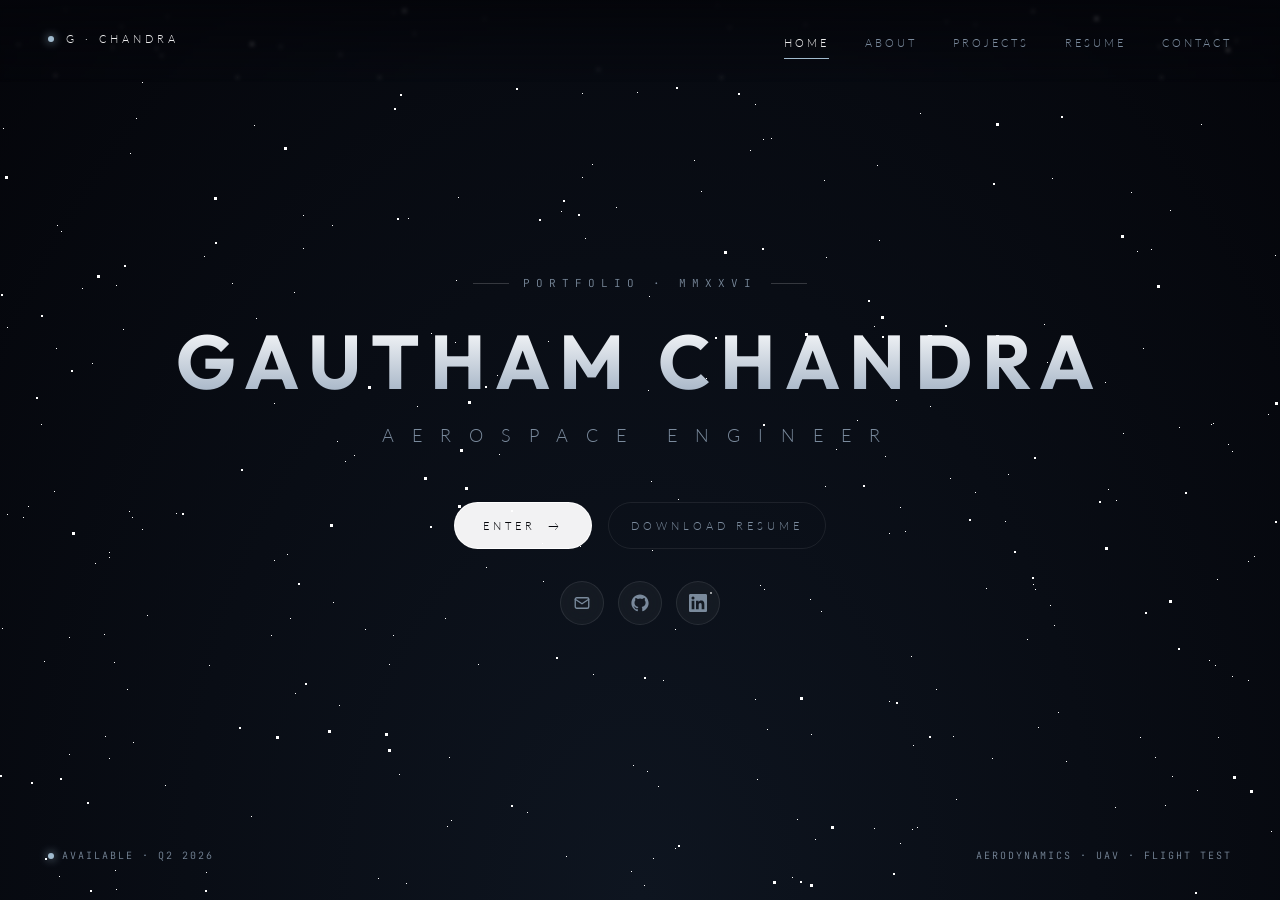
<file: index.html>
<!doctype html>
<html lang="en">
<head>
  <meta charset="utf-8" />
  <title>Gautham Chandra · Aerospace Engineer</title>
  <meta name="viewport" content="width=device-width, initial-scale=1" />
  <link rel="preconnect" href="https://fonts.googleapis.com" />
  <link rel="preconnect" href="https://fonts.gstatic.com" crossorigin />
  <link href="https://fonts.googleapis.com/css2?family=Lato:wght@100;300;400;700&family=JetBrains+Mono:wght@300;400&family=Outfit:wght@500;700&display=swap" rel="stylesheet" />
  <link rel="icon" type="image/svg+xml" href="favicon.svg" />
  <link rel="stylesheet" href="shared/site.css" />
  <style>
    body { overflow: hidden; }
    .hero {
      position: relative;
      width: 100vw;
      height: 100vh;
      display: flex;
      align-items: center;
      justify-content: center;
      flex-direction: column;
      text-align: center;
      padding: 0 24px;
      z-index: 2;
    }
    .hero .eyebrow {
      font-family: var(--mono);
      font-size: 11px;
      color: var(--fg-muted);
      letter-spacing: 6px;
      text-transform: uppercase;
      margin-bottom: 28px;
      display: flex;
      align-items: center;
      gap: 14px;
      justify-content: center;
    }
    .hero .eyebrow .line {
      width: 36px; height: 1px; background: var(--rule-strong);
      display: inline-block;
    }
    .hero h1 {
      margin: 0;
      font-weight: 200;
      font-size: clamp(36px, 6vw, 76px);
      letter-spacing: clamp(6px, 1.2vw, 14px);
      text-transform: uppercase;
      line-height: 1.1;
    }
    .hero h1 .name {
      display: block;
      font-family: 'Outfit', var(--sans);
      font-weight: 700;
      letter-spacing: clamp(4px, 0.8vw, 10px);
      background: linear-gradient(to bottom, white 0%, #9aabbf 100%);
      -webkit-background-clip: text;
      -webkit-text-fill-color: transparent;
      background-clip: text;
    }
    .hero h1 .role {
      display: block;
      font-size: clamp(14px, 1.6vw, 18px);
      letter-spacing: clamp(8px, 1.6vw, 18px);
      color: var(--fg-muted);
      margin-top: 22px;
      font-weight: 300;
    }
    .hero .actions {
      display: flex;
      gap: 16px;
      margin-top: 56px;
      justify-content: center;
      flex-wrap: wrap;
    }
    .hero .actions .btn-primary .arrow {
      transition: transform 0.3s cubic-bezier(0.2, 0.8, 0.2, 1);
      display: inline-block;
    }
    .hero .actions .btn-primary:hover .arrow {
      transform: translateX(4px);
    }
    .hero .socials {
      display: flex;
      gap: 14px;
      margin-top: 32px;
      justify-content: center;
    }
    .hero .socials a {
      width: 44px;
      height: 44px;
      display: inline-flex;
      align-items: center;
      justify-content: center;
      border-radius: 50%;
      color: var(--fg-muted);
      background: rgba(255, 255, 255, 0.04);
      border: 1px solid rgba(255, 255, 255, 0.09);
      backdrop-filter: blur(20px);
      -webkit-backdrop-filter: blur(20px);
      transition:
        transform 0.35s cubic-bezier(0.2, 0.8, 0.2, 1),
        color 0.25s ease,
        border-color 0.25s ease,
        background 0.25s ease;
    }
    .hero .socials a:hover {
      color: var(--fg);
      border-color: rgba(255, 255, 255, 0.25);
      background: rgba(255, 255, 255, 0.08);
      transform: translateY(-2px);
    }
    .hero .socials svg {
      width: 18px;
      height: 18px;
    }
    .hero .meta {
      position: absolute;
      bottom: 36px;
      left: 0; right: 0;
      display: flex;
      justify-content: space-between;
      padding: 0 48px;
      font-family: var(--mono);
      font-size: 10px;
      color: var(--fg-muted);
      letter-spacing: 2px;
      text-transform: uppercase;
    }
    .hero .meta .blink {
      width: 6px; height: 6px;
      background: var(--accent);
      border-radius: 50%;
      display: inline-block;
      margin-right: 8px;
      vertical-align: middle;
      animation: blink 2.4s ease-in-out infinite;
      box-shadow: 0 0 10px var(--accent);
    }
    @keyframes blink {
      0%, 100% { opacity: 0.3; }
      50% { opacity: 1; }
    }
    @media (max-width: 640px) {
      .hero .meta { padding: 0 24px; flex-direction: column; gap: 8px; align-items: center; }
    }
  </style>
</head>
<body>
  <nav class="nav">
    <a class="brand" href="index.html">
      <span class="dot"></span>
      <span>G &middot; CHANDRA</span>
    </a>
    <ul>
      <li><a class="active" href="index.html">Home</a></li>
      <li><a href="about.html">About</a></li>
      <li><a href="experience.html">Projects</a></li>
      <li><a href="resume.html">Resume</a></li>
      <li><a href="contact.html">Contact</a></li>
    </ul>
  </nav>

  <section class="hero">
    <div class="eyebrow">
      <span class="line"></span>
      <span>Portfolio &middot; MMXXVI</span>
      <span class="line"></span>
    </div>
    <h1>
      <span class="name">Gautham Chandra</span>
      <span class="role">Aerospace Engineer</span>
    </h1>
    <div class="actions">
      <a class="btn btn-primary" href="about.html">Enter <span class="arrow">&rarr;</span></a>
      <a class="btn btn-ghost" href="resume.html">Download Resume</a>
    </div>
    <div class="socials">
      <a href="mailto:chandra.gautham@gmail.com" aria-label="Email Gautham">
        <svg viewBox="0 0 24 24" fill="none" stroke="currentColor" stroke-width="1.8" stroke-linecap="round" stroke-linejoin="round">
          <rect x="3" y="5" width="18" height="14" rx="2"></rect>
          <path d="M3 7l9 6 9-6"></path>
        </svg>
      </a>
      <a href="https://github.com/Gautham004" target="_blank" rel="noopener" aria-label="GitHub">
        <svg viewBox="0 0 24 24" fill="currentColor">
          <path d="M12 .5C5.65.5.5 5.65.5 12c0 5.08 3.29 9.39 7.86 10.91.58.1.79-.25.79-.56v-2c-3.2.69-3.87-1.36-3.87-1.36-.53-1.34-1.29-1.7-1.29-1.7-1.05-.72.08-.7.08-.7 1.16.08 1.77 1.19 1.77 1.19 1.03 1.77 2.7 1.26 3.36.96.1-.75.4-1.26.73-1.55-2.55-.29-5.24-1.28-5.24-5.7 0-1.26.45-2.29 1.19-3.1-.12-.29-.52-1.47.11-3.06 0 0 .97-.31 3.18 1.19a11 11 0 0 1 5.79 0c2.21-1.5 3.18-1.19 3.18-1.19.63 1.59.23 2.77.11 3.06.74.81 1.19 1.84 1.19 3.1 0 4.43-2.69 5.41-5.25 5.69.41.36.78 1.05.78 2.12v3.14c0 .31.21.66.8.55C20.21 21.38 23.5 17.08 23.5 12 23.5 5.65 18.35.5 12 .5z"></path>
        </svg>
      </a>
      <a href="https://www.linkedin.com/in/gautham-chandra/" target="_blank" rel="noopener" aria-label="LinkedIn">
        <svg viewBox="0 0 24 24" fill="currentColor">
          <path d="M20.45 20.45h-3.55v-5.56c0-1.33-.03-3.04-1.85-3.04-1.85 0-2.14 1.45-2.14 2.94v5.66H9.36V9h3.41v1.56h.05c.47-.9 1.63-1.85 3.36-1.85 3.59 0 4.26 2.36 4.26 5.43v6.31zM5.34 7.43a2.06 2.06 0 1 1 0-4.12 2.06 2.06 0 0 1 0 4.12zM7.12 20.45H3.56V9h3.56v11.45zM22.23 0H1.77C.79 0 0 .77 0 1.72v20.56C0 23.23.79 24 1.77 24h20.46c.98 0 1.77-.77 1.77-1.72V1.72C24 .77 23.21 0 22.23 0z"></path>
        </svg>
      </a>
    </div>
    <div class="meta">
      <div><span class="blink"></span>Available &middot; Q2 2026</div>
      <div>Aerodynamics &middot; UAV &middot; Flight Test</div>
    </div>
  </section>

  <script src="shared/stars.js"></script>
  <script>
    mountStars({ density: 'full', speed: 1, dim: 0 });
  </script>
</body>
</html>
</file>
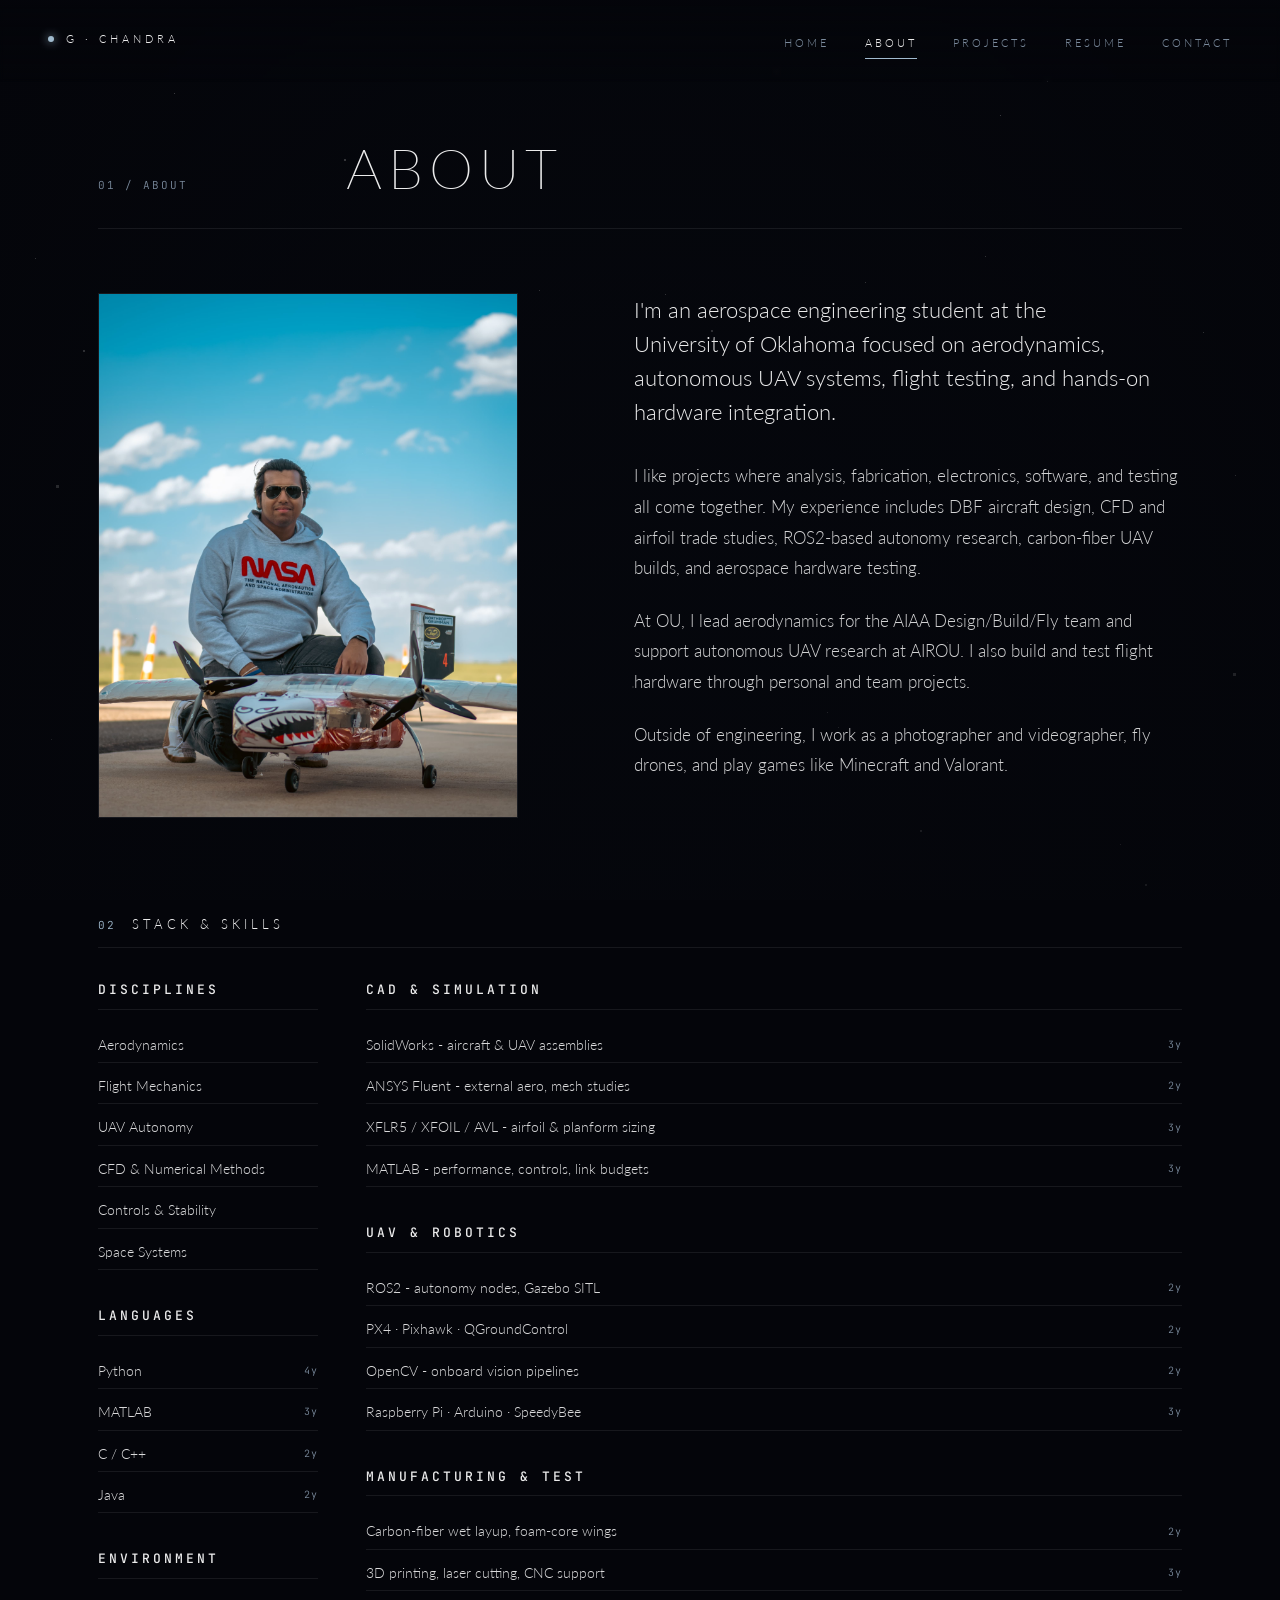
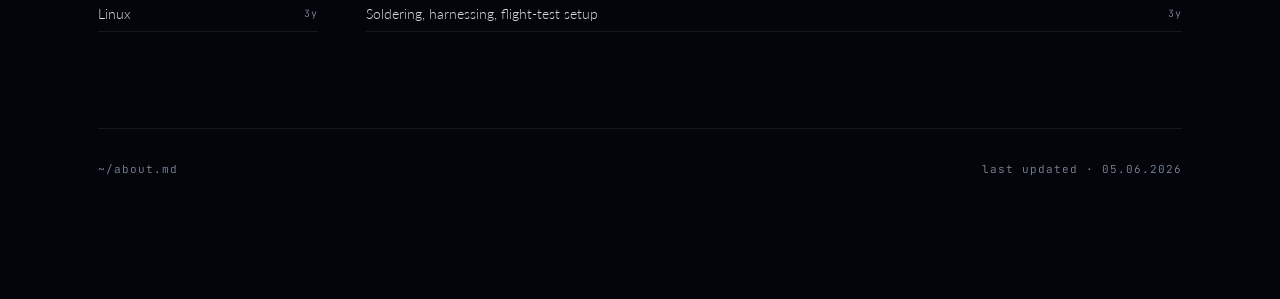
<file: about.html>
<!doctype html>
<html lang="en">
<head>
  <meta charset="utf-8" />
  <title>About - Gautham Chandra</title>
  <meta name="viewport" content="width=device-width, initial-scale=1" />
  <link rel="preconnect" href="https://fonts.googleapis.com" />
  <link rel="preconnect" href="https://fonts.gstatic.com" crossorigin />
  <link href="https://fonts.googleapis.com/css2?family=Lato:wght@100;300;400;700&family=JetBrains+Mono:wght@300;400&display=swap" rel="stylesheet" />
  <link rel="icon" type="image/svg+xml" href="favicon.svg" />
  <link rel="stylesheet" href="shared/site.css" />
  <style>
    .intro {
      display: grid;
      grid-template-columns: 1fr 1.2fr;
      gap: 80px;
      align-items: start;
      margin-bottom: 96px;
    }
    .portrait {
      aspect-ratio: 4/5;
      width: 100%;
      max-width: 420px;
    }
    .portrait .ph { width: 100%; height: 100%; }
    .intro .body {
      font-size: 17px;
      line-height: 1.8;
      color: rgba(255,255,255,0.82);
      font-weight: 300;
    }
    .intro .body p { margin: 0 0 22px; text-wrap: pretty; }
    .intro .body .lede {
      font-size: 22px;
      line-height: 1.55;
      color: var(--fg);
      font-weight: 300;
      margin-bottom: 32px;
    }
    .quick-facts {
      display: grid;
      grid-template-columns: 1fr;
      gap: 1px;
      background: var(--rule);
      border-top: 1px solid var(--rule);
      border-bottom: 1px solid var(--rule);
      margin-bottom: 96px;
    }
    .quick-facts .fact {
      background: var(--bg);
      padding: 28px 24px;
    }
    .quick-facts .fact .label {
      font-family: var(--mono);
      font-size: 10px;
      color: var(--fg-muted);
      letter-spacing: 2px;
      text-transform: uppercase;
      margin-bottom: 12px;
    }
    .quick-facts .fact .value {
      font-size: 28px;
      font-weight: 200;
      letter-spacing: 1px;
    }
    .quick-facts .fact .sub {
      font-family: var(--mono);
      font-size: 11px;
      color: var(--fg-muted);
      margin-top: 6px;
    }

    .skills {
      display: grid;
      grid-template-columns: 220px 1fr;
      gap: 48px;
      margin-bottom: 96px;
    }
    .skills .col h3 {
      font-family: var(--mono);
      font-size: 13px;
      color: var(--fg);
      letter-spacing: 3px;
      text-transform: uppercase;
      margin: 0 0 18px;
      font-weight: 500;
      padding-bottom: 8px;
      border-bottom: 1px solid var(--rule);
    }
    .skills .col h3:not(:first-child) { margin-top: 36px; }
    .skills .col ul {
      margin: 0; padding: 0; list-style: none;
      display: flex; flex-direction: column; gap: 6px;
    }
    .skills .col li {
      font-size: 14px;
      color: rgba(255,255,255,0.85);
      display: flex;
      justify-content: space-between;
      align-items: center;
      padding: 6px 0;
      border-bottom: 1px solid var(--rule);
    }
    .skills .col li .yrs {
      font-family: var(--mono);
      font-size: 10px;
      color: var(--fg-muted);
      letter-spacing: 1px;
    }

    @media (max-width: 900px) {
      .intro { grid-template-columns: 1fr; gap: 32px; }
      .skills { grid-template-columns: 1fr; gap: 24px; }
    }
  </style>
</head>
<body>
  <nav class="nav">
    <a class="brand" href="index.html">
      <span class="dot"></span>
      <span>G &middot; CHANDRA</span>
    </a>
    <ul>
      <li><a href="index.html">Home</a></li>
      <li><a class="active" href="about.html">About</a></li>
      <li><a href="experience.html">Projects</a></li>
      <li><a href="resume.html">Resume</a></li>
      <li><a href="contact.html">Contact</a></li>
    </ul>
  </nav>

  <main class="page">
    <div class="page-inner">
      <header class="page-head">
        <div class="kicker">01 / About</div>
        <h1>About</h1>
      </header>

      <section class="intro">
        <div class="portrait">
          <img src="assets/my_image.jpg" alt="Gautham Chandra portrait" style="width:100%;height:100%;object-fit:cover;display:block;border:1px solid var(--rule);" />
        </div>
        <div class="body">
          <p class="lede">
            I'm an aerospace engineering student at the University of
            Oklahoma focused on aerodynamics, autonomous UAV systems,
            flight testing, and hands-on hardware integration.
          </p>
          <p>
            I like projects where analysis, fabrication, electronics,
            software, and testing all come together. My experience
            includes DBF aircraft design, CFD and airfoil trade studies,
            ROS2-based autonomy research, carbon-fiber UAV builds, and
            aerospace hardware testing.
          </p>
          <p>
            At OU, I lead aerodynamics for the AIAA Design/Build/Fly team
            and support autonomous UAV research at AIROU. I also build
            and test flight hardware through personal and team projects.
          </p>
          <p>
            Outside of engineering, I work as a photographer and
            videographer, fly drones, and play games like Minecraft and
            Valorant.
          </p>
        </div>
      </section>

      <section>
        <div class="section-head">
          <span class="num">02</span>
          <h2>Stack &amp; Skills</h2>
        </div>
        <div class="skills">
          <div class="col">
            <h3>Disciplines</h3>
            <ul>
              <li>Aerodynamics</li>
              <li>Flight Mechanics</li>
              <li>UAV Autonomy</li>
              <li>CFD &amp; Numerical Methods</li>
              <li>Controls &amp; Stability</li>
              <li>Space Systems</li>
            </ul>
            <h3>Languages</h3>
            <ul>
              <li>Python <span class="yrs">4y</span></li>
              <li>MATLAB <span class="yrs">3y</span></li>
              <li>C / C++ <span class="yrs">2y</span></li>
              <li>Java <span class="yrs">2y</span></li>
            </ul>
            <h3>Environment</h3>
            <ul>
              <li>Linux <span class="yrs">3y</span></li>
            </ul>
          </div>
          <div class="col">
            <h3>CAD &amp; Simulation</h3>
            <ul>
              <li>SolidWorks - aircraft &amp; UAV assemblies <span class="yrs">3y</span></li>
              <li>ANSYS Fluent - external aero, mesh studies <span class="yrs">2y</span></li>
              <li>XFLR5 / XFOIL / AVL - airfoil &amp; planform sizing <span class="yrs">3y</span></li>
              <li>MATLAB - performance, controls, link budgets <span class="yrs">3y</span></li>
            </ul>
            <h3>UAV &amp; Robotics</h3>
            <ul>
              <li>ROS2 - autonomy nodes, Gazebo SITL <span class="yrs">2y</span></li>
              <li>PX4 &middot; Pixhawk &middot; QGroundControl <span class="yrs">2y</span></li>
              <li>OpenCV - onboard vision pipelines <span class="yrs">2y</span></li>
              <li>Raspberry Pi &middot; Arduino &middot; SpeedyBee <span class="yrs">3y</span></li>
            </ul>
            <h3>Manufacturing &amp; Test</h3>
            <ul>
              <li>Carbon-fiber wet layup, foam-core wings <span class="yrs">2y</span></li>
              <li>3D printing, laser cutting, CNC support <span class="yrs">3y</span></li>
              <li>Soldering, harnessing, flight-test setup <span class="yrs">3y</span></li>
            </ul>
          </div>
        </div>
      </section>

      <div class="foot">
        <span>~/about.md</span>
        <span>last updated &middot; 05.06.2026</span>
      </div>
    </div>
  </main>

  <script src="shared/stars.js"></script>
  <script>
    mountStars({ density: 'soft', speed: 0.6, dim: 0.92 });
  </script>
</body>
</html>
</file>
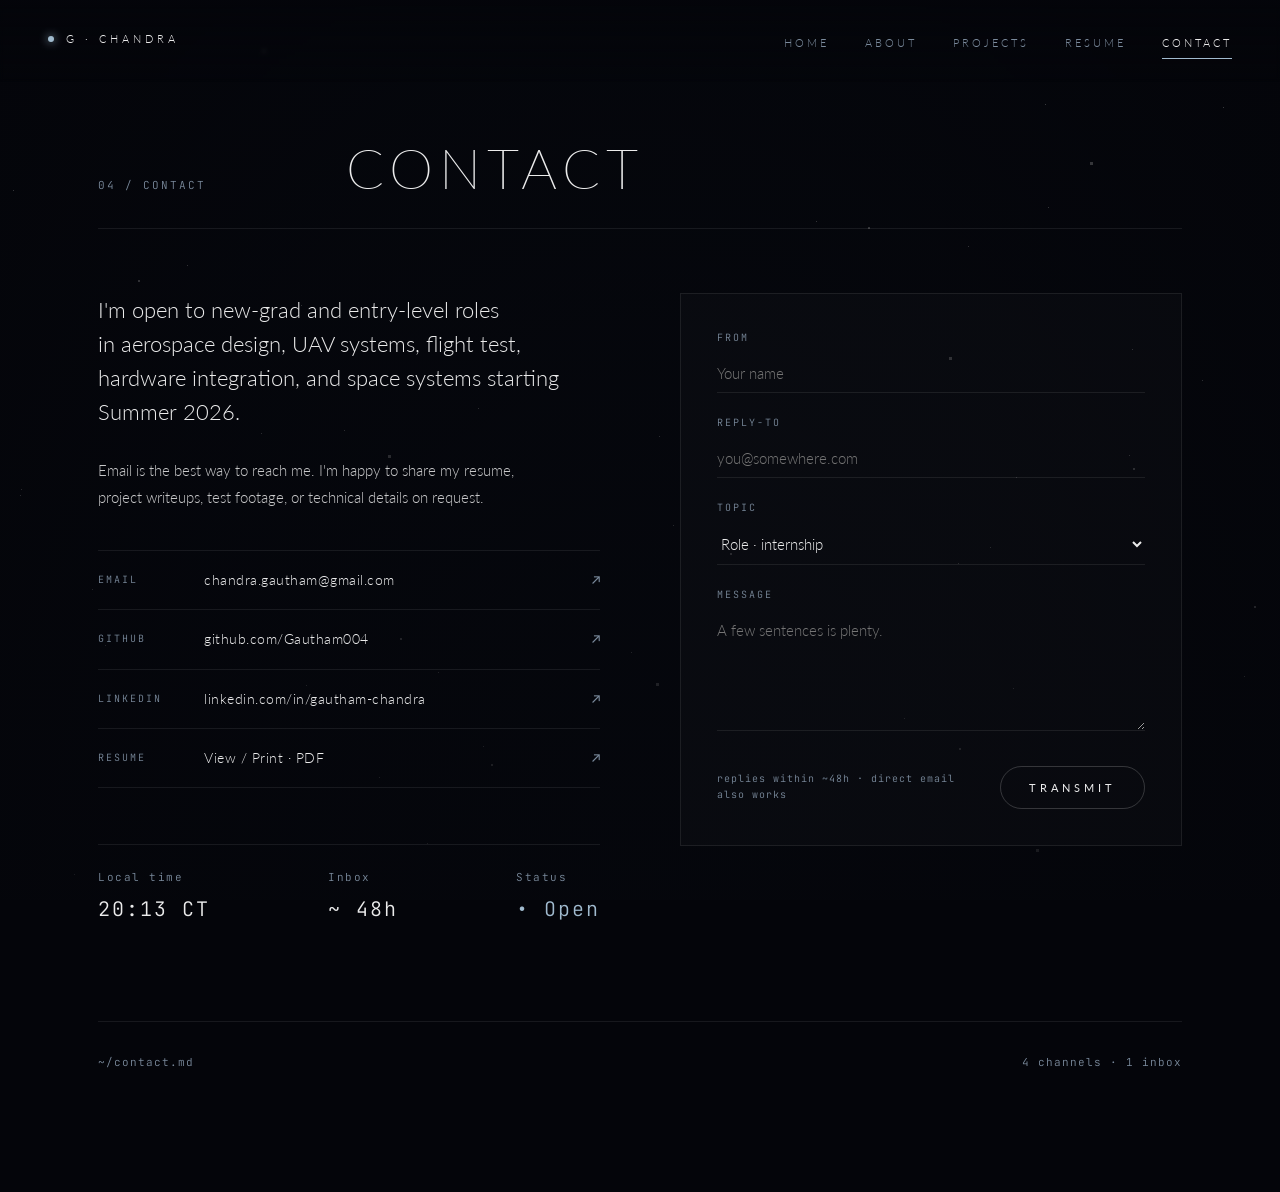
<file: contact.html>
<!doctype html>
<html lang="en">
<head>
  <meta charset="utf-8" />
  <title>Contact · Gautham Chandra</title>
  <meta name="viewport" content="width=device-width, initial-scale=1" />
  <link rel="preconnect" href="https://fonts.googleapis.com" />
  <link rel="preconnect" href="https://fonts.gstatic.com" crossorigin />
  <link href="https://fonts.googleapis.com/css2?family=Lato:wght@100;300;400;700&family=JetBrains+Mono:wght@300;400&display=swap" rel="stylesheet" />
  <link rel="icon" type="image/svg+xml" href="favicon.svg" />
  <link rel="stylesheet" href="shared/site.css" />
  <style>
    .contact-grid {
      display: grid;
      grid-template-columns: 1fr 1fr;
      gap: 80px;
      align-items: start;
    }
    .contact-intro .lede {
      font-size: 22px;
      line-height: 1.55;
      font-weight: 300;
      margin: 0 0 28px;
      color: var(--fg);
      text-wrap: pretty;
    }
    .contact-intro p {
      font-size: 15px;
      color: rgba(255,255,255,0.78);
      line-height: 1.75;
      margin: 0 0 18px;
      max-width: 50ch;
    }
    .channels {
      margin-top: 40px;
      display: flex;
      flex-direction: column;
      gap: 0;
      border-top: 1px solid var(--rule);
    }
    .channel {
      display: grid;
      grid-template-columns: 90px 1fr auto;
      gap: 16px;
      align-items: center;
      padding: 18px 0;
      border-bottom: 1px solid var(--rule);
      transition: padding-left 0.2s ease;
    }
    .channel:hover { padding-left: 8px; }
    .channel .lab {
      font-family: var(--mono);
      font-size: 10px;
      color: var(--fg-muted);
      letter-spacing: 2px;
      text-transform: uppercase;
    }
    .channel .val {
      font-size: 14px;
      color: var(--fg);
      letter-spacing: 0.5px;
    }
    .channel .arr {
      font-family: var(--mono);
      color: var(--fg-muted);
      font-size: 14px;
      transition: transform 0.2s ease, color 0.2s ease;
    }
    .channel:hover .arr { transform: translateX(4px); color: var(--accent); }

    /* form */
    form.compose {
      border: 1px solid var(--rule);
      padding: 36px;
      background: rgba(255,255,255,0.02);
    }
    .field { margin-bottom: 22px; }
    .field label {
      display: block;
      font-family: var(--mono);
      font-size: 10px;
      color: var(--fg-muted);
      letter-spacing: 2px;
      text-transform: uppercase;
      margin-bottom: 8px;
    }
    .field input, .field textarea, .field select {
      width: 100%;
      background: transparent;
      border: 0;
      border-bottom: 1px solid var(--rule);
      color: var(--fg);
      font-family: var(--sans);
      font-size: 15px;
      padding: 10px 0;
      outline: none;
      transition: border-color 0.2s ease;
      font-weight: 300;
    }
    .field input:focus, .field textarea:focus, .field select:focus {
      border-color: var(--accent);
    }
    .field textarea { resize: vertical; min-height: 120px; }
    .field select option { background: var(--bg); color: var(--fg); }

    .compose-foot {
      display: flex; justify-content: space-between; align-items: center;
      margin-top: 28px;
      gap: 16px;
    }
    .compose-foot .hint {
      font-family: var(--mono);
      font-size: 10px;
      color: var(--fg-muted);
      letter-spacing: 1px;
    }

    .sent {
      text-align: center;
      padding: 48px 24px;
    }
    .sent .check {
      width: 56px; height: 56px;
      border: 1px solid var(--accent);
      border-radius: 50%;
      display: flex; align-items: center; justify-content: center;
      margin: 0 auto 20px;
      font-size: 22px;
      color: var(--accent);
    }
    .sent h3 {
      margin: 0 0 8px;
      font-weight: 300;
      letter-spacing: 2px;
      text-transform: uppercase;
      font-size: 16px;
    }
    .sent p {
      font-family: var(--mono);
      font-size: 12px;
      color: var(--fg-muted);
      letter-spacing: 1px;
    }

    .clock {
      margin-top: 56px;
      display: flex;
      justify-content: space-between;
      gap: 24px;
      flex-wrap: wrap;
      padding-top: 24px;
      border-top: 1px solid var(--rule);
    }
    .clock .item {
      font-family: var(--mono);
      font-size: 11px;
      color: var(--fg-muted);
      letter-spacing: 1.5px;
    }
    .clock .item .v {
      display: block;
      color: var(--fg);
      font-size: 20px;
      letter-spacing: 2px;
      margin-top: 6px;
      font-weight: 300;
    }

    @media (max-width: 900px) {
      .contact-grid { grid-template-columns: 1fr; gap: 40px; }
      form.compose { padding: 24px; }
    }
  </style>
</head>
<body>
  <nav class="nav">
    <a class="brand" href="index.html">
      <span class="dot"></span>
      <span>G &middot; CHANDRA</span>
    </a>
    <ul>
      <li><a href="index.html">Home</a></li>
      <li><a href="about.html">About</a></li>
      <li><a href="experience.html">Projects</a></li>
      <li><a href="resume.html">Resume</a></li>
      <li><a class="active" href="contact.html">Contact</a></li>
    </ul>
  </nav>

  <main class="page">
    <div class="page-inner">
      <header class="page-head">
        <div class="kicker">04 / Contact</div>
        <h1>Contact</h1>
      </header>

      <div class="contact-grid">
        <section class="contact-intro">
          <p class="lede">
            I'm open to new-grad and entry-level roles in aerospace design,
            UAV systems, flight test, hardware integration, and space
            systems starting Summer 2026.
          </p>
          <p>
            Email is the best way to reach me. I'm happy to share my resume,
            project writeups, test footage, or technical details on request.
          </p>

          <div class="channels">
            <a class="channel" href="mailto:chandra.gautham@gmail.com">
              <span class="lab">Email</span>
              <span class="val">chandra.gautham@gmail.com</span>
              <span class="arr">&nearr;</span>
            </a>
            <a class="channel" href="https://github.com/Gautham004" target="_blank" rel="noopener">
              <span class="lab">GitHub</span>
              <span class="val">github.com/Gautham004</span>
              <span class="arr">&nearr;</span>
            </a>
            <a class="channel" href="https://www.linkedin.com/in/gautham-chandra/" target="_blank" rel="noopener">
              <span class="lab">LinkedIn</span>
              <span class="val">linkedin.com/in/gautham-chandra</span>
              <span class="arr">&nearr;</span>
            </a>
            <a class="channel" href="resume.html">
              <span class="lab">Resume</span>
              <span class="val">View / Print &middot; PDF</span>
              <span class="arr">&nearr;</span>
            </a>
          </div>

          <div class="clock">
            <div class="item">
              Local time
              <span class="v" id="clock">--:--</span>
            </div>
            <div class="item">
              Inbox
              <span class="v">~ 48h</span>
            </div>
            <div class="item">
              Status
              <span class="v" style="color: var(--accent);">&bull; Open</span>
            </div>
          </div>
        </section>

        <section>
          <form class="compose" id="form">
            <div class="field">
              <label for="name">From</label>
              <input id="name" name="name" type="text" placeholder="Your name" required />
            </div>
            <div class="field">
              <label for="email">Reply-to</label>
              <input id="email" name="email" type="email" placeholder="you@somewhere.com" required />
            </div>
            <div class="field">
              <label for="topic">Topic</label>
              <select id="topic" name="topic">
                <option>Role &middot; internship</option>
                <option>Role &middot; new grad / full-time</option>
                <option>Research / collaboration</option>
                <option>Project question</option>
                <option>Just saying hi</option>
              </select>
            </div>
            <div class="field">
              <label for="msg">Message</label>
              <textarea id="msg" name="msg" placeholder="A few sentences is plenty." required></textarea>
            </div>
            <div class="compose-foot">
              <span class="hint">replies within ~48h &middot; direct email also works</span>
              <button class="btn" type="submit">Transmit</button>
            </div>
          </form>
        </section>
      </div>

      <div class="foot">
        <span>~/contact.md</span>
        <span>4 channels &middot; 1 inbox</span>
      </div>
    </div>
  </main>

  <script src="shared/stars.js"></script>
  <script>
    mountStars({ density: 'soft', speed: 0.5, dim: 0.92 });

    // Local clock (Norman, OK, Central Time)
    function tick() {
      const now = new Date();
      const f = new Intl.DateTimeFormat('en-US', {
        timeZone: 'America/Chicago',
        hour: '2-digit', minute: '2-digit', hour12: false
      });
      document.getElementById('clock').textContent = f.format(now) + ' CT';
    }
    tick();
    setInterval(tick, 30000);

    // Form submit, Formspree
    // Setup: go to formspree.io, create a free form, paste your endpoint below
    const FORMSPREE_ENDPOINT = 'https://formspree.io/f/xpqbnzkg';

    const form = document.getElementById('form');
    form.addEventListener('submit', async (e) => {
      e.preventDefault();
      const data = Object.fromEntries(new FormData(form).entries());
      if (!data.name || !data.email || !data.msg) return;
      const btn = form.querySelector('button[type=submit]');
      btn.disabled = true;
      btn.textContent = 'Transmitting…';
      try {
        const res = await fetch(FORMSPREE_ENDPOINT, {
          method: 'POST',
          headers: { 'Accept': 'application/json' },
          body: new FormData(form)
        });
        if (res.ok) {
          form.innerHTML = `
            <div class="sent">
              <div class="check">&check;</div>
              <h3>Transmitted</h3>
              <p>Reply within ~48h. Thanks, ${data.name.split(' ')[0]}.</p>
            </div>
          `;
        } else {
          btn.disabled = false;
          btn.textContent = 'Transmit';
          alert('Something went wrong. Please email me directly.');
        }
      } catch {
        btn.disabled = false;
        btn.textContent = 'Transmit';
        alert('Network error. Please email me directly.');
      }
    });
  </script>
</body>
</html>
</file>
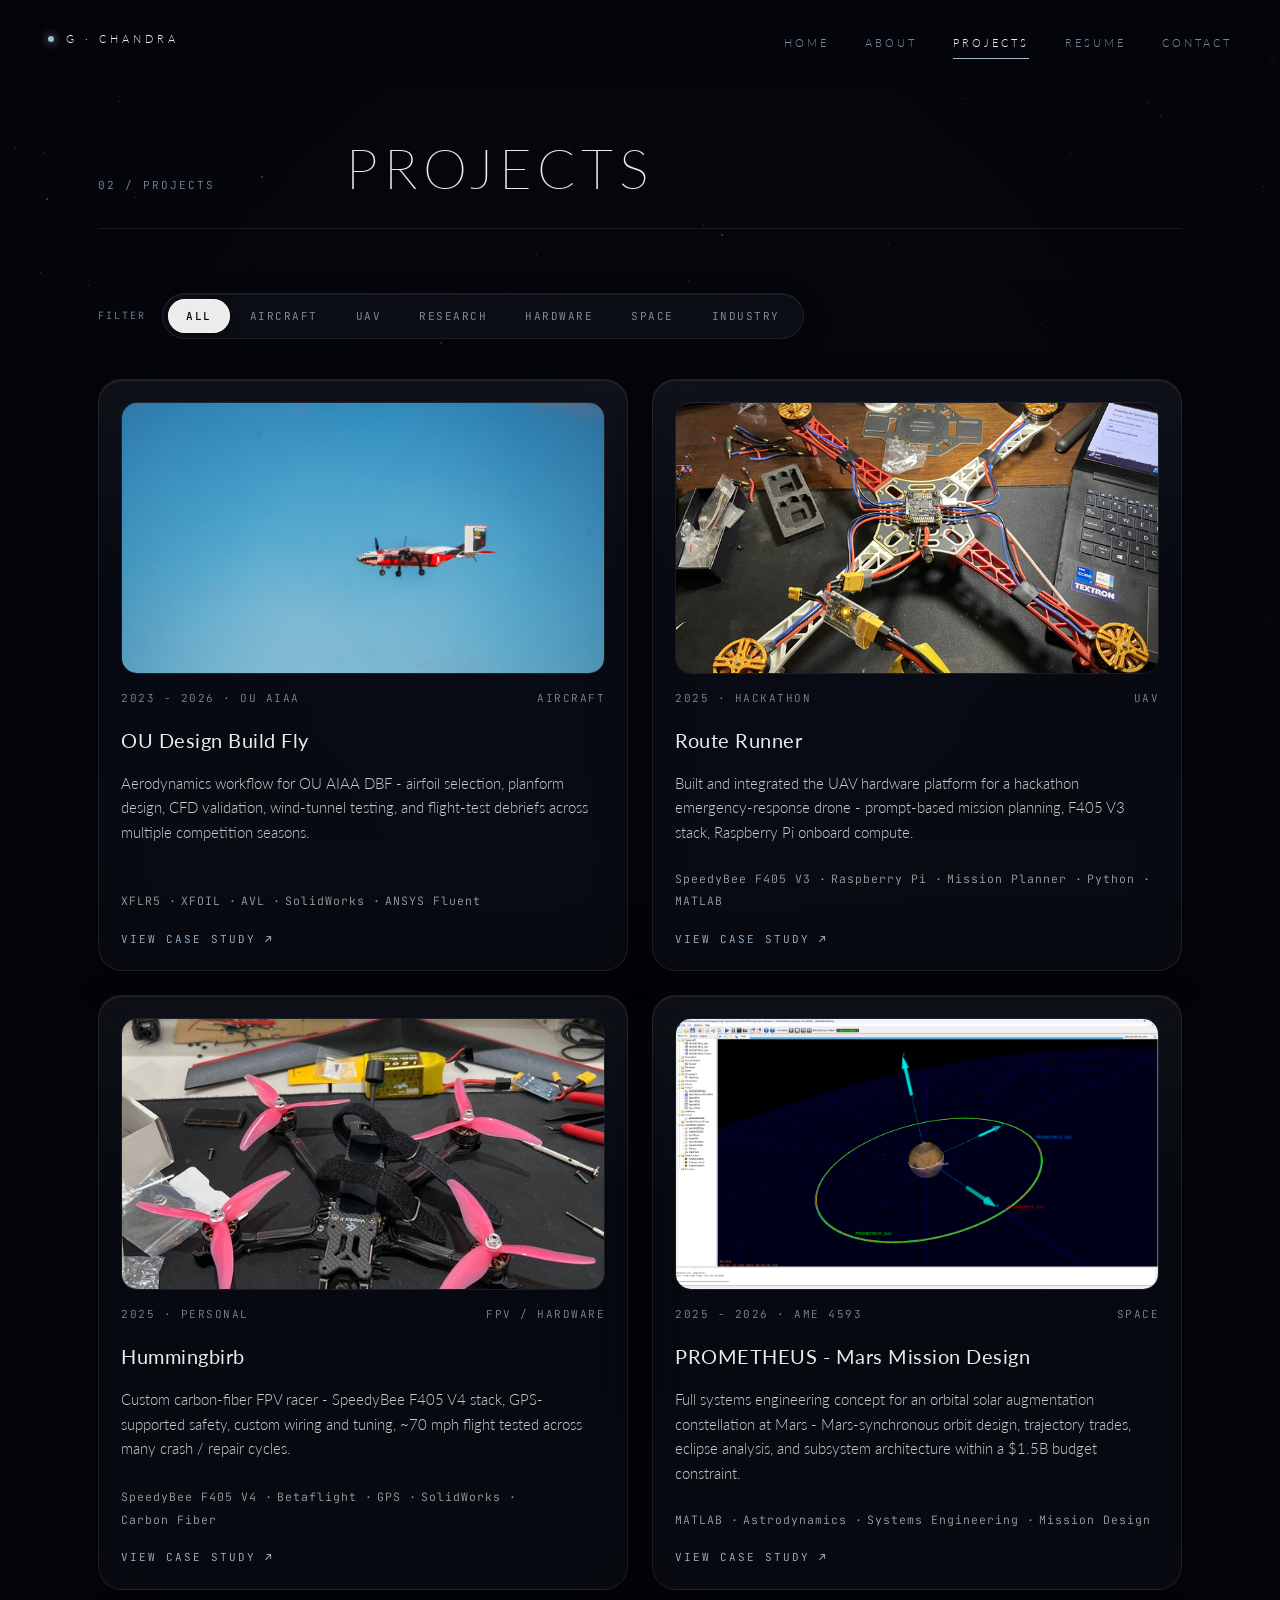
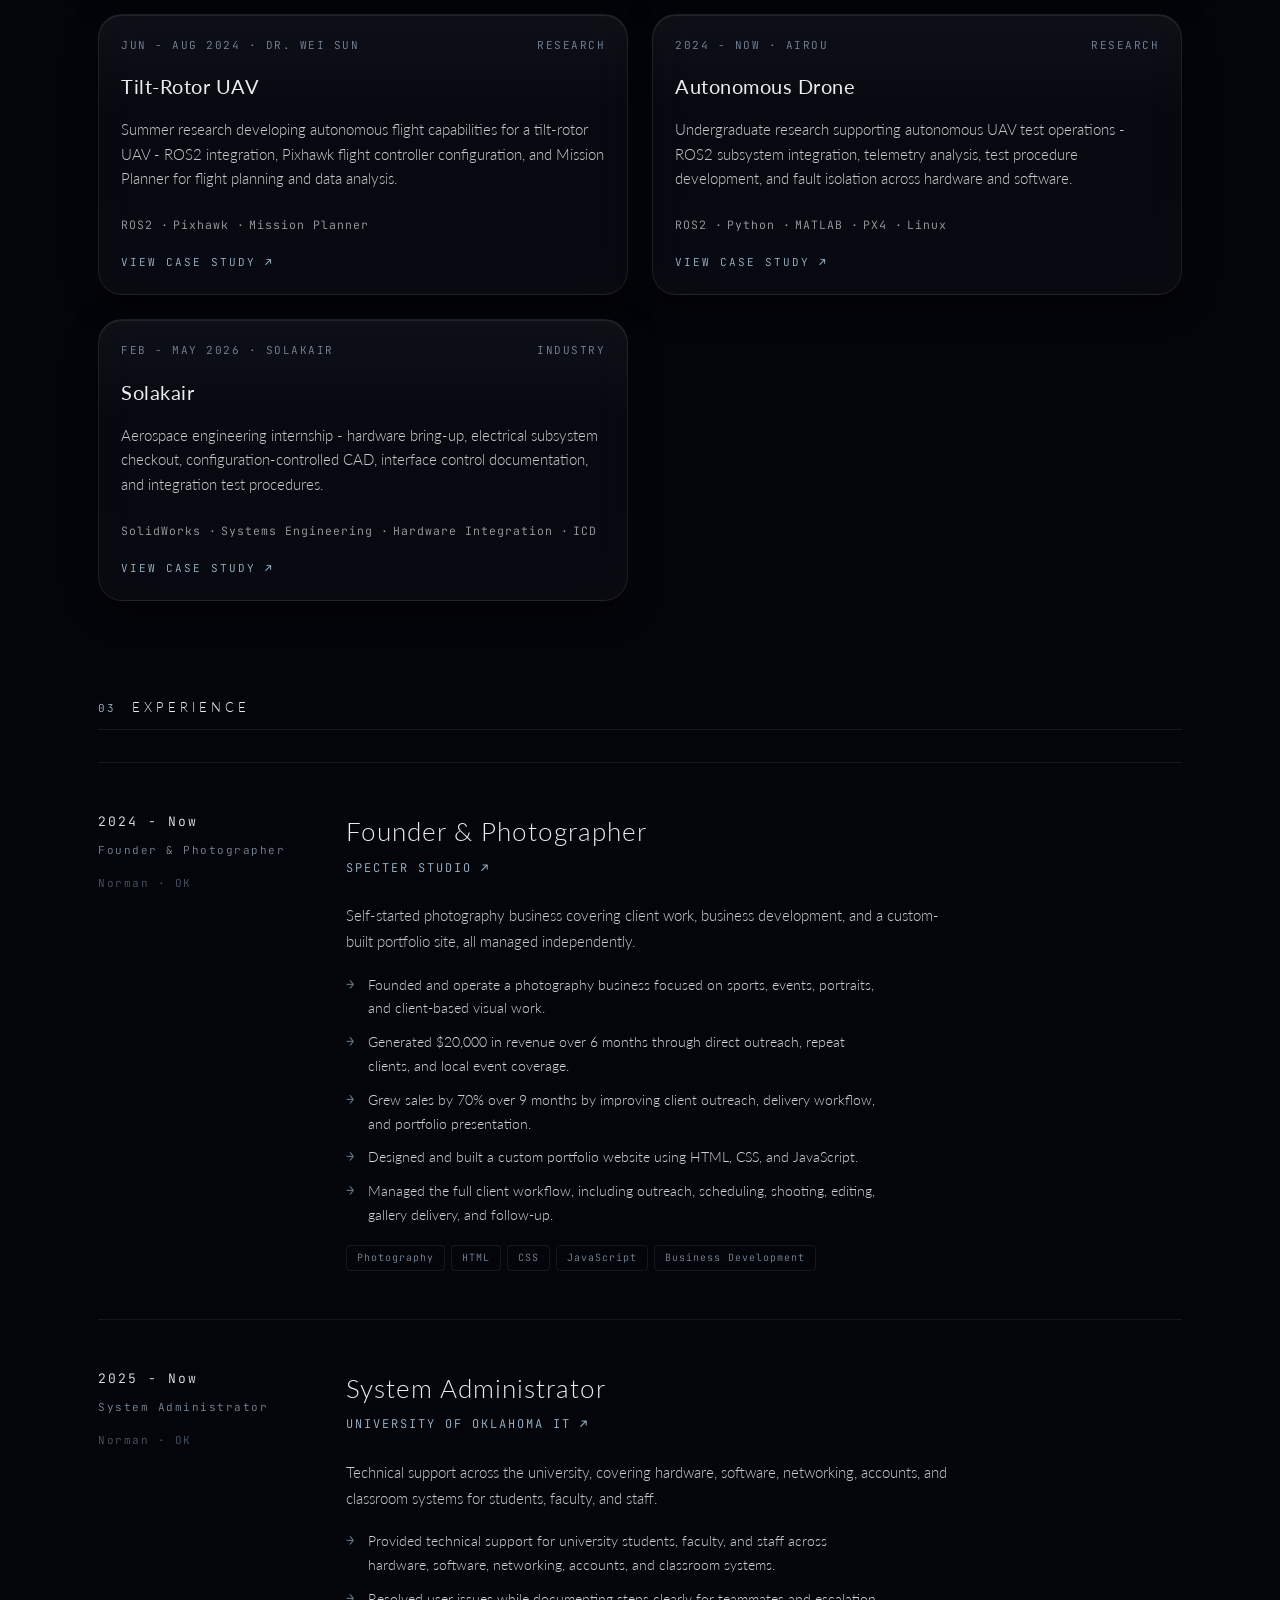
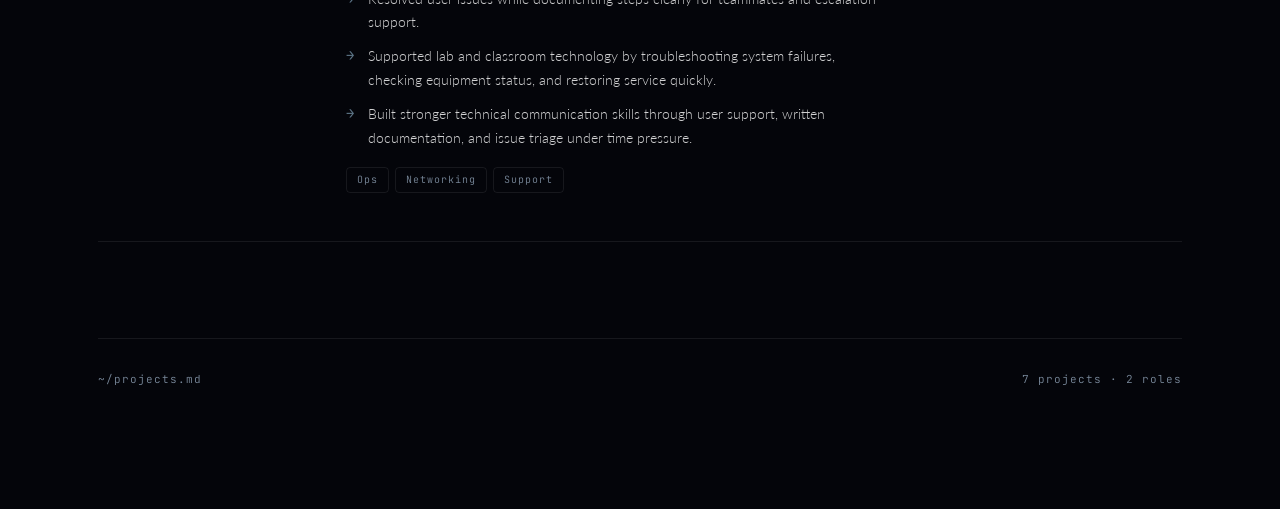
<file: experience.html>
<!doctype html>
<html lang="en">
<head>
  <meta charset="utf-8" />
  <title>Projects · Gautham Chandra</title>
  <meta name="viewport" content="width=device-width, initial-scale=1" />
  <link rel="preconnect" href="https://fonts.googleapis.com" />
  <link rel="preconnect" href="https://fonts.gstatic.com" crossorigin />
  <link href="https://fonts.googleapis.com/css2?family=Lato:wght@100;300;400;700&family=JetBrains+Mono:wght@300;400&display=swap" rel="stylesheet" />
  <link rel="icon" type="image/svg+xml" href="favicon.svg" />
  <link rel="stylesheet" href="shared/site.css" />
  <style>
    /* Filter bar: Liquid Glass pill group with sliding indicator */
    .filter-bar {
      display: flex;
      align-items: center;
      gap: 16px;
      flex-wrap: wrap;
      margin-bottom: 40px;
    }
    .filter-bar .label {
      font-family: var(--mono);
      font-size: 10px;
      color: var(--fg-muted);
      letter-spacing: 2px;
      text-transform: uppercase;
    }
    .filter-pills {
      position: relative;
      display: inline-flex;
      align-items: center;
      gap: 2px;
      padding: 5px;
      border-radius: 999px;
      background: rgba(255, 255, 255, 0.035);
      border: 1px solid rgba(255, 255, 255, 0.08);
      backdrop-filter: blur(25px) saturate(180%);
      -webkit-backdrop-filter: blur(25px) saturate(180%);
      box-shadow:
        0 8px 24px rgba(0, 0, 0, 0.35),
        inset 0 1px 0 rgba(255, 255, 255, 0.05);
      overflow: hidden;
    }
    .filter-indicator {
      position: absolute;
      top: 5px;
      bottom: 5px;
      left: 0;
      width: 0;
      border-radius: 999px;
      background: rgba(255, 255, 255, 0.92);
      box-shadow:
        0 2px 10px rgba(0, 0, 0, 0.45),
        inset 0 0 0 1px rgba(255, 255, 255, 0.5);
      transition:
        left 0.45s cubic-bezier(0.2, 0.8, 0.2, 1),
        width 0.45s cubic-bezier(0.2, 0.8, 0.2, 1);
      pointer-events: none;
      z-index: 0;
    }
    .chip {
      position: relative;
      z-index: 1;
      font-family: var(--mono);
      font-size: 11px;
      color: var(--fg-muted);
      letter-spacing: 1.5px;
      padding: 10px 18px;
      border: none;
      border-radius: 999px;
      background: transparent;
      cursor: pointer;
      text-transform: uppercase;
      white-space: nowrap;
      transition: color 0.35s cubic-bezier(0.2, 0.8, 0.2, 1);
    }
    .chip:hover { color: var(--fg); }
    .chip.active {
      color: #04050A;
      font-weight: 500;
    }
    .chip:focus-visible {
      outline: 2px solid var(--accent);
      outline-offset: 3px;
    }

    /* Projects grid: Liquid Glass cards with nested thumbnails */
    .project-grid {
      display: grid;
      grid-template-columns: repeat(2, 1fr);
      gap: 24px;
    }
    .project {
      position: relative;
      display: flex;
      flex-direction: column;
      gap: 16px;
      padding: 22px;
      color: var(--fg);
      border-radius: 24px;
      background:
        linear-gradient(180deg,
          rgba(255, 255, 255, 0.05) 0%,
          rgba(255, 255, 255, 0.018) 35%,
          rgba(255, 255, 255, 0.022) 100%);
      border: 1px solid rgba(255, 255, 255, 0.08);
      backdrop-filter: blur(24px) saturate(170%);
      -webkit-backdrop-filter: blur(24px) saturate(170%);
      box-shadow:
        0 10px 32px rgba(0, 0, 0, 0.45),
        inset 0 1px 0 rgba(255, 255, 255, 0.08);
      transition:
        transform 0.45s cubic-bezier(0.2, 0.8, 0.2, 1),
        box-shadow 0.45s cubic-bezier(0.2, 0.8, 0.2, 1),
        border-color 0.35s ease,
        opacity 0.4s ease,
        filter 0.4s ease;
    }
    .project:hover {
      transform: translateY(-4px);
      border-color: rgba(255, 255, 255, 0.16);
      box-shadow:
        0 20px 48px rgba(0, 0, 0, 0.6),
        inset 0 1px 0 rgba(255, 255, 255, 0.12);
    }
    .project.hidden { display: none; }
    .project .ph { aspect-ratio: 16/9; border-radius: 16px; }
    .project .project-thumb {
      width: 100%;
      aspect-ratio: 16/9;
      object-fit: cover;
      display: block;
      border-radius: 16px;
      border: 1px solid rgba(255, 255, 255, 0.08);
    }
    .project .meta {
      display: flex; justify-content: space-between; align-items: center;
      font-family: var(--mono);
      font-size: 11px;
      color: var(--fg-muted);
      letter-spacing: 1.5px;
      text-transform: uppercase;
    }
    .project h4 {
      margin: 0;
      font-size: 20px;
      font-weight: 400;
      letter-spacing: 0.5px;
    }
    .project p {
      margin: 0;
      font-size: 14.5px;
      color: rgba(255,255,255,0.78);
      line-height: 1.7;
    }
    .project .stack {
      display: flex; flex-wrap: wrap; gap: 4px;
      margin-top: auto;
      padding-top: 8px;
    }
    .project .stack span {
      font-family: var(--mono);
      font-size: 11.5px;
      color: rgba(255,255,255,0.62);
      letter-spacing: 1px;
    }
    .project .stack span:not(:last-child)::after { content: ' \00B7 '; }
    .project .open {
      font-family: var(--mono);
      font-size: 11px;
      color: var(--accent);
      letter-spacing: 2px;
      text-transform: uppercase;
      margin-top: 4px;
    }

    /* Experience timeline */
    .experience-block { margin-top: 96px; }
    .timeline {
      display: flex;
      flex-direction: column;
      gap: 0;
    }
    .role {
      display: grid;
      grid-template-columns: 200px 1fr;
      gap: 48px;
      padding: 48px 0;
      border-top: 1px solid var(--rule);
    }
    .role:last-child { border-bottom: 1px solid var(--rule); }
    .role .when {
      font-family: var(--mono);
      font-size: 11px;
      color: var(--fg-muted);
      letter-spacing: 1.5px;
      line-height: 1.7;
    }
    .role .when .yr {
      color: var(--fg);
      font-size: 13px;
      letter-spacing: 2px;
      display: block;
      margin-bottom: 8px;
    }
    .role .when .loc { display: block; margin-top: 14px; color: var(--fg-dim); }
    .role .body h3 {
      margin: 0 0 6px;
      font-size: 26px;
      font-weight: 300;
      letter-spacing: 1px;
    }
    .role .body .co {
      font-family: var(--mono);
      font-size: 12px;
      color: var(--accent);
      letter-spacing: 2px;
      text-transform: uppercase;
      margin-bottom: 24px;
    }
    .role .body p {
      margin: 0 0 18px;
      font-size: 15px;
      line-height: 1.75;
      color: rgba(255,255,255,0.78);
      max-width: 68ch;
    }
    .role .body ul.bullets {
      margin: 0 0 18px;
      padding: 0;
      list-style: none;
      display: flex;
      flex-direction: column;
      gap: 10px;
    }
    .role .body ul.bullets li {
      font-size: 14px;
      line-height: 1.7;
      color: rgba(255,255,255,0.82);
      padding-left: 22px;
      position: relative;
      max-width: 68ch;
    }
    .role .body ul.bullets li::before {
      content: '\2192';
      position: absolute;
      left: 0; top: 0;
      color: var(--accent-dim);
      font-family: var(--mono);
    }
    .role .tags {
      display: flex; flex-wrap: wrap; gap: 6px;
      margin-top: 16px;
    }
    .role .tags span {
      font-family: var(--mono);
      font-size: 10px;
      color: var(--fg-muted);
      letter-spacing: 1px;
      padding: 4px 10px;
      border: 1px solid var(--rule);
      border-radius: 4px;
    }

    @media (max-width: 900px) {
      .project-grid { grid-template-columns: 1fr; }
      .role { grid-template-columns: 1fr; gap: 16px; padding: 32px 0; }
    }
  </style>
</head>
<body>
  <nav class="nav">
    <a class="brand" href="index.html">
      <span class="dot"></span>
      <span>G &middot; CHANDRA</span>
    </a>
    <ul>
      <li><a href="index.html">Home</a></li>
      <li><a href="about.html">About</a></li>
      <li><a class="active" href="experience.html">Projects</a></li>
      <li><a href="resume.html">Resume</a></li>
      <li><a href="contact.html">Contact</a></li>
    </ul>
  </nav>

  <main class="page">
    <div class="page-inner">
      <header class="page-head">
        <div class="kicker">02 / Projects</div>
        <h1>Projects</h1>
      </header>

      <div class="filter-bar">
        <span class="label">Filter</span>
        <div class="filter-pills" id="filter-pills" role="group" aria-label="Filter projects by category">
          <span class="filter-indicator" aria-hidden="true"></span>
          <button class="chip active" data-tag="all" aria-pressed="true">All</button>
          <button class="chip" data-tag="aircraft" aria-pressed="false">Aircraft</button>
          <button class="chip" data-tag="uav" aria-pressed="false">UAV</button>
          <button class="chip" data-tag="research" aria-pressed="false">Research</button>
          <button class="chip" data-tag="hardware" aria-pressed="false">Hardware</button>
          <button class="chip" data-tag="space" aria-pressed="false">Space</button>
          <button class="chip" data-tag="industry" aria-pressed="false">Industry</button>
        </div>
      </div>

      <section>
        <div class="project-grid">
          <a class="project" data-tags="aircraft" href="project-dbf.html">
            <img class="project-thumb" src="assets/dbf/plane_model.jpg" alt="OU DBF competition aircraft in flight" />
            <div class="meta"><span>2023 - 2026 &middot; OU AIAA</span><span>Aircraft</span></div>
            <h4>OU Design Build Fly</h4>
            <p>Aerodynamics workflow for OU AIAA DBF - airfoil selection, planform design, CFD validation, wind-tunnel testing, and flight-test debriefs across multiple competition seasons.</p>
            <div class="stack"><span>XFLR5</span><span>XFOIL</span><span>AVL</span><span>SolidWorks</span><span>ANSYS Fluent</span></div>
            <div class="open">View case study &nearr;</div>
          </a>
          <a class="project" data-tags="uav hardware" href="project-route-runner.html">
            <img class="project-thumb" src="assets/route-runner/build.jpg" alt="Route Runner F450 quadcopter build" />
            <div class="meta"><span>2025 &middot; Hackathon</span><span>UAV</span></div>
            <h4>Route Runner</h4>
            <p>Built and integrated the UAV hardware platform for a hackathon emergency-response drone - prompt-based mission planning, F405 V3 stack, Raspberry Pi onboard compute.</p>
            <div class="stack"><span>SpeedyBee F405 V3</span><span>Raspberry Pi</span><span>Mission Planner</span><span>Python</span><span>MATLAB</span></div>
            <div class="open">View case study &nearr;</div>
          </a>
          <a class="project" data-tags="uav hardware" href="project-hummingbirb.html">
            <img class="project-thumb" src="assets/hummingbirb/hero.jpg" alt="Hummingbirb FPV racer with pink propellers" />
            <div class="meta"><span>2025 &middot; Personal</span><span>FPV / Hardware</span></div>
            <h4>Hummingbirb</h4>
            <p>Custom carbon-fiber FPV racer - SpeedyBee F405 V4 stack, GPS-supported safety, custom wiring and tuning, ~70 mph flight tested across many crash / repair cycles.</p>
            <div class="stack"><span>SpeedyBee F405 V4</span><span>Betaflight</span><span>GPS</span><span>SolidWorks</span><span>Carbon Fiber</span></div>
            <div class="open">View case study &nearr;</div>
          </a>
          <a class="project" data-tags="space research" href="project-prometheus.html">
            <img class="project-thumb" src="assets/prometheus/constellation-geometry.png" alt="Three PROMETHEUS spacecraft in Mars-synchronous orbit" />
            <div class="meta"><span>2025 - 2026 &middot; AME 4593</span><span>Space</span></div>
            <h4>PROMETHEUS - Mars Mission Design</h4>
            <p>Full systems engineering concept for an orbital solar augmentation constellation at Mars - Mars-synchronous orbit design, trajectory trades, eclipse analysis, and subsystem architecture within a $1.5B budget constraint.</p>
            <div class="stack"><span>MATLAB</span><span>Astrodynamics</span><span>Systems Engineering</span><span>Mission Design</span></div>
            <div class="open">View case study &nearr;</div>
          </a>
          <a class="project" data-tags="research uav" href="project-tilt-rotor.html">
            <div class="meta"><span>Jun - Aug 2024 &middot; Dr. Wei Sun</span><span>Research</span></div>
            <h4>Tilt-Rotor UAV</h4>
            <p>Summer research developing autonomous flight capabilities for a tilt-rotor UAV - ROS2 integration, Pixhawk flight controller configuration, and Mission Planner for flight planning and data analysis.</p>
            <div class="stack"><span>ROS2</span><span>Pixhawk</span><span>Mission Planner</span></div>
            <div class="open">View case study &nearr;</div>
          </a>
          <a class="project" data-tags="research uav" href="project-autonomous-drone.html">
            <div class="meta"><span>2024 - Now &middot; AIROU</span><span>Research</span></div>
            <h4>Autonomous Drone</h4>
            <p>Undergraduate research supporting autonomous UAV test operations - ROS2 subsystem integration, telemetry analysis, test procedure development, and fault isolation across hardware and software.</p>
            <div class="stack"><span>ROS2</span><span>Python</span><span>MATLAB</span><span>PX4</span><span>Linux</span></div>
            <div class="open">View case study &nearr;</div>
          </a>
          <a class="project" data-tags="industry hardware" href="project-solakair.html">
            <div class="meta"><span>Feb - May 2026 &middot; Solakair</span><span>Industry</span></div>
            <h4>Solakair</h4>
            <p>Aerospace engineering internship - hardware bring-up, electrical subsystem checkout, configuration-controlled CAD, interface control documentation, and integration test procedures.</p>
            <div class="stack"><span>SolidWorks</span><span>Systems Engineering</span><span>Hardware Integration</span><span>ICD</span></div>
            <div class="open">View case study &nearr;</div>
          </a>
        </div>
      </section>

      <section class="experience-block">
        <div class="section-head">
          <span class="num">03</span>
          <h2>Experience</h2>
        </div>

        <div class="timeline">

          <article class="role">
            <div class="when">
              <span class="yr">2024 - Now</span>
              <span>Founder &amp; Photographer</span>
              <span class="loc">Norman &middot; OK</span>
            </div>
            <div class="body">
              <h3>Founder &amp; Photographer</h3>
              <div class="co">Specter Studio &nearr;</div>
              <p>
                Self-started photography business covering client work,
                business development, and a custom-built portfolio site,
                all managed independently.
              </p>
              <ul class="bullets">
                <li>Founded and operate a photography business focused on sports, events, portraits, and client-based visual work.</li>
                <li>Generated $20,000 in revenue over 6 months through direct outreach, repeat clients, and local event coverage.</li>
                <li>Grew sales by 70% over 9 months by improving client outreach, delivery workflow, and portfolio presentation.</li>
                <li>Designed and built a custom portfolio website using HTML, CSS, and JavaScript.</li>
                <li>Managed the full client workflow, including outreach, scheduling, shooting, editing, gallery delivery, and follow-up.</li>
              </ul>
              <div class="tags">
                <span>Photography</span><span>HTML</span><span>CSS</span><span>JavaScript</span><span>Business Development</span>
              </div>
            </div>
          </article>

          <article class="role">
            <div class="when">
              <span class="yr">2025 - Now</span>
              <span>System Administrator</span>
              <span class="loc">Norman &middot; OK</span>
            </div>
            <div class="body">
              <h3>System Administrator</h3>
              <div class="co">University of Oklahoma IT &nearr;</div>
              <p>
                Technical support across the university, covering hardware,
                software, networking, accounts, and classroom systems for
                students, faculty, and staff.
              </p>
              <ul class="bullets">
                <li>Provided technical support for university students, faculty, and staff across hardware, software, networking, accounts, and classroom systems.</li>
                <li>Resolved user issues while documenting steps clearly for teammates and escalation support.</li>
                <li>Supported lab and classroom technology by troubleshooting system failures, checking equipment status, and restoring service quickly.</li>
                <li>Built stronger technical communication skills through user support, written documentation, and issue triage under time pressure.</li>
              </ul>
              <div class="tags">
                <span>Ops</span><span>Networking</span><span>Support</span>
              </div>
            </div>
          </article>

        </div>
      </section>

      <div class="foot">
        <span>~/projects.md</span>
        <span>7 projects &middot; 2 roles</span>
      </div>
    </div>
  </main>

  <script src="shared/stars.js"></script>
  <script>
    mountStars({ density: 'soft', speed: 0.6, dim: 0.92 });

    // Filter chips: Liquid Glass pill group with sliding indicator
    const chips = document.querySelectorAll('.chip');
    const projects = document.querySelectorAll('.project');
    const filterPills = document.getElementById('filter-pills');
    const filterIndicator = filterPills?.querySelector('.filter-indicator');

    function moveFilterIndicator(activeChip) {
      if (!activeChip || !filterIndicator) return;
      filterIndicator.style.width = activeChip.offsetWidth + 'px';
      filterIndicator.style.left = activeChip.offsetLeft + 'px';
    }

    // Position the indicator on load (wait one frame so fonts/layout settle)
    requestAnimationFrame(() => {
      moveFilterIndicator(filterPills?.querySelector('.chip.active'));
    });

    chips.forEach(chip => {
      chip.addEventListener('click', () => {
        chips.forEach(c => {
          c.classList.remove('active');
          c.setAttribute('aria-pressed', 'false');
        });
        chip.classList.add('active');
        chip.setAttribute('aria-pressed', 'true');
        moveFilterIndicator(chip);

        const tag = chip.dataset.tag;
        projects.forEach(p => {
          if (tag === 'all' || p.dataset.tags.includes(tag)) {
            p.classList.remove('hidden');
          } else {
            p.classList.add('hidden');
          }
        });
      });
    });

    // Reposition on resize (chip widths can change at breakpoints)
    let resizeRaf;
    window.addEventListener('resize', () => {
      cancelAnimationFrame(resizeRaf);
      resizeRaf = requestAnimationFrame(() => {
        moveFilterIndicator(filterPills?.querySelector('.chip.active'));
      });
    });
  </script>
</body>
</html>
</file>
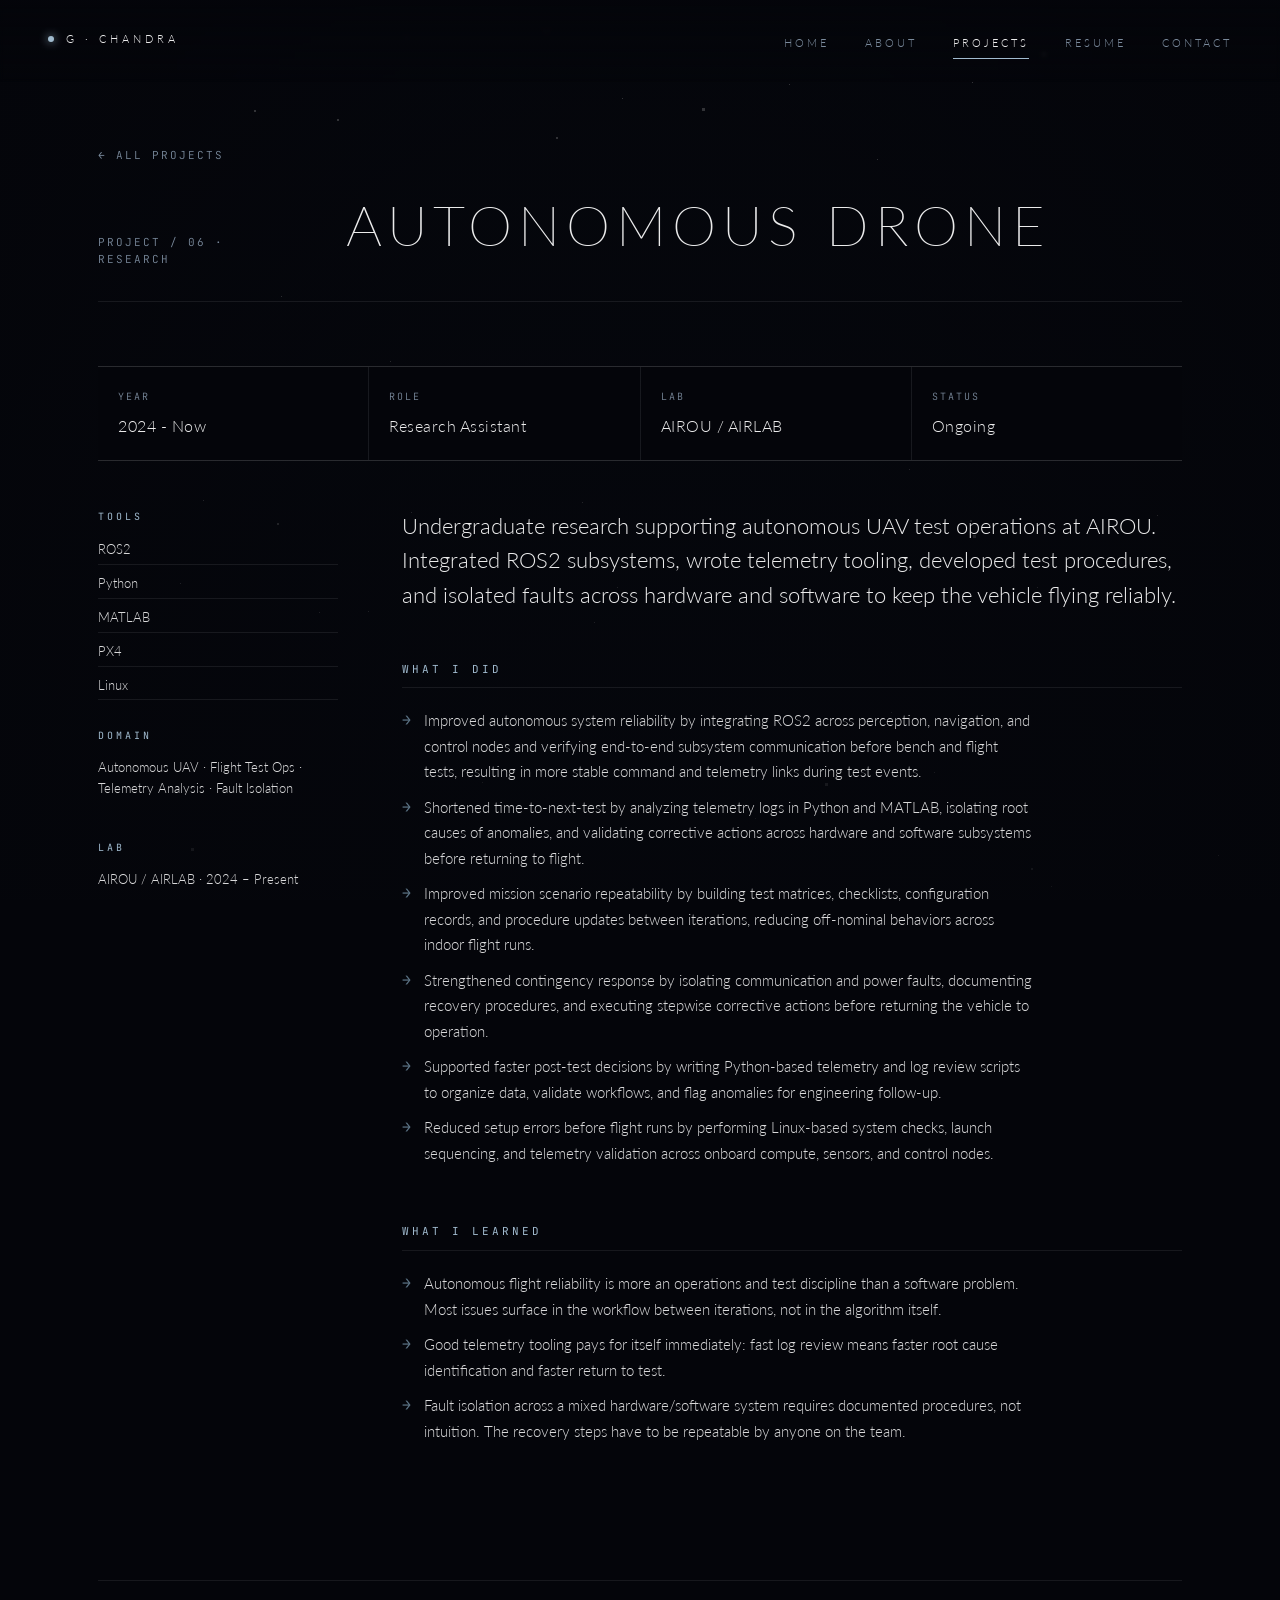
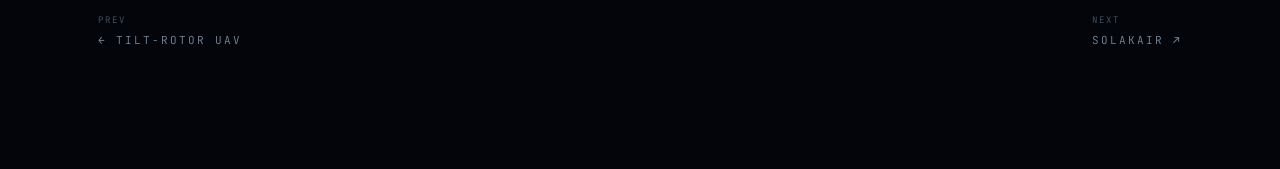
<file: project-autonomous-drone.html>
<!doctype html>
<html lang="en">
<head>
  <meta charset="utf-8" />
  <title>Autonomous Drone Research - Gautham Chandra</title>
  <meta name="viewport" content="width=device-width, initial-scale=1" />
  <meta name="description" content="Autonomous drone research at AIROU - perception, mission planning, autonomy stack development, and flight test." />
  <meta property="og:title" content="Autonomous Drone Research - Gautham Chandra" />
  <meta property="og:description" content="Undergraduate research on autonomous UAVs: ROS2 stack, perception pipelines, mission planning, sim-to-real workflow, and field flight test." />
  <meta property="og:type" content="website" />
  <link rel="preconnect" href="https://fonts.googleapis.com" />
  <link rel="preconnect" href="https://fonts.gstatic.com" crossorigin />
  <link href="https://fonts.googleapis.com/css2?family=Lato:wght@100;300;400;700&family=JetBrains+Mono:wght@300;400&display=swap" rel="stylesheet" />
  <link rel="icon" type="image/svg+xml" href="favicon.svg" />
  <link rel="stylesheet" href="shared/site.css" />
  <link rel="stylesheet" href="shared/project.css" />
</head>
<body>
  <a class="back-link-float" href="experience.html">&larr; All Projects</a>
  <nav class="nav">
    <a class="brand" href="index.html">
      <span class="dot"></span>
      <span>G &middot; CHANDRA</span>
    </a>
    <ul>
      <li><a href="index.html">Home</a></li>
      <li><a href="about.html">About</a></li>
      <li><a class="active" href="experience.html">Projects</a></li>
      <li><a href="resume.html">Resume</a></li>
      <li><a href="contact.html">Contact</a></li>
    </ul>
  </nav>

  <main class="page">
    <div class="page-inner">
      <a class="back-link" href="experience.html">&larr; All Projects</a>

      <header class="page-head">
        <div class="kicker">Project / 06 &middot; Research</div>
        <h1>Autonomous Drone</h1>
      </header>

      <div class="proj-meta-strip">
        <div><span class="lab">Year</span><span class="val">2024 - Now</span></div>
        <div><span class="lab">Role</span><span class="val">Research Assistant</span></div>
        <div><span class="lab">Lab</span><span class="val">AIROU / AIRLAB</span></div>
        <div><span class="lab">Status</span><span class="val">Ongoing</span></div>
      </div>

      <div class="proj-grid">
        <aside class="proj-side">
          <div>
            <h3>Tools</h3>
            <ul>
              <li>ROS2</li>
              <li>Python</li>
              <li>MATLAB</li>
              <li>PX4</li>
              <li>Linux</li>
            </ul>
          </div>
          <div>
            <h3>Domain</h3>
            <p class="row">Autonomous UAV &middot; Flight Test Ops &middot; Telemetry Analysis &middot; Fault Isolation</p>
          </div>
          <div>
            <h3>Lab</h3>
            <p class="row">AIROU / AIRLAB &middot; 2024 &ndash; Present</p>
          </div>
        </aside>

        <article class="proj-body">
          <p class="lede">
            Undergraduate research supporting autonomous UAV test operations at AIROU. Integrated ROS2 subsystems, wrote telemetry tooling, developed test procedures, and isolated faults across hardware and software to keep the vehicle flying reliably.
          </p>

          <section class="proj-section">
            <h2>What I Did</h2>
            <ul>
              <li>Improved autonomous system reliability by integrating ROS2 across perception, navigation, and control nodes and verifying end-to-end subsystem communication before bench and flight tests, resulting in more stable command and telemetry links during test events.</li>
              <li>Shortened time-to-next-test by analyzing telemetry logs in Python and MATLAB, isolating root causes of anomalies, and validating corrective actions across hardware and software subsystems before returning to flight.</li>
              <li>Improved mission scenario repeatability by building test matrices, checklists, configuration records, and procedure updates between iterations, reducing off-nominal behaviors across indoor flight runs.</li>
              <li>Strengthened contingency response by isolating communication and power faults, documenting recovery procedures, and executing stepwise corrective actions before returning the vehicle to operation.</li>
              <li>Supported faster post-test decisions by writing Python-based telemetry and log review scripts to organize data, validate workflows, and flag anomalies for engineering follow-up.</li>
              <li>Reduced setup errors before flight runs by performing Linux-based system checks, launch sequencing, and telemetry validation across onboard compute, sensors, and control nodes.</li>
            </ul>
          </section>

          <section class="proj-section">
            <h2>What I Learned</h2>
            <ul>
              <li>Autonomous flight reliability is more an operations and test discipline than a software problem. Most issues surface in the workflow between iterations, not in the algorithm itself.</li>
              <li>Good telemetry tooling pays for itself immediately: fast log review means faster root cause identification and faster return to test.</li>
              <li>Fault isolation across a mixed hardware/software system requires documented procedures, not intuition. The recovery steps have to be repeatable by anyone on the team.</li>
            </ul>
          </section>
        </article>
      </div>

      <div class="proj-nav">
        <a href="project-tilt-rotor.html"><span class="dir">Prev</span>&larr; Tilt-Rotor UAV</a>
        <a href="project-solakair.html"><span class="dir">Next</span>Solakair &nearr;</a>
      </div>
    </div>
  </main>

  <script src="shared/stars.js"></script>
  <script>
    const floatBtn = document.querySelector('.back-link-float');
    const inlineLink = document.querySelector('.back-link');
    if (floatBtn && inlineLink) {
      new IntersectionObserver(([e]) => floatBtn.classList.toggle('visible', !e.isIntersecting)).observe(inlineLink);
    }
  </script>
  <script>
    mountStars({ density: 'soft', speed: 0.5, dim: 0.94 });
  </script>
</body>
</html>
</file>
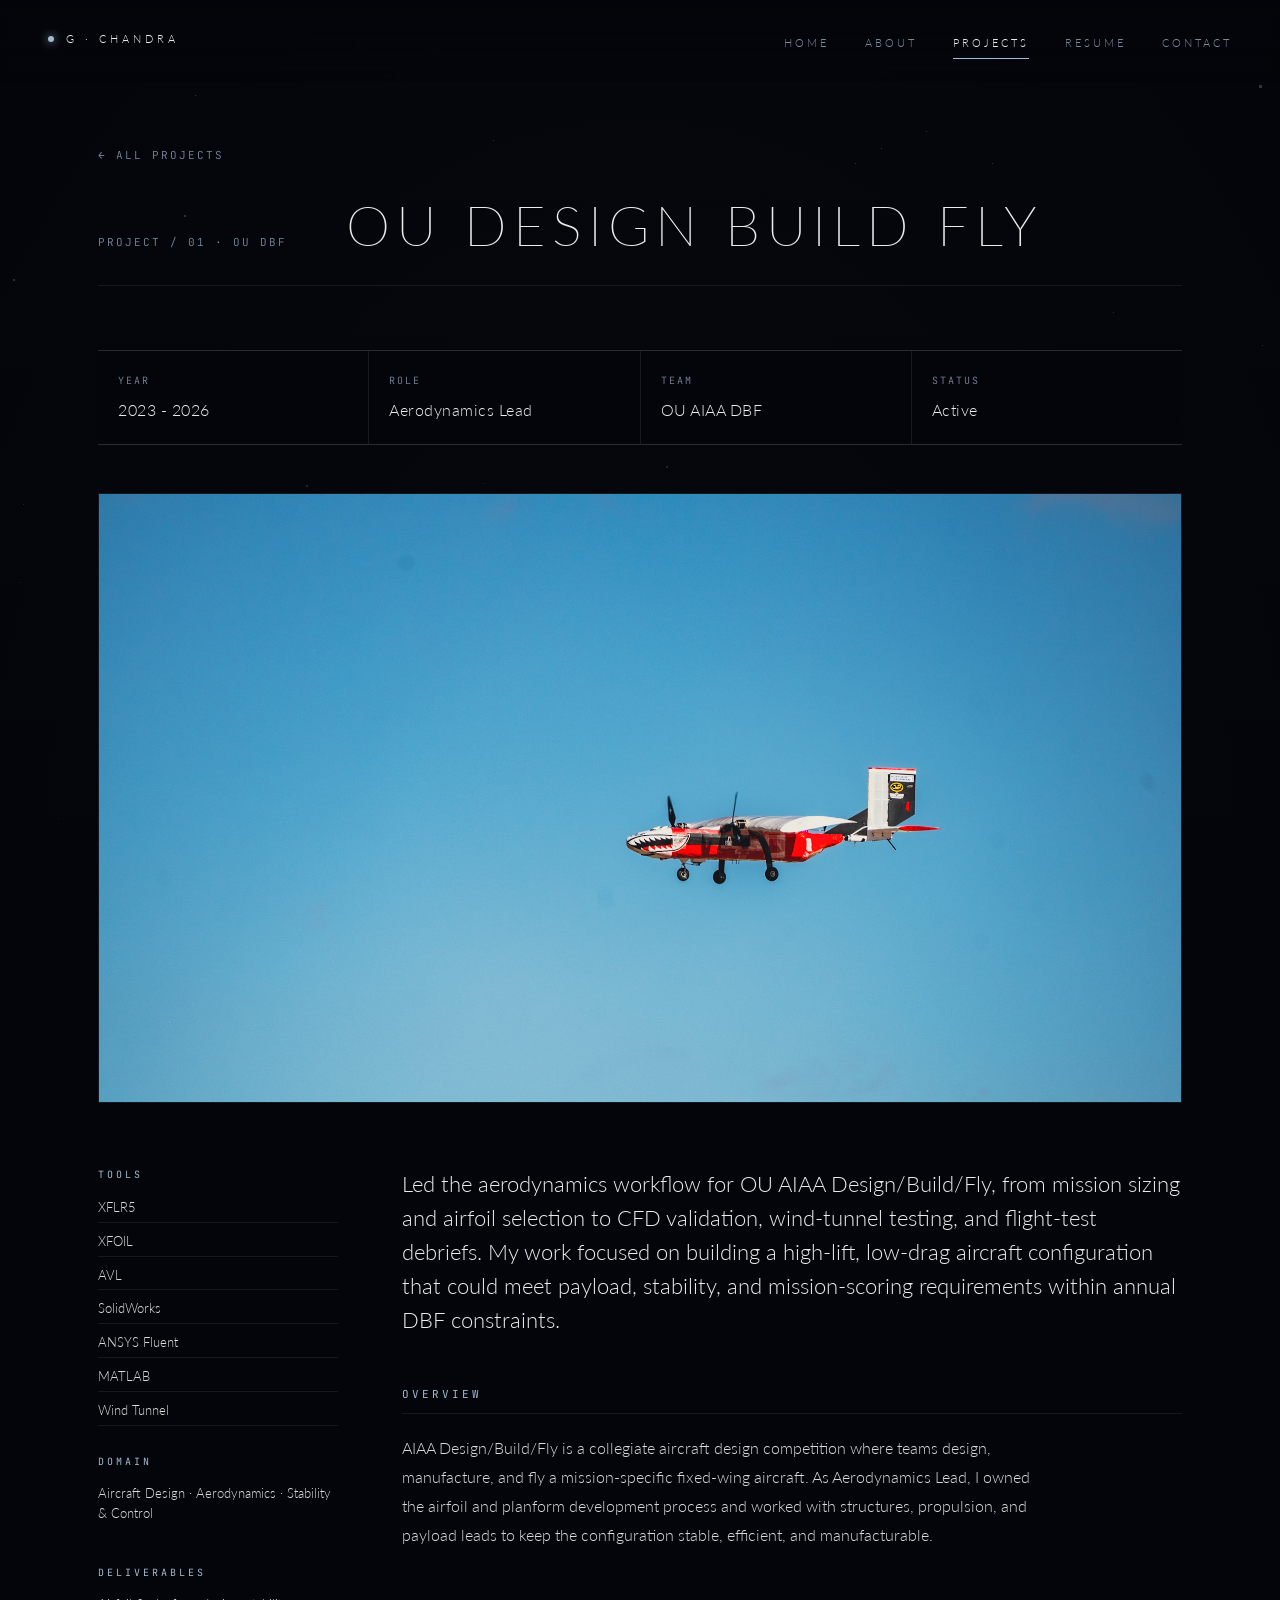
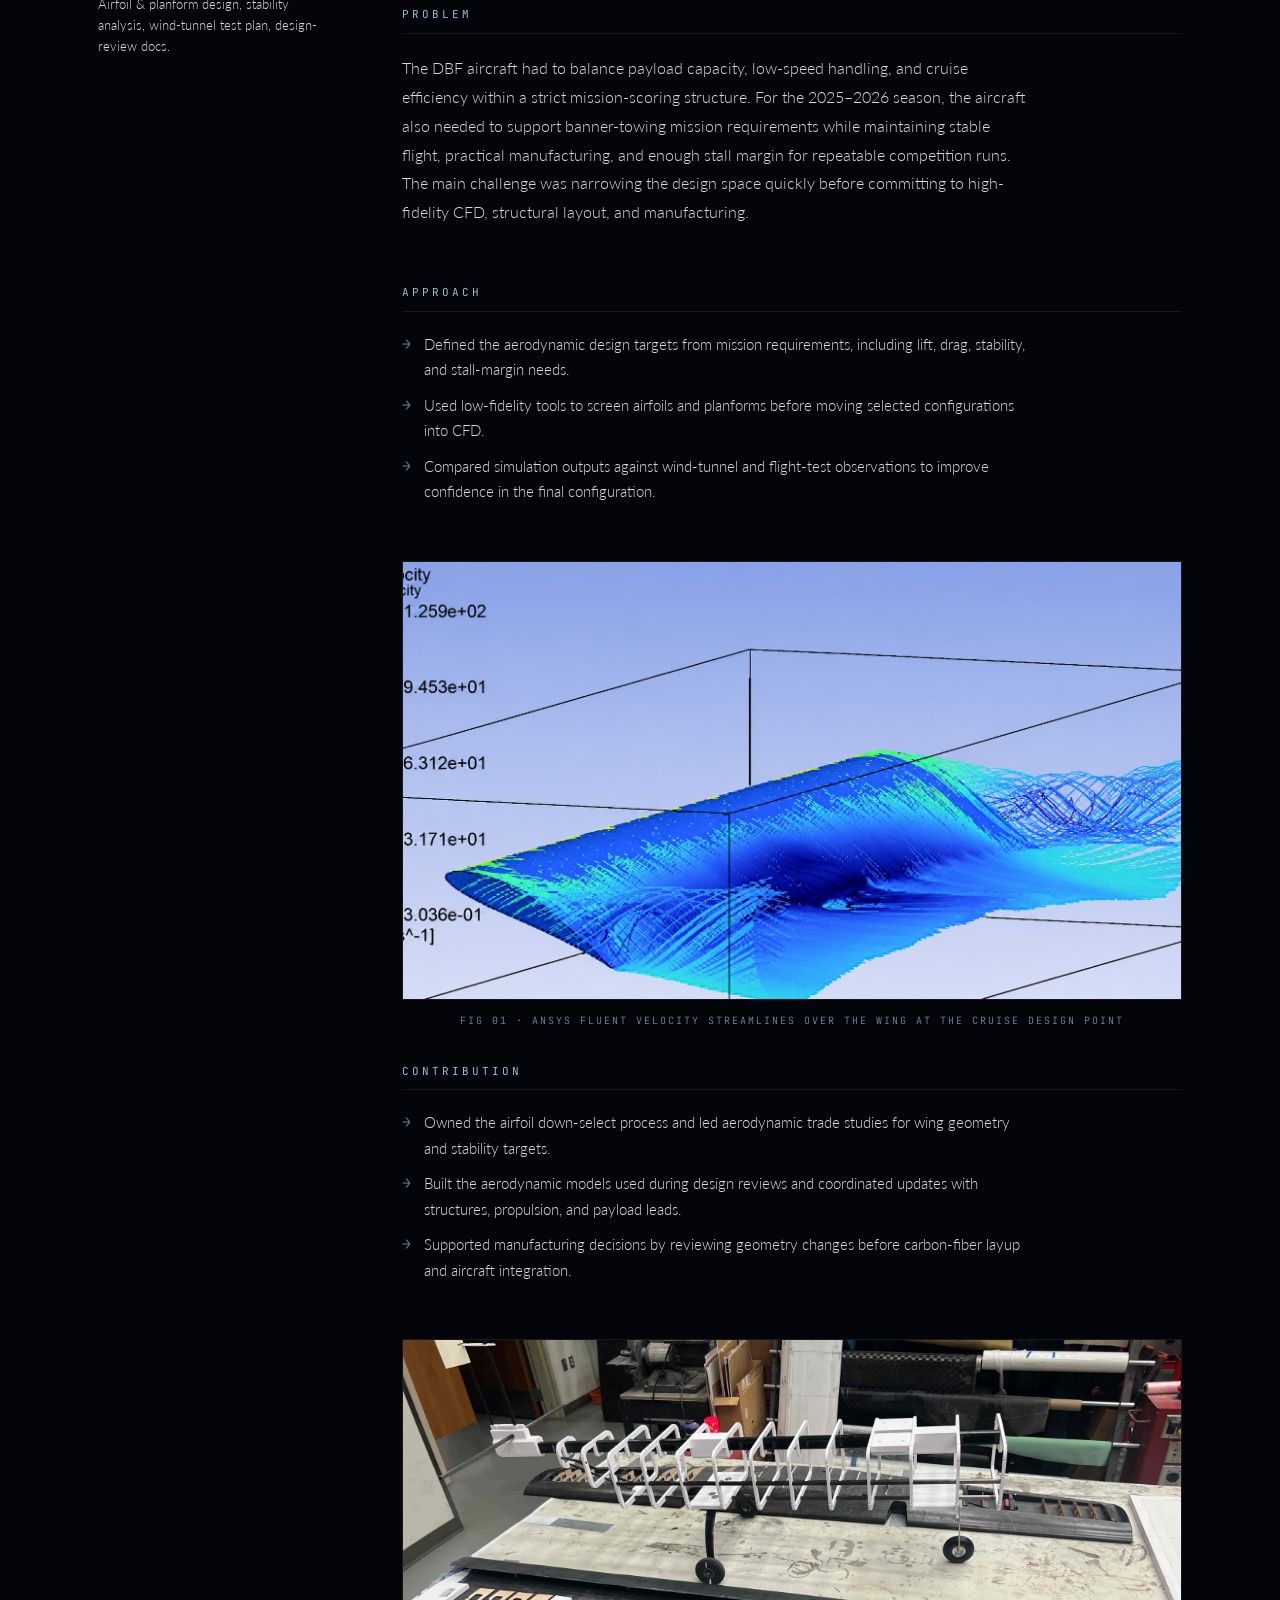
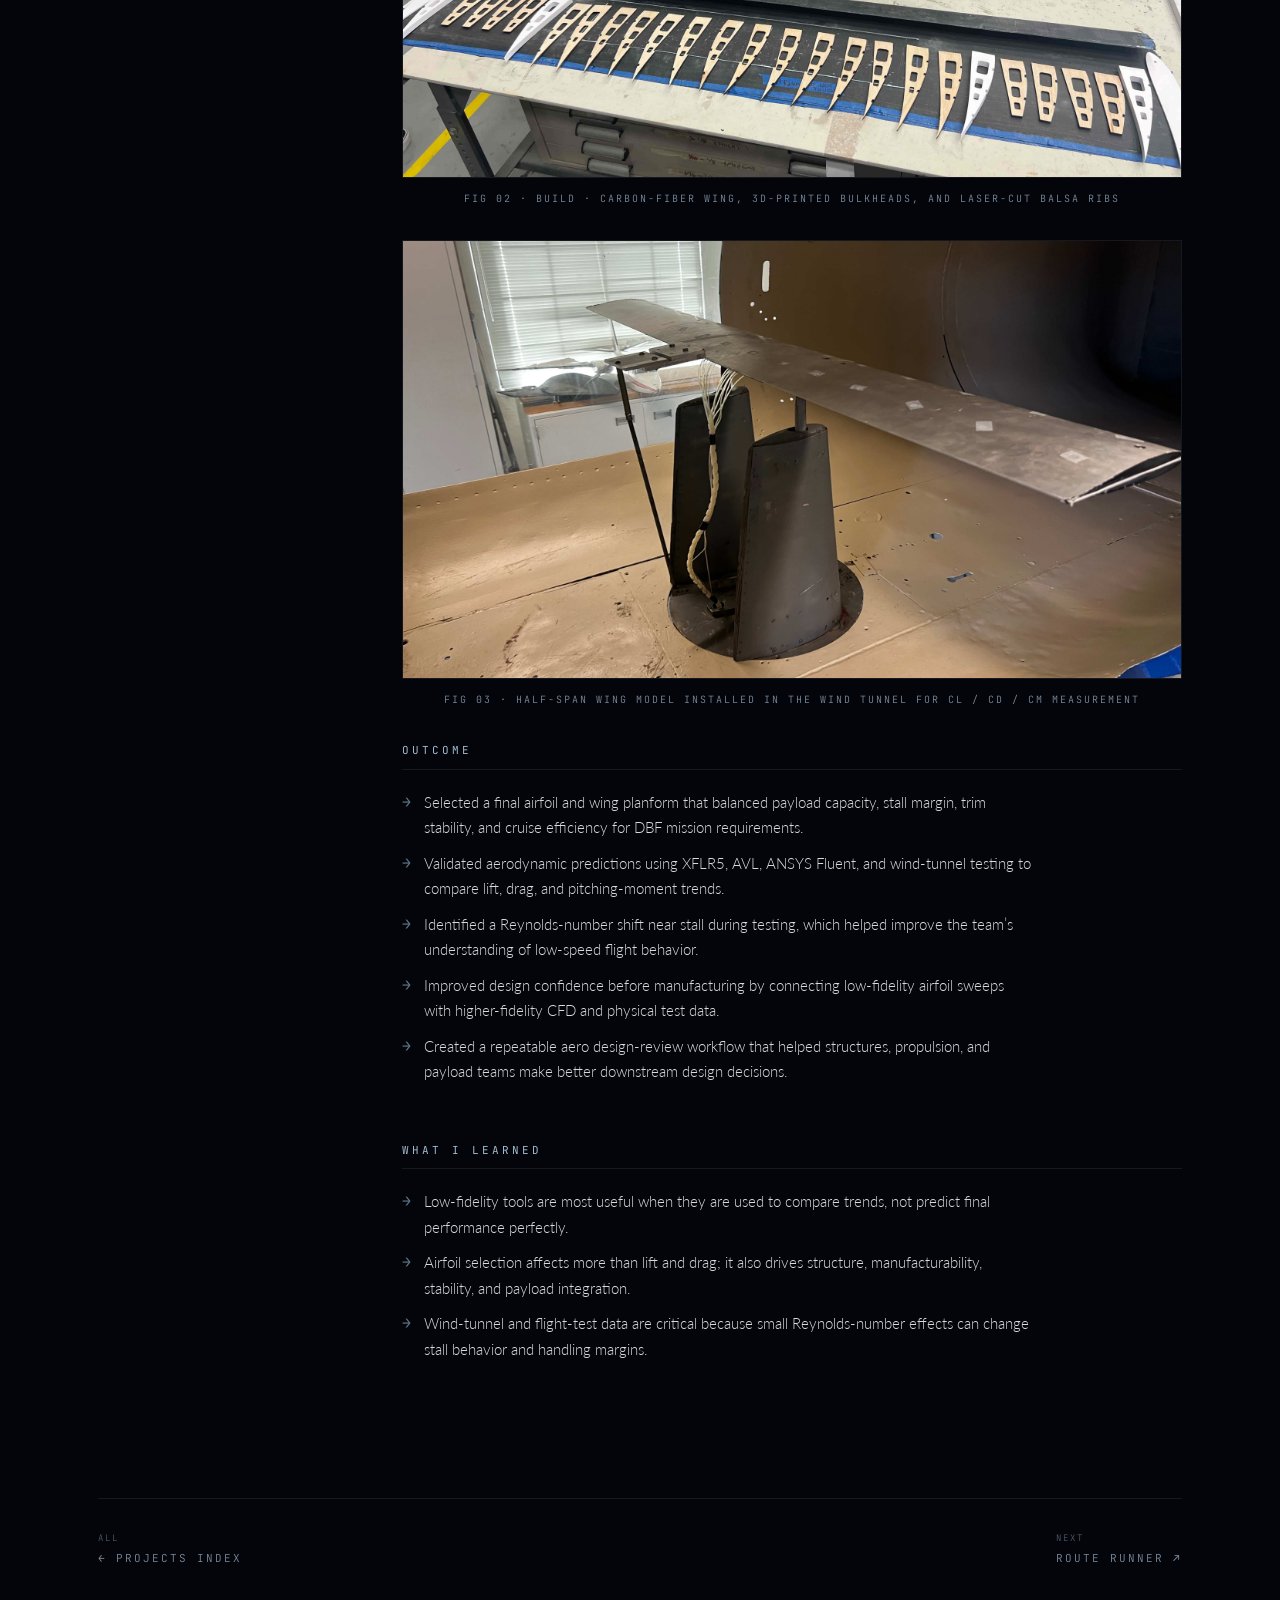
<file: project-dbf.html>
<!doctype html>
<html lang="en">
<head>
  <meta charset="utf-8" />
  <title>DBF Aircraft Design - Gautham Chandra</title>
  <meta name="viewport" content="width=device-width, initial-scale=1" />
  <link rel="preconnect" href="https://fonts.googleapis.com" />
  <link rel="preconnect" href="https://fonts.gstatic.com" crossorigin />
  <link href="https://fonts.googleapis.com/css2?family=Lato:wght@100;300;400;700&family=JetBrains+Mono:wght@300;400&display=swap" rel="stylesheet" />
  <link rel="icon" type="image/svg+xml" href="favicon.svg" />
  <link rel="stylesheet" href="shared/site.css" />
  <link rel="stylesheet" href="shared/project.css" />
</head>
<body>
  <a class="back-link-float" href="experience.html">&larr; All Projects</a>
  <nav class="nav">
    <a class="brand" href="index.html">
      <span class="dot"></span>
      <span>G &middot; CHANDRA</span>
    </a>
    <ul>
      <li><a href="index.html">Home</a></li>
      <li><a href="about.html">About</a></li>
      <li><a class="active" href="experience.html">Projects</a></li>
      <li><a href="resume.html">Resume</a></li>
      <li><a href="contact.html">Contact</a></li>
    </ul>
  </nav>

  <main class="page">
    <div class="page-inner">
      <a class="back-link" href="experience.html">&larr; All Projects</a>

      <header class="page-head">
        <div class="kicker">Project / 01 &middot; OU DBF</div>
        <h1>OU Design Build Fly</h1>
      </header>

      <div class="proj-meta-strip">
        <div><span class="lab">Year</span><span class="val">2023 - 2026</span></div>
        <div><span class="lab">Role</span><span class="val">Aerodynamics Lead</span></div>
        <div><span class="lab">Team</span><span class="val">OU AIAA DBF</span></div>
        <div><span class="lab">Status</span><span class="val">Active</span></div>
      </div>

      <div class="proj-hero">
        <img src="assets/dbf/plane_model.jpg" alt="OU DBF competition aircraft in flight - red and white airframe with shark-mouth nose art against blue sky" />
      </div>

      <div class="proj-grid">
        <aside class="proj-side">
          <div>
            <h3>Tools</h3>
            <ul>
              <li>XFLR5</li>
              <li>XFOIL</li>
              <li>AVL</li>
              <li>SolidWorks</li>
              <li>ANSYS Fluent</li>
              <li>MATLAB</li>
              <li>Wind Tunnel</li>
            </ul>
          </div>
          <div>
            <h3>Domain</h3>
            <p class="row">Aircraft Design &middot; Aerodynamics &middot; Stability &amp; Control</p>
          </div>
          <div>
            <h3>Deliverables</h3>
            <p class="row">Airfoil &amp; planform design, stability analysis, wind-tunnel test plan, design-review docs.</p>
          </div>
          <!-- 
          <div>
            <h3>Links</h3>
            <a href="#">Design report &nearr;</a>
            <a href="#">Wind-tunnel data &nearr;</a>
          </div>
        -->
        </aside>

        <article class="proj-body">
          <p class="lede">
            Led the aerodynamics workflow for OU AIAA Design/Build/Fly, from mission sizing and airfoil selection to CFD validation, wind-tunnel testing, and flight-test debriefs. My work focused on building a high-lift, low-drag aircraft configuration that could meet payload, stability, and mission-scoring requirements within annual DBF constraints.
          </p>

      <section class="proj-section">
        <h2>Overview</h2>
        <p>
          AIAA Design/Build/Fly is a collegiate aircraft design competition where teams design,
          manufacture, and fly a mission-specific fixed-wing aircraft. As Aerodynamics Lead, I owned
          the airfoil and planform development process and worked with structures, propulsion, and
          payload leads to keep the configuration stable, efficient, and manufacturable.
        </p>
      </section>

          <section class="proj-section">
            <h2>Problem</h2>
            <p>
The DBF aircraft had to balance payload capacity, low-speed handling, and cruise efficiency within a strict mission-scoring structure. For the 2025–2026 season, the aircraft also needed to support banner-towing mission requirements while maintaining stable flight, practical manufacturing, and enough stall margin for repeatable competition runs. The main challenge was narrowing the design space quickly before committing to high-fidelity CFD, structural layout, and manufacturing.
            </p>
          </section>

          <section class="proj-section">
            <h2>Approach</h2>
            <ul>
              <li>Defined the aerodynamic design targets from mission requirements, including lift, drag, stability, and stall-margin needs.</li>
              <li>Used low-fidelity tools to screen airfoils and planforms before moving selected configurations into CFD.</li>
              <li>Compared simulation outputs against wind-tunnel and flight-test observations to improve confidence in the final configuration.</li>
            </ul>
          </section>

          <figure class="proj-figure">
            <div class="img-wrap">
              <img src="assets/dbf/cfd.jpg" alt="ANSYS Fluent CFD velocity streamlines over the DBF wing, colored by velocity magnitude from 0.3 to 126 m/s" />
            </div>
            <figcaption>Fig 01 &middot; ANSYS Fluent velocity streamlines over the wing at the cruise design point</figcaption>
          </figure>

        <section class="proj-section">
          <h2>Contribution</h2>
          <ul>
            <li>Owned the airfoil down-select process and led aerodynamic trade studies for wing geometry and stability targets.</li>
            <li>Built the aerodynamic models used during design reviews and coordinated updates with structures, propulsion, and payload leads.</li>
            <li>Supported manufacturing decisions by reviewing geometry changes before carbon-fiber layup and aircraft integration.</li>
          </ul>
        </section>

          <figure class="proj-figure">
            <div class="img-wrap">
              <img src="assets/dbf/construction.jpg" alt="DBF aircraft assembly in progress - carbon-fiber wing with 3D-printed bulkhead structure and laser-cut balsa ribs laid out on the workbench" />
            </div>
            <figcaption>Fig 02 &middot; Build &middot; carbon-fiber wing, 3D-printed bulkheads, and laser-cut balsa ribs</figcaption>
          </figure>

          <figure class="proj-figure">
            <div class="img-wrap">
              <img src="assets/dbf/wind-tunnel.jpg" alt="Half-span DBF wing model mounted on a sting balance inside the wind-tunnel test section" />
            </div>
            <figcaption>Fig 03 &middot; Half-span wing model installed in the wind tunnel for CL / CD / CM measurement</figcaption>
          </figure>

          <section class="proj-section">
            <h2>Outcome</h2>
            <ul>
              <li>Selected a final airfoil and wing planform that balanced payload capacity, stall margin, trim stability, and cruise efficiency for DBF mission requirements.</li>
              <li>Validated aerodynamic predictions using XFLR5, AVL, ANSYS Fluent, and wind-tunnel testing to compare lift, drag, and pitching-moment trends.</li>
              <li>Identified a Reynolds-number shift near stall during testing, which helped improve the team’s understanding of low-speed flight behavior.</li>
              <li>Improved design confidence before manufacturing by connecting low-fidelity airfoil sweeps with higher-fidelity CFD and physical test data.</li>
              <li>Created a repeatable aero design-review workflow that helped structures, propulsion, and payload teams make better downstream design decisions.</li>
            </ul>
          </section>

          <section class="proj-section">
            <h2>What I Learned</h2>
            <ul>
              <li>Low-fidelity tools are most useful when they are used to compare trends, not predict final performance perfectly.</li>
              <li>Airfoil selection affects more than lift and drag; it also drives structure, manufacturability, stability, and payload integration.</li>
              <li>Wind-tunnel and flight-test data are critical because small Reynolds-number effects can change stall behavior and handling margins.</li>
            </ul>
        </section>
        </article>
      </div>

      <div class="proj-nav">
        <a href="experience.html"><span class="dir">All</span>&larr; Projects index</a>
        <a href="project-route-runner.html"><span class="dir">Next</span>Route Runner &nearr;</a>
      </div>


    </div>
  </main>

  <script src="shared/stars.js"></script>
  <script>
    const floatBtn = document.querySelector('.back-link-float');
    const inlineLink = document.querySelector('.back-link');
    if (floatBtn && inlineLink) {
      new IntersectionObserver(([e]) => floatBtn.classList.toggle('visible', !e.isIntersecting)).observe(inlineLink);
    }
  </script>
  <script>
    mountStars({ density: 'soft', speed: 0.5, dim: 0.94 });
  </script>
</body>
</html>
</file>
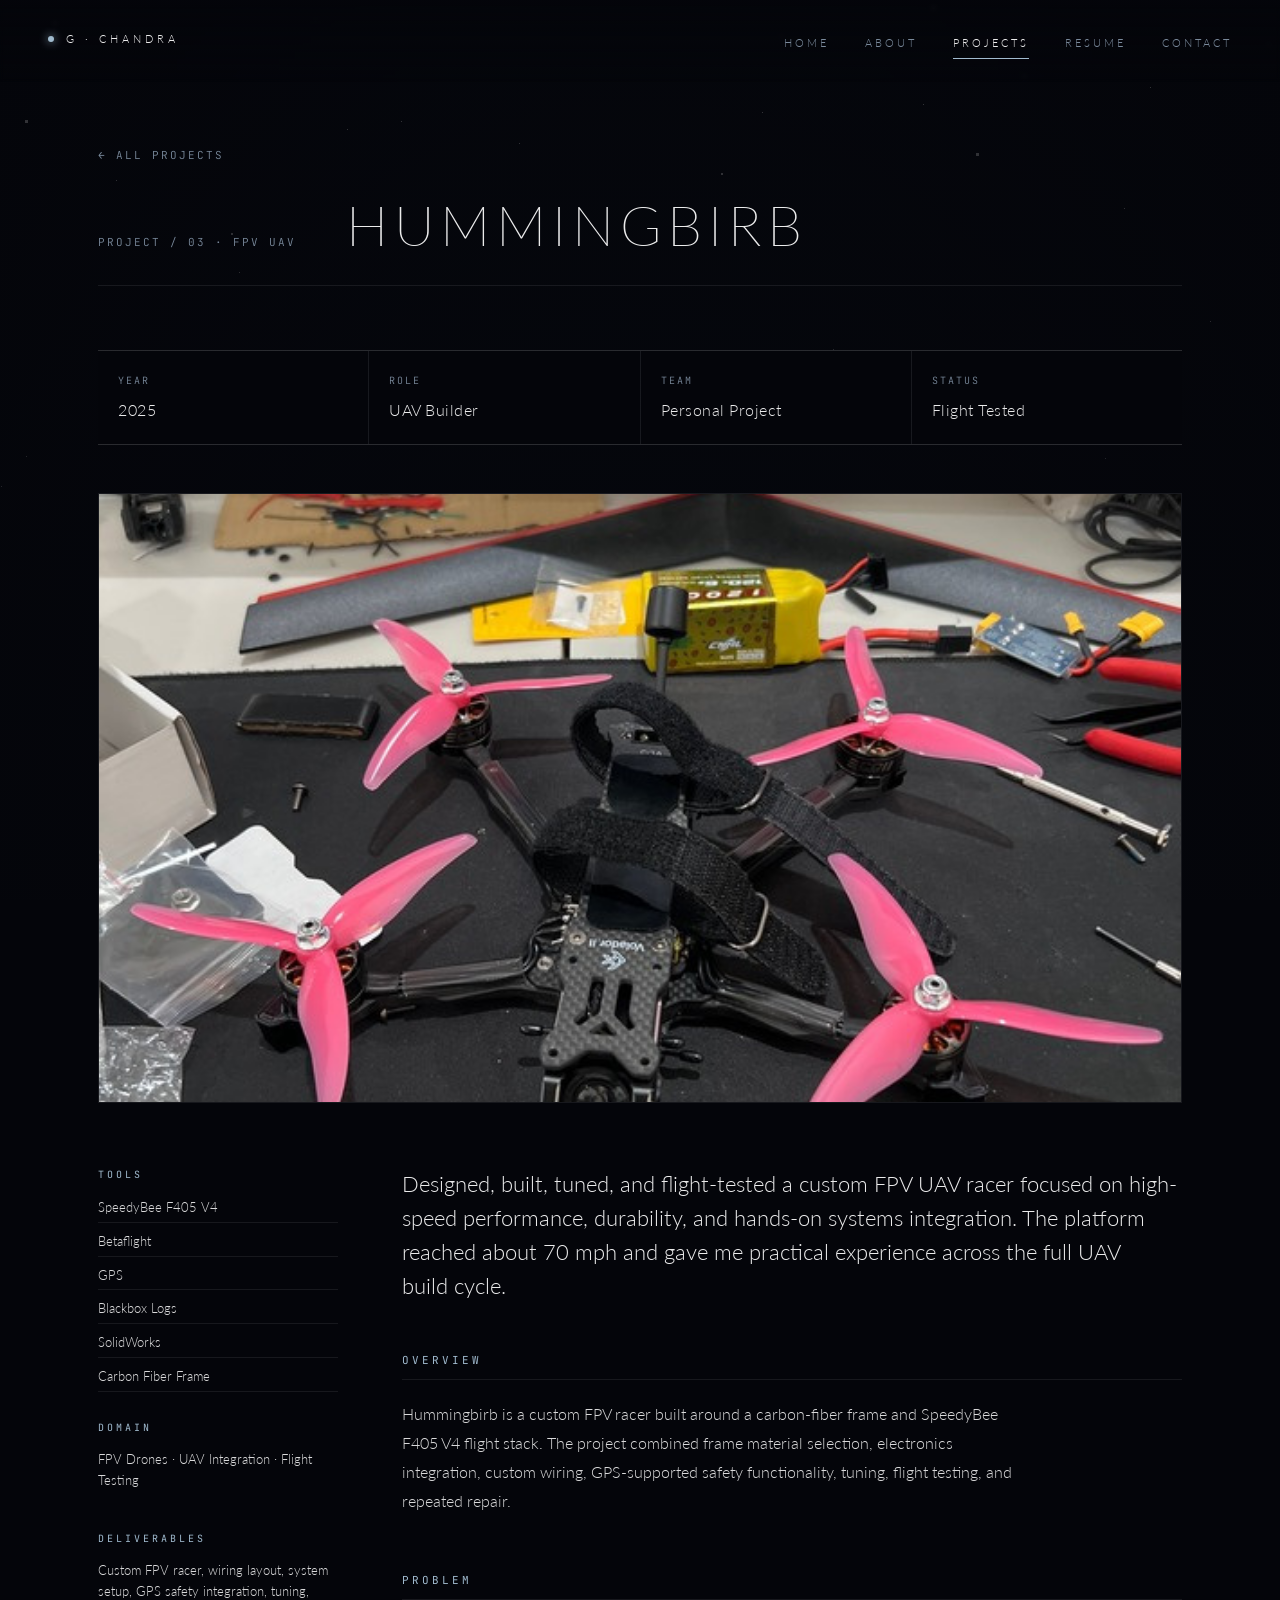
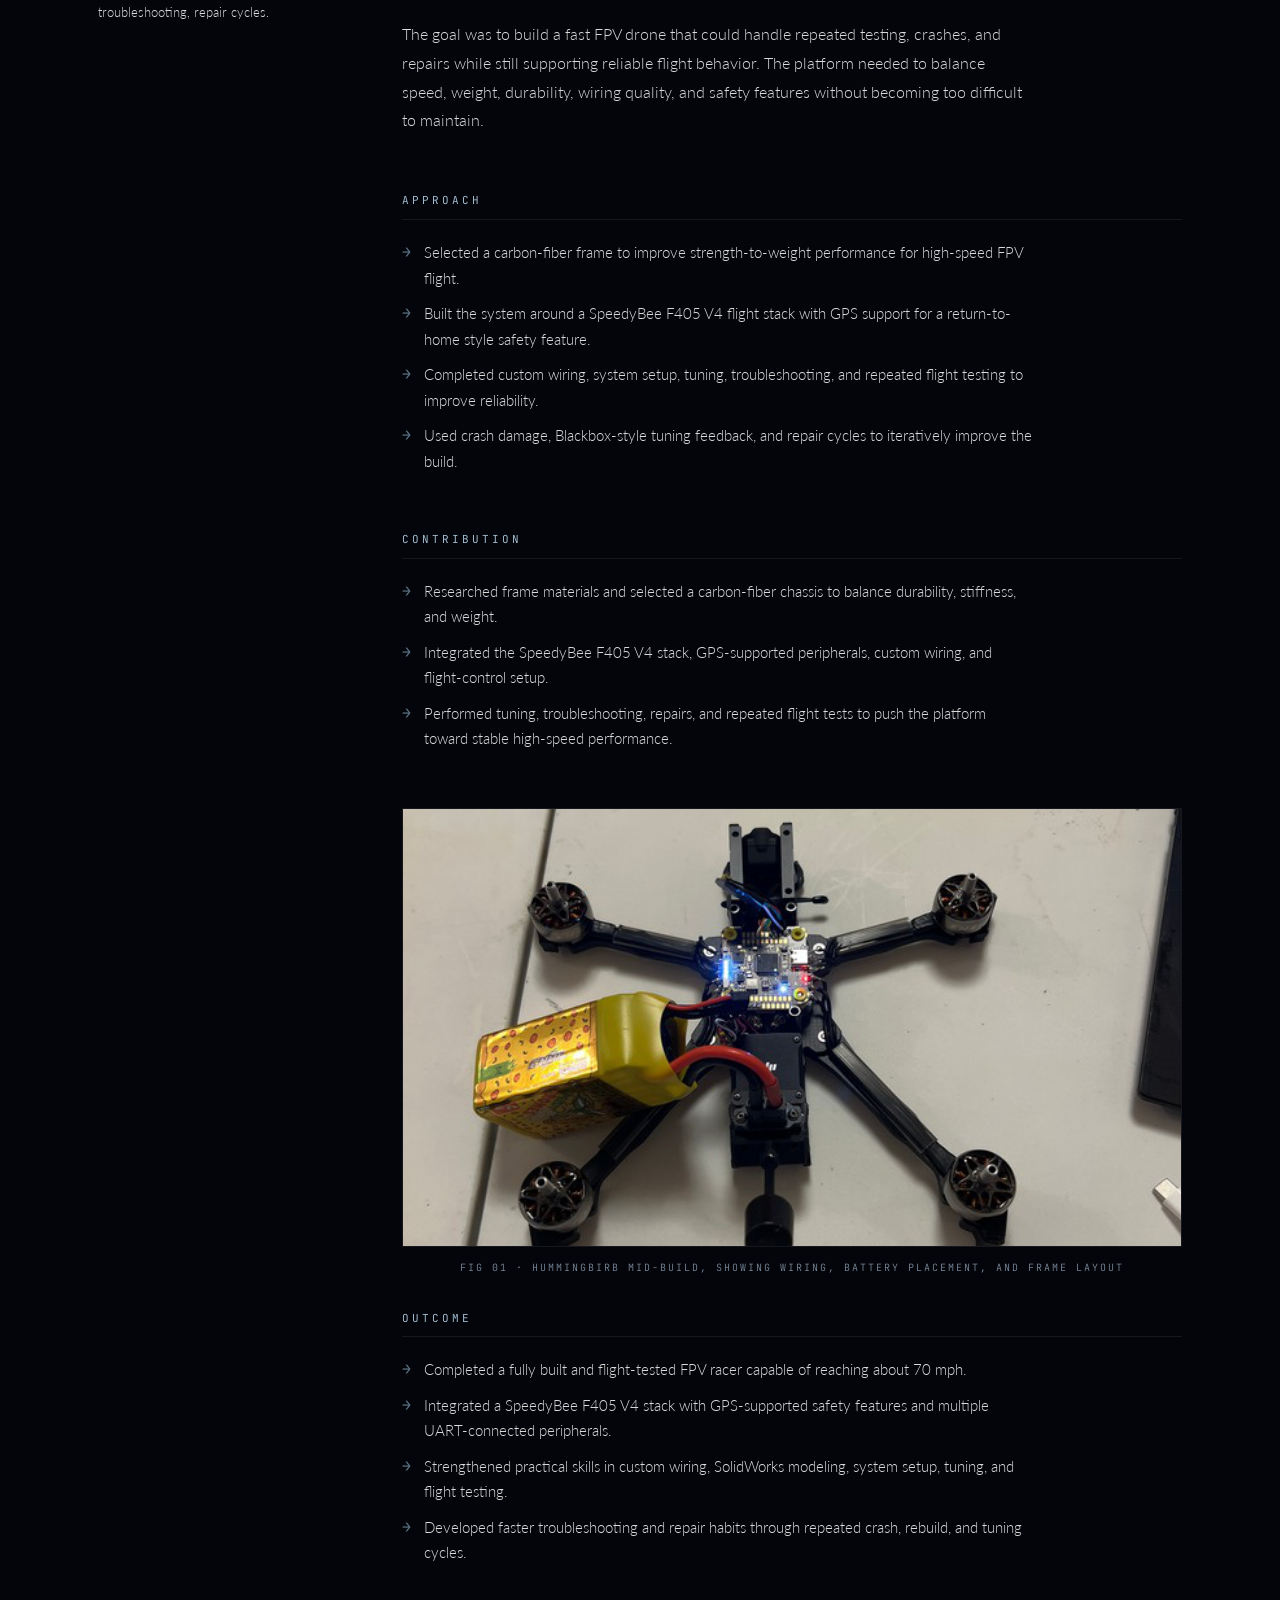
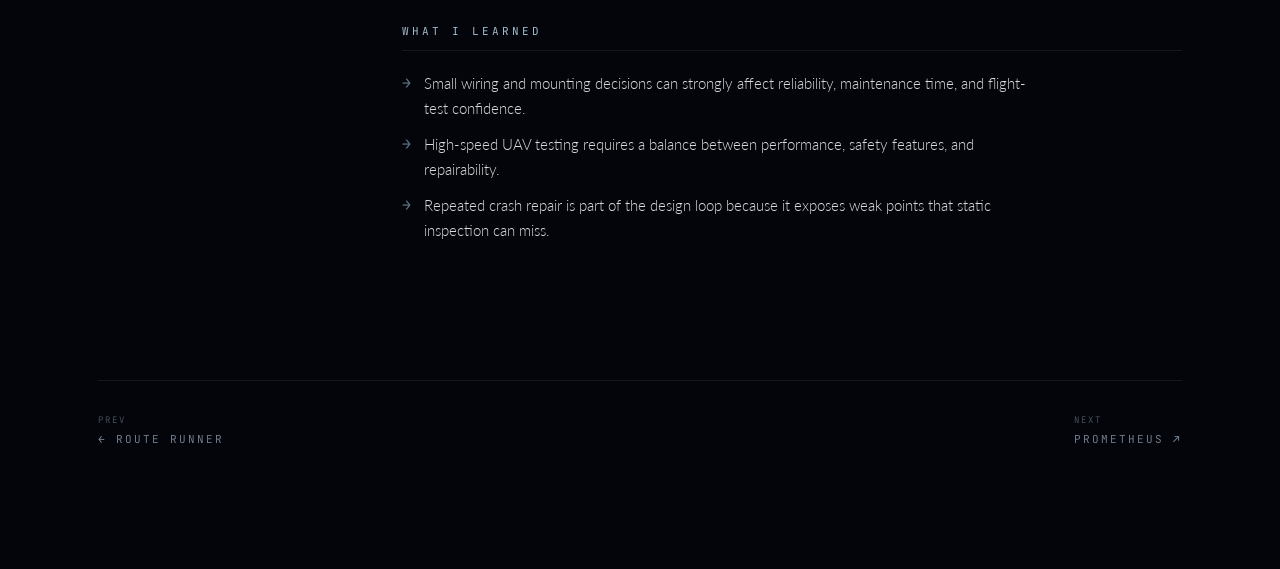
<file: project-hummingbirb.html>
<!doctype html>
<html lang="en">
<head>
  <meta charset="utf-8" />
  <title>Hummingbirb FPV UAV Racer - Gautham Chandra</title>
  <meta name="viewport" content="width=device-width, initial-scale=1" />
  <meta name="description" content="Hummingbirb FPV UAV racer project by Gautham Chandra, focused on carbon-fiber frame selection, SpeedyBee F405 V4 integration, GPS safety features, tuning, flight testing, and repair." />
  <meta property="og:title" content="Hummingbirb FPV UAV Racer - Gautham Chandra" />
  <meta property="og:description" content="Custom FPV racer project covering UAV assembly, wiring, tuning, troubleshooting, GPS integration, Blackbox analysis, and iterative flight testing." />
  <meta property="og:type" content="website" />
  <link rel="preconnect" href="https://fonts.googleapis.com" />
  <link rel="preconnect" href="https://fonts.gstatic.com" crossorigin />
  <link href="https://fonts.googleapis.com/css2?family=Lato:wght@100;300;400;700&family=JetBrains+Mono:wght@300;400&display=swap" rel="stylesheet" />
  <link rel="icon" type="image/svg+xml" href="favicon.svg" />
  <link rel="stylesheet" href="shared/site.css" />
  <link rel="stylesheet" href="shared/project.css" />
</head>
<body>
  <a class="back-link-float" href="experience.html">&larr; All Projects</a>
  <nav class="nav">
    <a class="brand" href="index.html">
      <span class="dot"></span>
      <span>G &middot; CHANDRA</span>
    </a>
    <ul>
      <li><a href="index.html">Home</a></li>
      <li><a href="about.html">About</a></li>
      <li><a class="active" href="experience.html">Projects</a></li>
      <li><a href="resume.html">Resume</a></li>
      <li><a href="contact.html">Contact</a></li>
    </ul>
  </nav>

  <main class="page">
    <div class="page-inner">
      <a class="back-link" href="experience.html">&larr; All Projects</a>

      <header class="page-head">
        <div class="kicker">Project / 03 &middot; FPV UAV</div>
        <h1>Hummingbirb</h1>
      </header>

      <div class="proj-meta-strip">
        <div><span class="lab">Year</span><span class="val">2025</span></div>
        <div><span class="lab">Role</span><span class="val">UAV Builder</span></div>
        <div><span class="lab">Team</span><span class="val">Personal Project</span></div>
        <div><span class="lab">Status</span><span class="val">Flight Tested</span></div>
      </div>

      <div class="proj-hero">
        <img src="assets/hummingbirb/hero.jpg" alt="Hummingbirb FPV racer assembled with pink propellers on a desk mat" />
      </div>

      <div class="proj-grid">
        <aside class="proj-side">
          <div>
            <h3>Tools</h3>
            <ul>
              <li>SpeedyBee F405 V4</li>
              <li>Betaflight</li>
              <li>GPS</li>
              <li>Blackbox Logs</li>
              <li>SolidWorks</li>
              <li>Carbon Fiber Frame</li>
            </ul>
          </div>
          <div>
            <h3>Domain</h3>
            <p class="row">FPV Drones &middot; UAV Integration &middot; Flight Testing</p>
          </div>
          <div>
            <h3>Deliverables</h3>
            <p class="row">Custom FPV racer, wiring layout, system setup, GPS safety integration, tuning, troubleshooting, repair cycles.</p>
          </div>
        </aside>

        <article class="proj-body">
          <p class="lede">
            Designed, built, tuned, and flight-tested a custom FPV UAV racer focused on high-speed performance, durability, and hands-on systems integration. The platform reached about 70 mph and gave me practical experience across the full UAV build cycle.
          </p>

          <section class="proj-section">
            <h2>Overview</h2>
            <p>
              Hummingbirb is a custom FPV racer built around a carbon-fiber frame and SpeedyBee F405 V4 flight stack. The project combined frame material selection, electronics integration, custom wiring, GPS-supported safety functionality, tuning, flight testing, and repeated repair.
            </p>
          </section>

          <section class="proj-section">
            <h2>Problem</h2>
            <p>
              The goal was to build a fast FPV drone that could handle repeated testing, crashes, and repairs while still supporting reliable flight behavior. The platform needed to balance speed, weight, durability, wiring quality, and safety features without becoming too difficult to maintain.
            </p>
          </section>

          <section class="proj-section">
            <h2>Approach</h2>
            <ul>
              <li>Selected a carbon-fiber frame to improve strength-to-weight performance for high-speed FPV flight.</li>
              <li>Built the system around a SpeedyBee F405 V4 flight stack with GPS support for a return-to-home style safety feature.</li>
              <li>Completed custom wiring, system setup, tuning, troubleshooting, and repeated flight testing to improve reliability.</li>
              <li>Used crash damage, Blackbox-style tuning feedback, and repair cycles to iteratively improve the build.</li>
            </ul>
          </section>

          <section class="proj-section">
            <h2>Contribution</h2>
            <ul>
              <li>Researched frame materials and selected a carbon-fiber chassis to balance durability, stiffness, and weight.</li>
              <li>Integrated the SpeedyBee F405 V4 stack, GPS-supported peripherals, custom wiring, and flight-control setup.</li>
              <li>Performed tuning, troubleshooting, repairs, and repeated flight tests to push the platform toward stable high-speed performance.</li>
            </ul>
          </section>

          <figure class="proj-figure">
            <div class="img-wrap">
              <img src="assets/hummingbirb/build.jpg" alt="Hummingbirb FPV racer without propellers - showing custom wiring, battery, and frame layout" />
            </div>
            <figcaption>Fig 01 &middot; Hummingbirb mid-build, showing wiring, battery placement, and frame layout</figcaption>
          </figure>

          <section class="proj-section">
            <h2>Outcome</h2>
            <ul>
              <li>Completed a fully built and flight-tested FPV racer capable of reaching about 70 mph.</li>
              <li>Integrated a SpeedyBee F405 V4 stack with GPS-supported safety features and multiple UART-connected peripherals.</li>
              <li>Strengthened practical skills in custom wiring, SolidWorks modeling, system setup, tuning, and flight testing.</li>
              <li>Developed faster troubleshooting and repair habits through repeated crash, rebuild, and tuning cycles.</li>
            </ul>
          </section>

          <section class="proj-section">
            <h2>What I Learned</h2>
            <ul>
              <li>Small wiring and mounting decisions can strongly affect reliability, maintenance time, and flight-test confidence.</li>
              <li>High-speed UAV testing requires a balance between performance, safety features, and repairability.</li>
              <li>Repeated crash repair is part of the design loop because it exposes weak points that static inspection can miss.</li>
            </ul>
          </section>
        </article>
      </div>

      <div class="proj-nav">
        <a href="project-route-runner.html"><span class="dir">Prev</span>&larr; Route Runner</a>
        <a href="project-prometheus.html"><span class="dir">Next</span>PROMETHEUS &nearr;</a>
      </div>
    </div>
  </main>

  <script src="shared/stars.js"></script>
  <script>
    const floatBtn = document.querySelector('.back-link-float');
    const inlineLink = document.querySelector('.back-link');
    if (floatBtn && inlineLink) {
      new IntersectionObserver(([e]) => floatBtn.classList.toggle('visible', !e.isIntersecting)).observe(inlineLink);
    }
  </script>
  <script>
    mountStars({ density: 'soft', speed: 0.5, dim: 0.94 });
  </script>
</body>
</html>
</file>
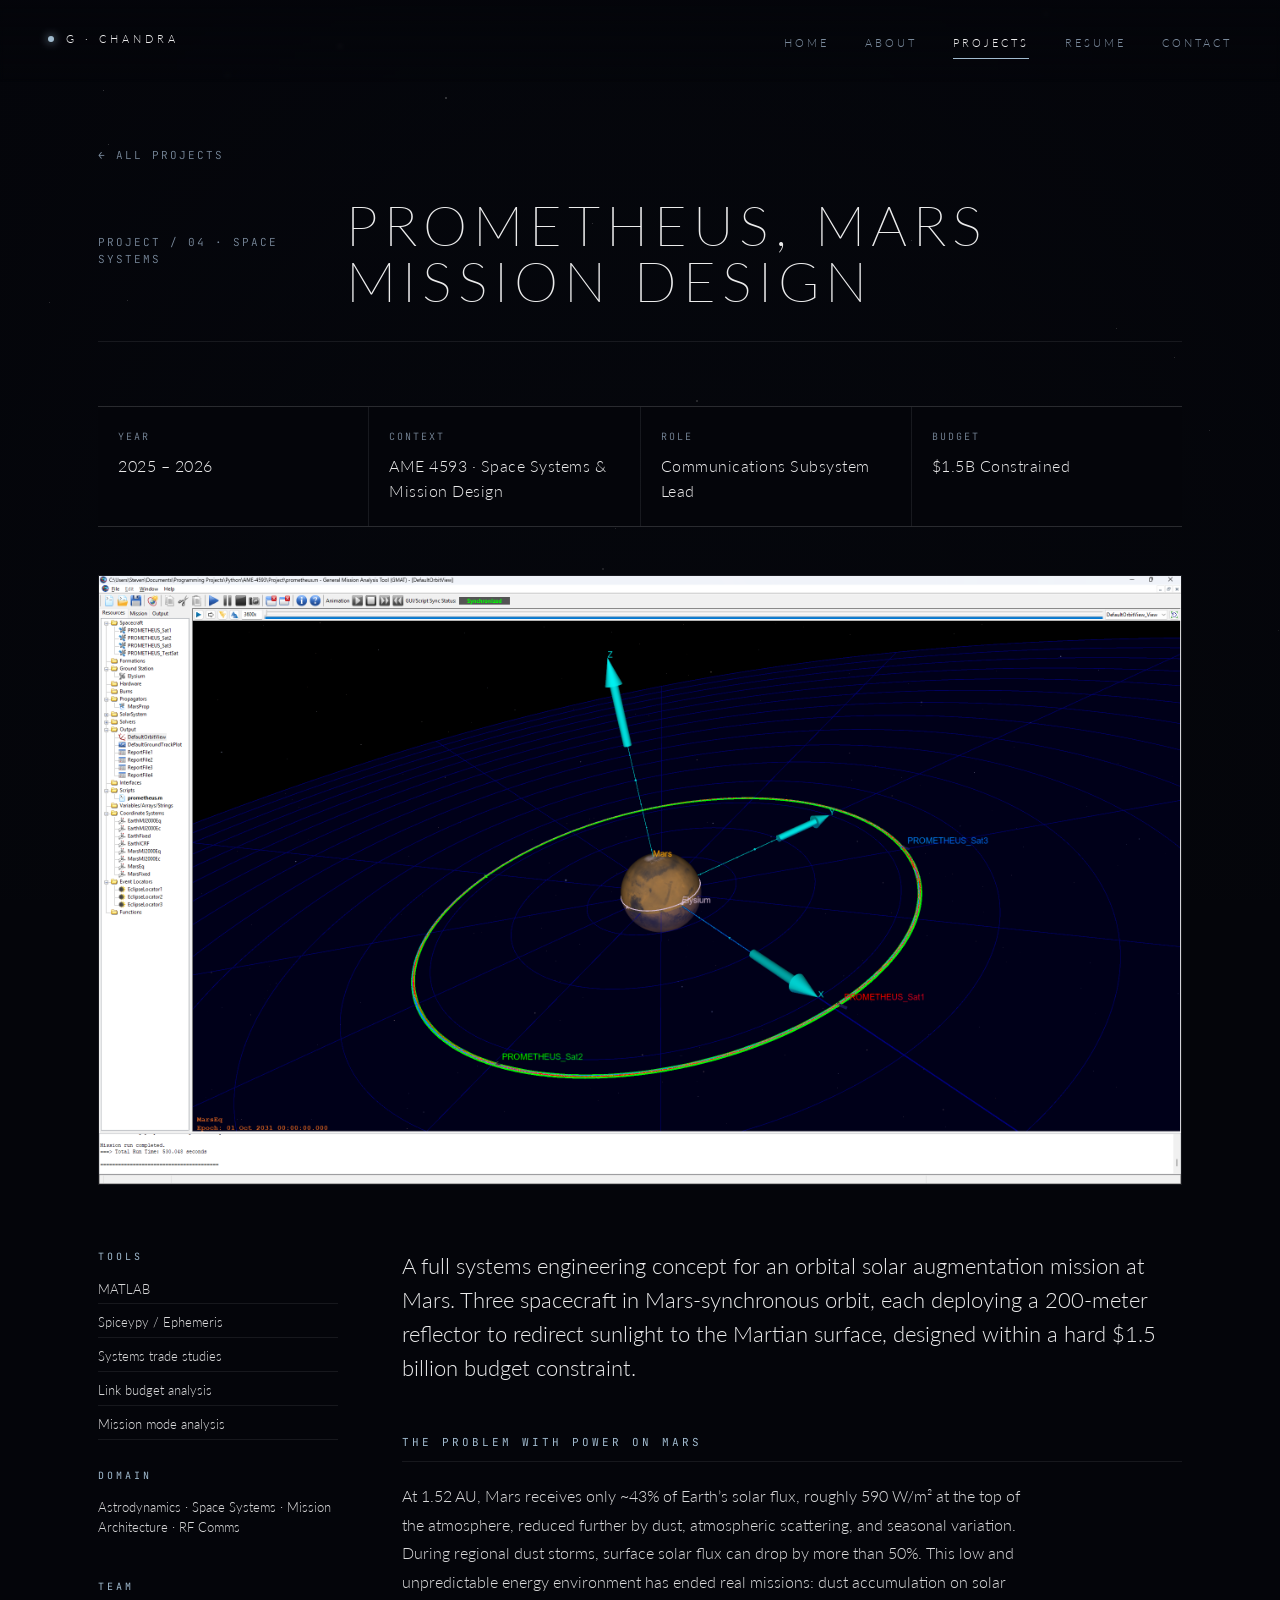
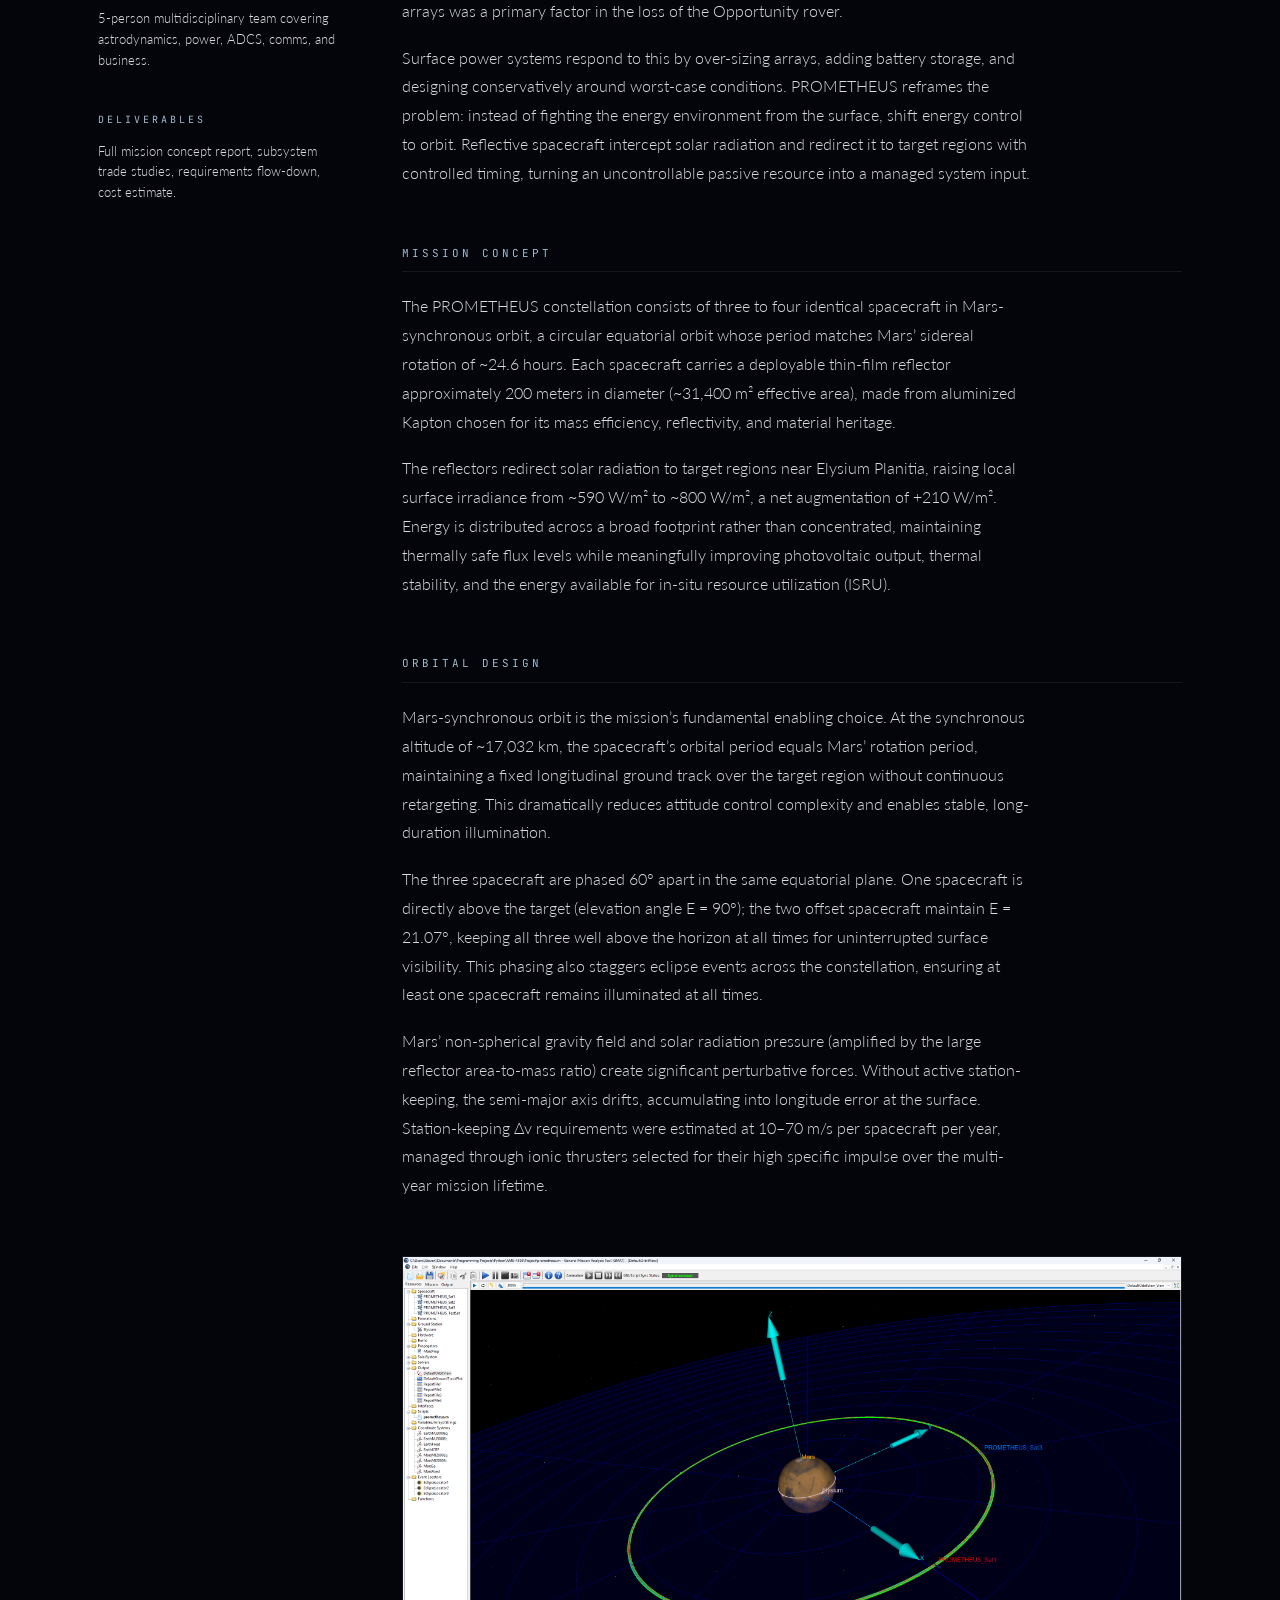
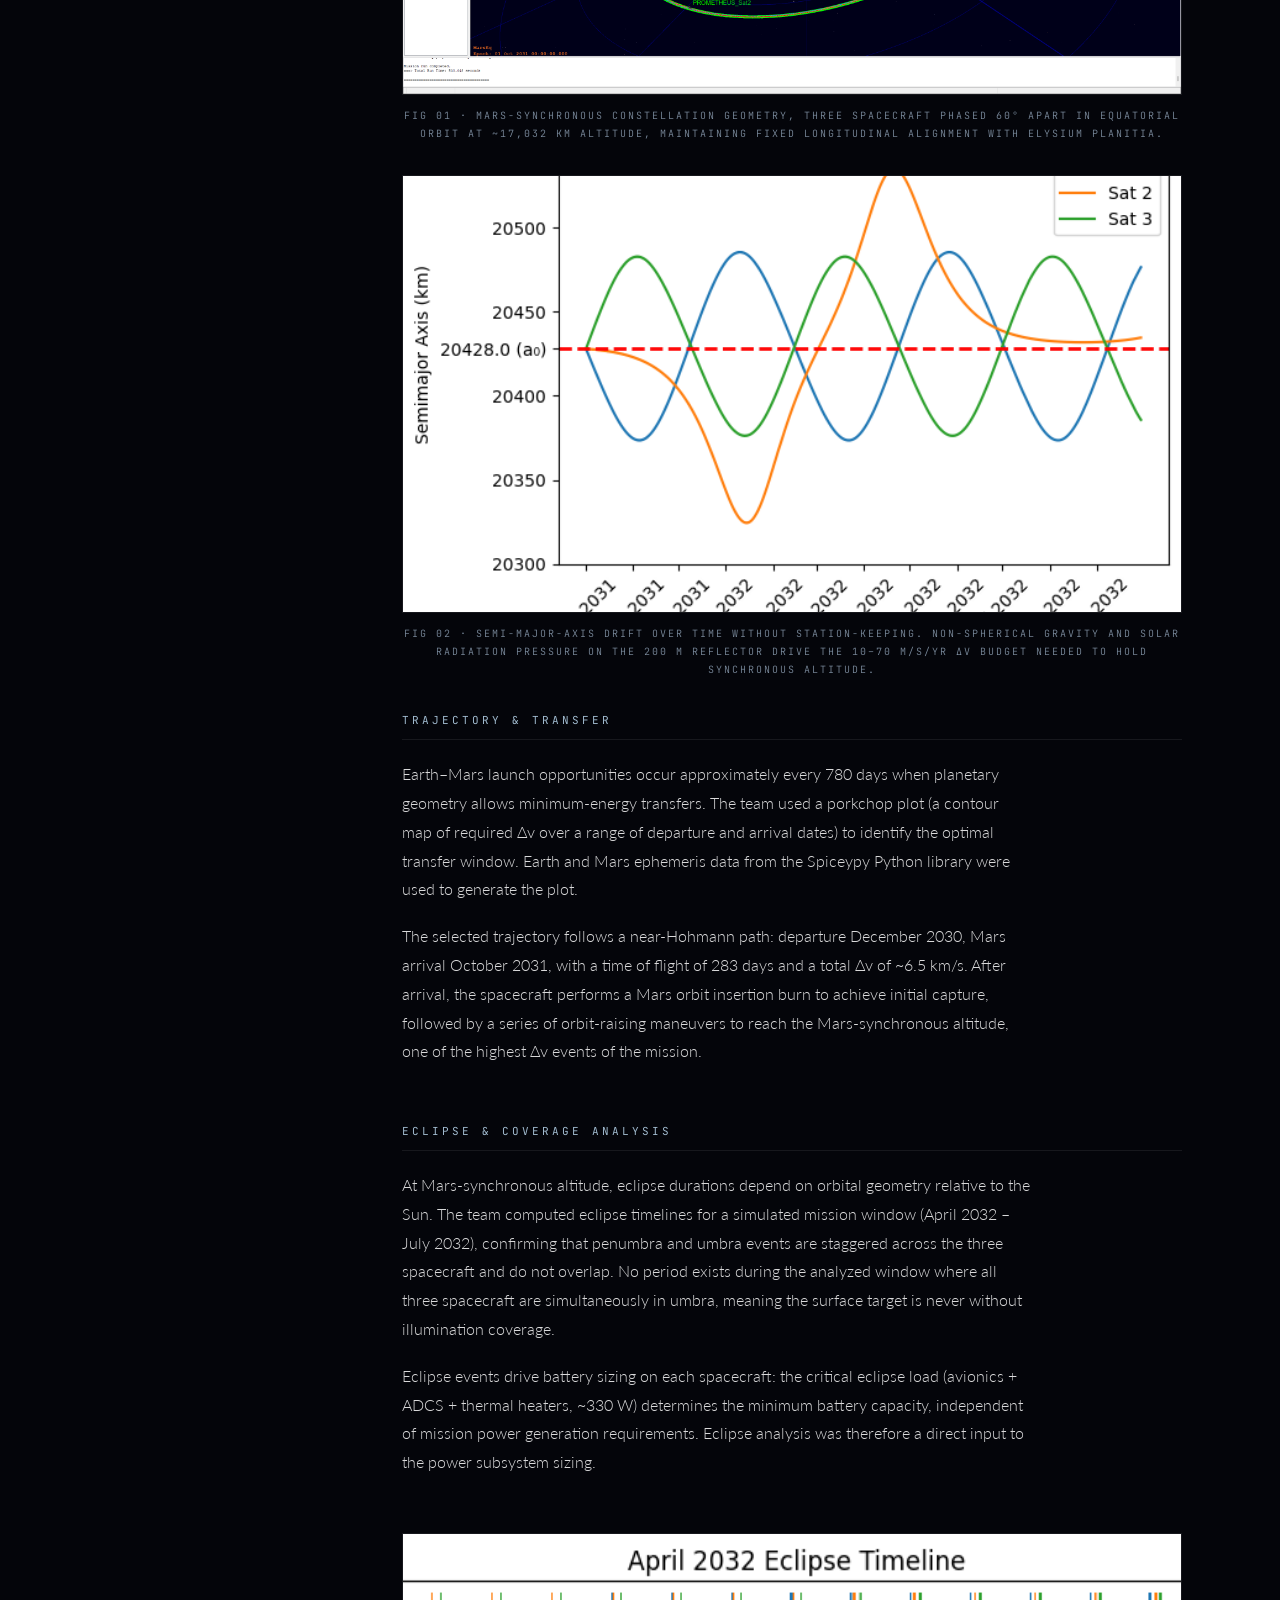
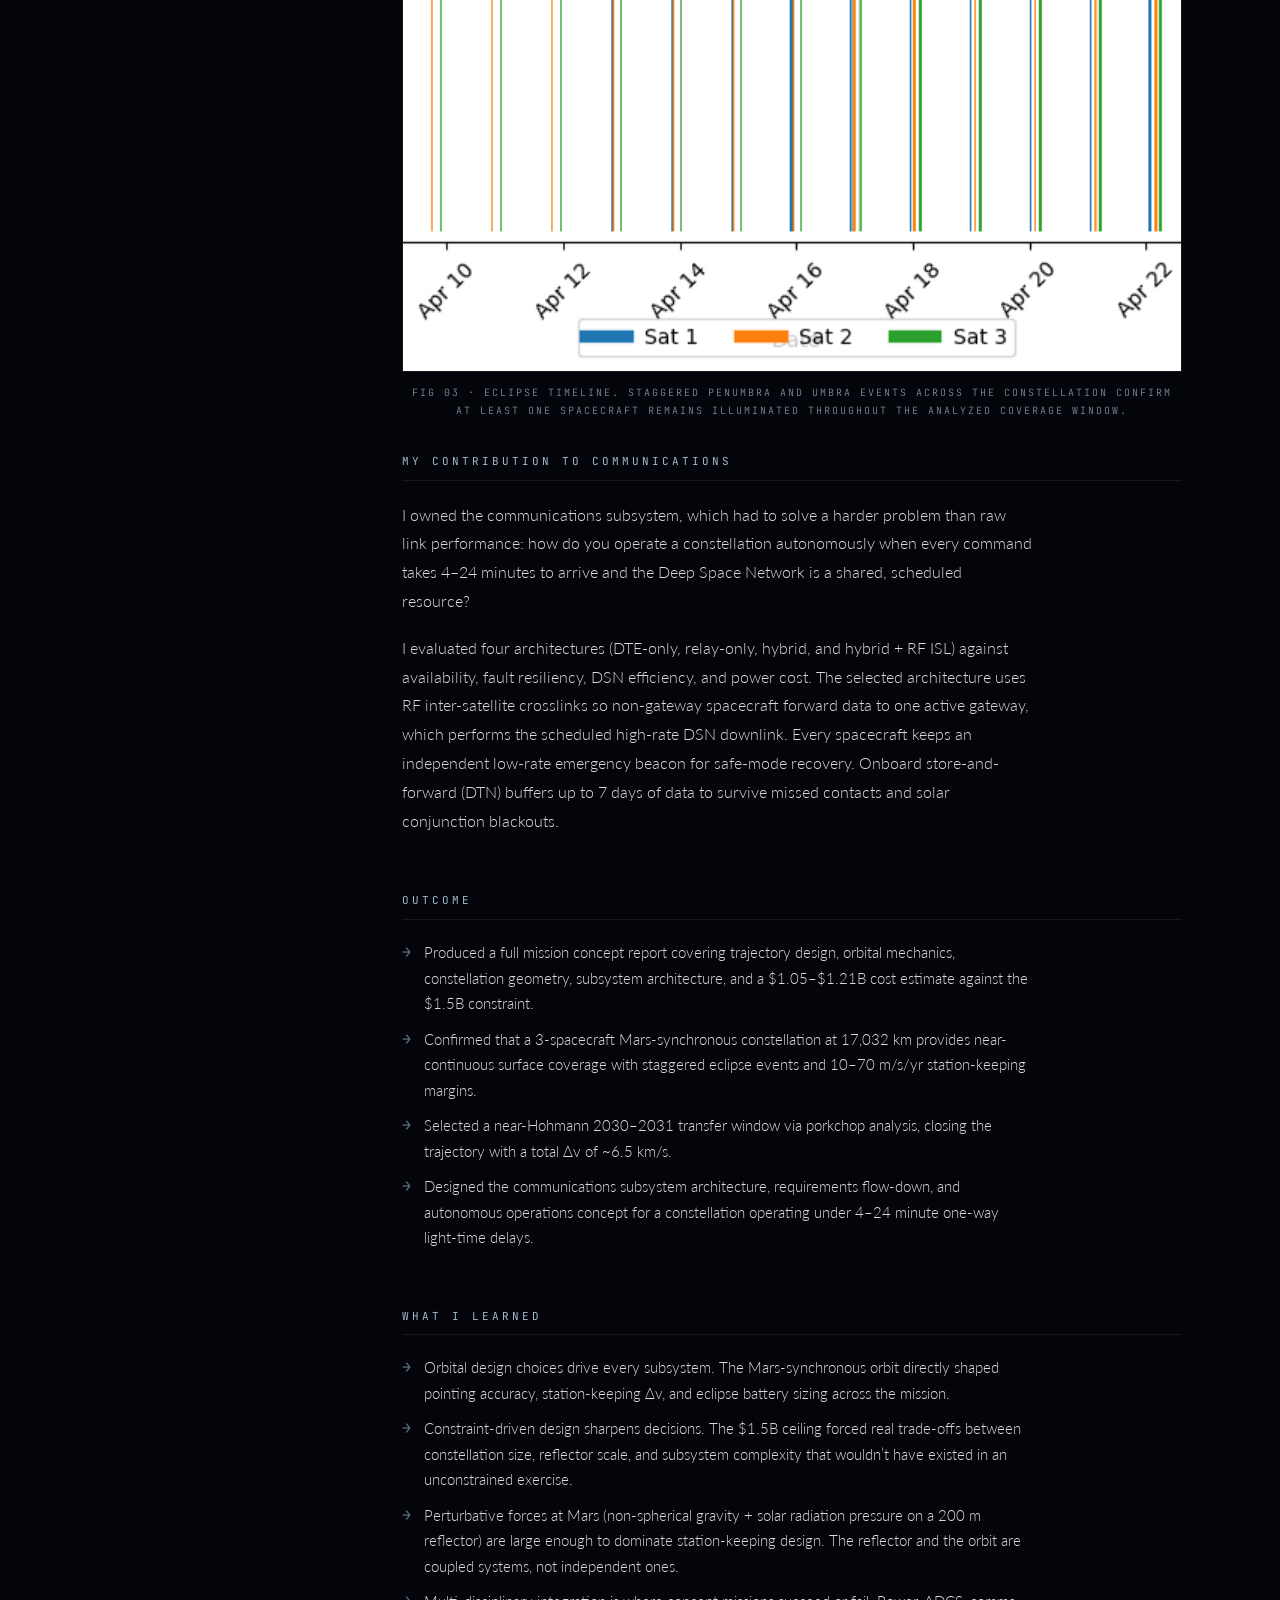
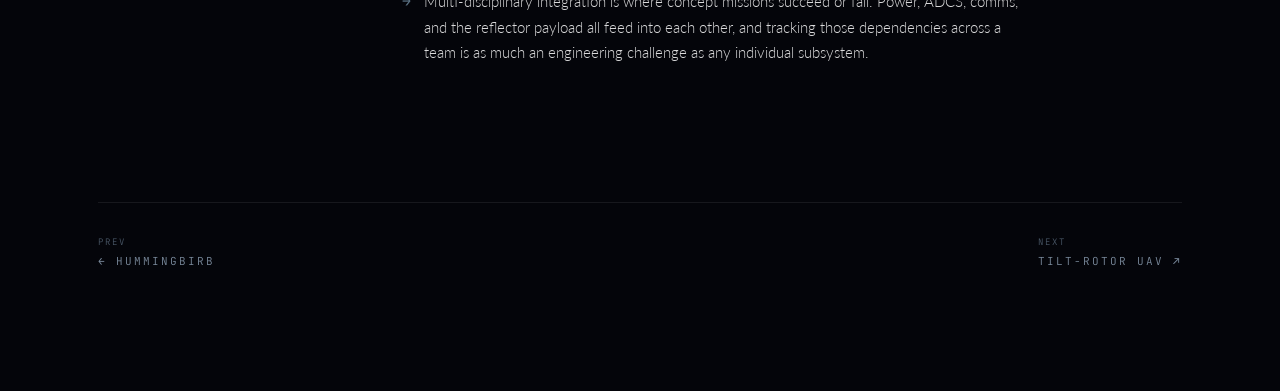
<file: project-prometheus.html>
<!doctype html>
<html lang="en">
<head>
  <meta charset="utf-8" />
  <title>PROMETHEUS Mars Mission - Gautham Chandra</title>
  <meta name="viewport" content="width=device-width, initial-scale=1" />
  <link rel="preconnect" href="https://fonts.googleapis.com" />
  <link rel="preconnect" href="https://fonts.gstatic.com" crossorigin />
  <link href="https://fonts.googleapis.com/css2?family=Lato:wght@100;300;400;700&family=JetBrains+Mono:wght@300;400&display=swap" rel="stylesheet" />
  <link rel="icon" type="image/svg+xml" href="favicon.svg" />
  <link rel="stylesheet" href="shared/site.css" />
  <link rel="stylesheet" href="shared/project.css" />
</head>
<body>
  <a class="back-link-float" href="experience.html">&larr; All Projects</a>
  <nav class="nav">
    <a class="brand" href="index.html">
      <span class="dot"></span>
      <span>G &middot; CHANDRA</span>
    </a>
    <ul>
      <li><a href="index.html">Home</a></li>
      <li><a href="about.html">About</a></li>
      <li><a class="active" href="experience.html">Projects</a></li>
      <li><a href="resume.html">Resume</a></li>
      <li><a href="contact.html">Contact</a></li>
    </ul>
  </nav>

  <main class="page">
    <div class="page-inner">
      <a class="back-link" href="experience.html">&larr; All Projects</a>

      <header class="page-head">
        <div class="kicker">Project / 04 &middot; Space Systems</div>
        <h1>PROMETHEUS, Mars Mission Design</h1>
      </header>

      <div class="proj-meta-strip">
        <div><span class="lab">Year</span><span class="val">2025 &ndash; 2026</span></div>
        <div><span class="lab">Context</span><span class="val">AME 4593 &middot; Space Systems &amp; Mission Design</span></div>
        <div><span class="lab">Role</span><span class="val">Communications Subsystem Lead</span></div>
        <div><span class="lab">Budget</span><span class="val">$1.5B Constrained</span></div>
      </div>

      <div class="proj-hero">
        <img src="assets/prometheus/constellation-geometry.png" alt="Three PROMETHEUS spacecraft in equatorial Mars-synchronous orbit phased 120 degrees apart around Mars" />
      </div>

      <div class="proj-grid">
        <aside class="proj-side">
          <div>
            <h3>Tools</h3>
            <ul>
              <li>MATLAB</li>
              <li>Spiceypy / Ephemeris</li>
              <li>Systems trade studies</li>
              <li>Link budget analysis</li>
              <li>Mission mode analysis</li>
            </ul>
          </div>
          <div>
            <h3>Domain</h3>
            <p class="row">Astrodynamics &middot; Space Systems &middot; Mission Architecture &middot; RF Comms</p>
          </div>
          <div>
            <h3>Team</h3>
            <p class="row">5-person multidisciplinary team covering astrodynamics, power, ADCS, comms, and business.</p>
          </div>
          <div>
            <h3>Deliverables</h3>
            <p class="row">Full mission concept report, subsystem trade studies, requirements flow-down, cost estimate.</p>
          </div>
        </aside>

        <article class="proj-body">
          <p class="lede">
            A full systems engineering concept for an orbital solar augmentation mission at Mars. Three spacecraft in Mars-synchronous orbit, each deploying a 200-meter reflector to redirect sunlight to the Martian surface, designed within a hard $1.5 billion budget constraint.
          </p>

          <section class="proj-section">
            <h2>The Problem with Power on Mars</h2>
            <p>
              At 1.52 AU, Mars receives only ~43% of Earth&rsquo;s solar flux, roughly 590 W/m&sup2; at the top of the atmosphere, reduced further by dust, atmospheric scattering, and seasonal variation. During regional dust storms, surface solar flux can drop by more than 50%. This low and unpredictable energy environment has ended real missions: dust accumulation on solar arrays was a primary factor in the loss of the Opportunity rover.
            </p>
            <p>
              Surface power systems respond to this by over-sizing arrays, adding battery storage, and designing conservatively around worst-case conditions. PROMETHEUS reframes the problem: instead of fighting the energy environment from the surface, shift energy control to orbit. Reflective spacecraft intercept solar radiation and redirect it to target regions with controlled timing, turning an uncontrollable passive resource into a managed system input.
            </p>
          </section>

          <section class="proj-section">
            <h2>Mission Concept</h2>
            <p>
              The PROMETHEUS constellation consists of three to four identical spacecraft in Mars-synchronous orbit, a circular equatorial orbit whose period matches Mars&rsquo; sidereal rotation of ~24.6 hours. Each spacecraft carries a deployable thin-film reflector approximately 200 meters in diameter (~31,400 m&sup2; effective area), made from aluminized Kapton chosen for its mass efficiency, reflectivity, and material heritage.
            </p>
            <p>
              The reflectors redirect solar radiation to target regions near Elysium Planitia, raising local surface irradiance from ~590 W/m&sup2; to ~800 W/m&sup2;, a net augmentation of +210 W/m&sup2;. Energy is distributed across a broad footprint rather than concentrated, maintaining thermally safe flux levels while meaningfully improving photovoltaic output, thermal stability, and the energy available for in-situ resource utilization (ISRU).
            </p>
          </section>

          <section class="proj-section">
            <h2>Orbital Design</h2>
            <p>
              Mars-synchronous orbit is the mission&rsquo;s fundamental enabling choice. At the synchronous altitude of ~17,032 km, the spacecraft&rsquo;s orbital period equals Mars&rsquo; rotation period, maintaining a fixed longitudinal ground track over the target region without continuous retargeting. This dramatically reduces attitude control complexity and enables stable, long-duration illumination.
            </p>
            <p>
              The three spacecraft are phased 60&deg; apart in the same equatorial plane. One spacecraft is directly above the target (elevation angle E = 90&deg;); the two offset spacecraft maintain E = 21.07&deg;, keeping all three well above the horizon at all times for uninterrupted surface visibility. This phasing also staggers eclipse events across the constellation, ensuring at least one spacecraft remains illuminated at all times.
            </p>
            <p>
              Mars&rsquo; non-spherical gravity field and solar radiation pressure (amplified by the large reflector area-to-mass ratio) create significant perturbative forces. Without active station-keeping, the semi-major axis drifts, accumulating into longitude error at the surface. Station-keeping &Delta;v requirements were estimated at 10&ndash;70 m/s per spacecraft per year, managed through ionic thrusters selected for their high specific impulse over the multi-year mission lifetime.
            </p>
          </section>

          <figure class="proj-figure">
            <div class="img-wrap">
              <img src="assets/prometheus/constellation-geometry.png" alt="3D visualization of three PROMETHEUS spacecraft in equatorial Mars-synchronous orbit phased 60 degrees apart around Mars" />
            </div>
            <figcaption>Fig 01 &middot; Mars-synchronous constellation geometry, three spacecraft phased 60&deg; apart in equatorial orbit at ~17,032 km altitude, maintaining fixed longitudinal alignment with Elysium Planitia.</figcaption>
          </figure>

          <figure class="proj-figure">
            <div class="img-wrap">
              <img src="assets/prometheus/sma-drift.png" alt="Plot of semi-major axis drift over time for the PROMETHEUS spacecraft, showing perturbative deviation from the Mars-synchronous reference altitude" />
            </div>
            <figcaption>Fig 02 &middot; Semi-major-axis drift over time without station-keeping. Non-spherical gravity and solar radiation pressure on the 200 m reflector drive the 10&ndash;70 m/s/yr &Delta;v budget needed to hold synchronous altitude.</figcaption>
          </figure>

          <section class="proj-section">
            <h2>Trajectory &amp; Transfer</h2>
            <p>
              Earth&ndash;Mars launch opportunities occur approximately every 780 days when planetary geometry allows minimum-energy transfers. The team used a porkchop plot (a contour map of required &Delta;v over a range of departure and arrival dates) to identify the optimal transfer window. Earth and Mars ephemeris data from the Spiceypy Python library were used to generate the plot.
            </p>
            <p>
              The selected trajectory follows a near-Hohmann path: departure December 2030, Mars arrival October 2031, with a time of flight of 283 days and a total &Delta;v of ~6.5 km/s. After arrival, the spacecraft performs a Mars orbit insertion burn to achieve initial capture, followed by a series of orbit-raising maneuvers to reach the Mars-synchronous altitude, one of the highest &Delta;v events of the mission.
            </p>
          </section>

          <section class="proj-section">
            <h2>Eclipse &amp; Coverage Analysis</h2>
            <p>
              At Mars-synchronous altitude, eclipse durations depend on orbital geometry relative to the Sun. The team computed eclipse timelines for a simulated mission window (April 2032 &ndash; July 2032), confirming that penumbra and umbra events are staggered across the three spacecraft and do not overlap. No period exists during the analyzed window where all three spacecraft are simultaneously in umbra, meaning the surface target is never without illumination coverage.
            </p>
            <p>
              Eclipse events drive battery sizing on each spacecraft: the critical eclipse load (avionics + ADCS + thermal heaters, ~330 W) determines the minimum battery capacity, independent of mission power generation requirements. Eclipse analysis was therefore a direct input to the power subsystem sizing.
            </p>
          </section>

          <figure class="proj-figure">
            <div class="img-wrap">
              <img src="assets/prometheus/eclipse.png" alt="Eclipse timeline chart for the three PROMETHEUS spacecraft showing staggered penumbra and umbra periods across the analyzed coverage window" />
            </div>
            <figcaption>Fig 03 &middot; Eclipse timeline. Staggered penumbra and umbra events across the constellation confirm at least one spacecraft remains illuminated throughout the analyzed coverage window.</figcaption>
          </figure>

          <section class="proj-section">
            <h2>My Contribution to Communications</h2>
            <p>
              I owned the communications subsystem, which had to solve a harder problem than raw link performance: how do you operate a constellation autonomously when every command takes 4&ndash;24 minutes to arrive and the Deep Space Network is a shared, scheduled resource?
            </p>
            <p>
              I evaluated four architectures (DTE-only, relay-only, hybrid, and hybrid + RF ISL) against availability, fault resiliency, DSN efficiency, and power cost. The selected architecture uses RF inter-satellite crosslinks so non-gateway spacecraft forward data to one active gateway, which performs the scheduled high-rate DSN downlink. Every spacecraft keeps an independent low-rate emergency beacon for safe-mode recovery. Onboard store-and-forward (DTN) buffers up to 7 days of data to survive missed contacts and solar conjunction blackouts.
            </p>
          </section>

          <section class="proj-section">
            <h2>Outcome</h2>
            <ul>
              <li>Produced a full mission concept report covering trajectory design, orbital mechanics, constellation geometry, subsystem architecture, and a $1.05&ndash;$1.21B cost estimate against the $1.5B constraint.</li>
              <li>Confirmed that a 3-spacecraft Mars-synchronous constellation at 17,032 km provides near-continuous surface coverage with staggered eclipse events and 10&ndash;70 m/s/yr station-keeping margins.</li>
              <li>Selected a near-Hohmann 2030&ndash;2031 transfer window via porkchop analysis, closing the trajectory with a total &Delta;v of ~6.5 km/s.</li>
              <li>Designed the communications subsystem architecture, requirements flow-down, and autonomous operations concept for a constellation operating under 4&ndash;24 minute one-way light-time delays.</li>
            </ul>
          </section>

          <section class="proj-section">
            <h2>What I Learned</h2>
            <ul>
              <li>Orbital design choices drive every subsystem. The Mars-synchronous orbit directly shaped pointing accuracy, station-keeping &Delta;v, and eclipse battery sizing across the mission.</li>
              <li>Constraint-driven design sharpens decisions. The $1.5B ceiling forced real trade-offs between constellation size, reflector scale, and subsystem complexity that wouldn&rsquo;t have existed in an unconstrained exercise.</li>
              <li>Perturbative forces at Mars (non-spherical gravity + solar radiation pressure on a 200 m reflector) are large enough to dominate station-keeping design. The reflector and the orbit are coupled systems, not independent ones.</li>
              <li>Multi-disciplinary integration is where concept missions succeed or fail. Power, ADCS, comms, and the reflector payload all feed into each other, and tracking those dependencies across a team is as much an engineering challenge as any individual subsystem.</li>
            </ul>
          </section>
        </article>
      </div>

      <div class="proj-nav">
        <a href="project-hummingbirb.html"><span class="dir">Prev</span>&larr; Hummingbirb</a>
        <a href="project-tilt-rotor.html"><span class="dir">Next</span>Tilt-Rotor UAV &nearr;</a>
      </div>

    </div>
  </main>

  <script src="shared/stars.js"></script>
  <script>
    const floatBtn = document.querySelector('.back-link-float');
    const inlineLink = document.querySelector('.back-link');
    if (floatBtn && inlineLink) {
      new IntersectionObserver(([e]) => floatBtn.classList.toggle('visible', !e.isIntersecting)).observe(inlineLink);
    }
  </script>
  <script>
    mountStars({ density: 'soft', speed: 0.5, dim: 0.94 });
  </script>
</body>
</html>
</file>
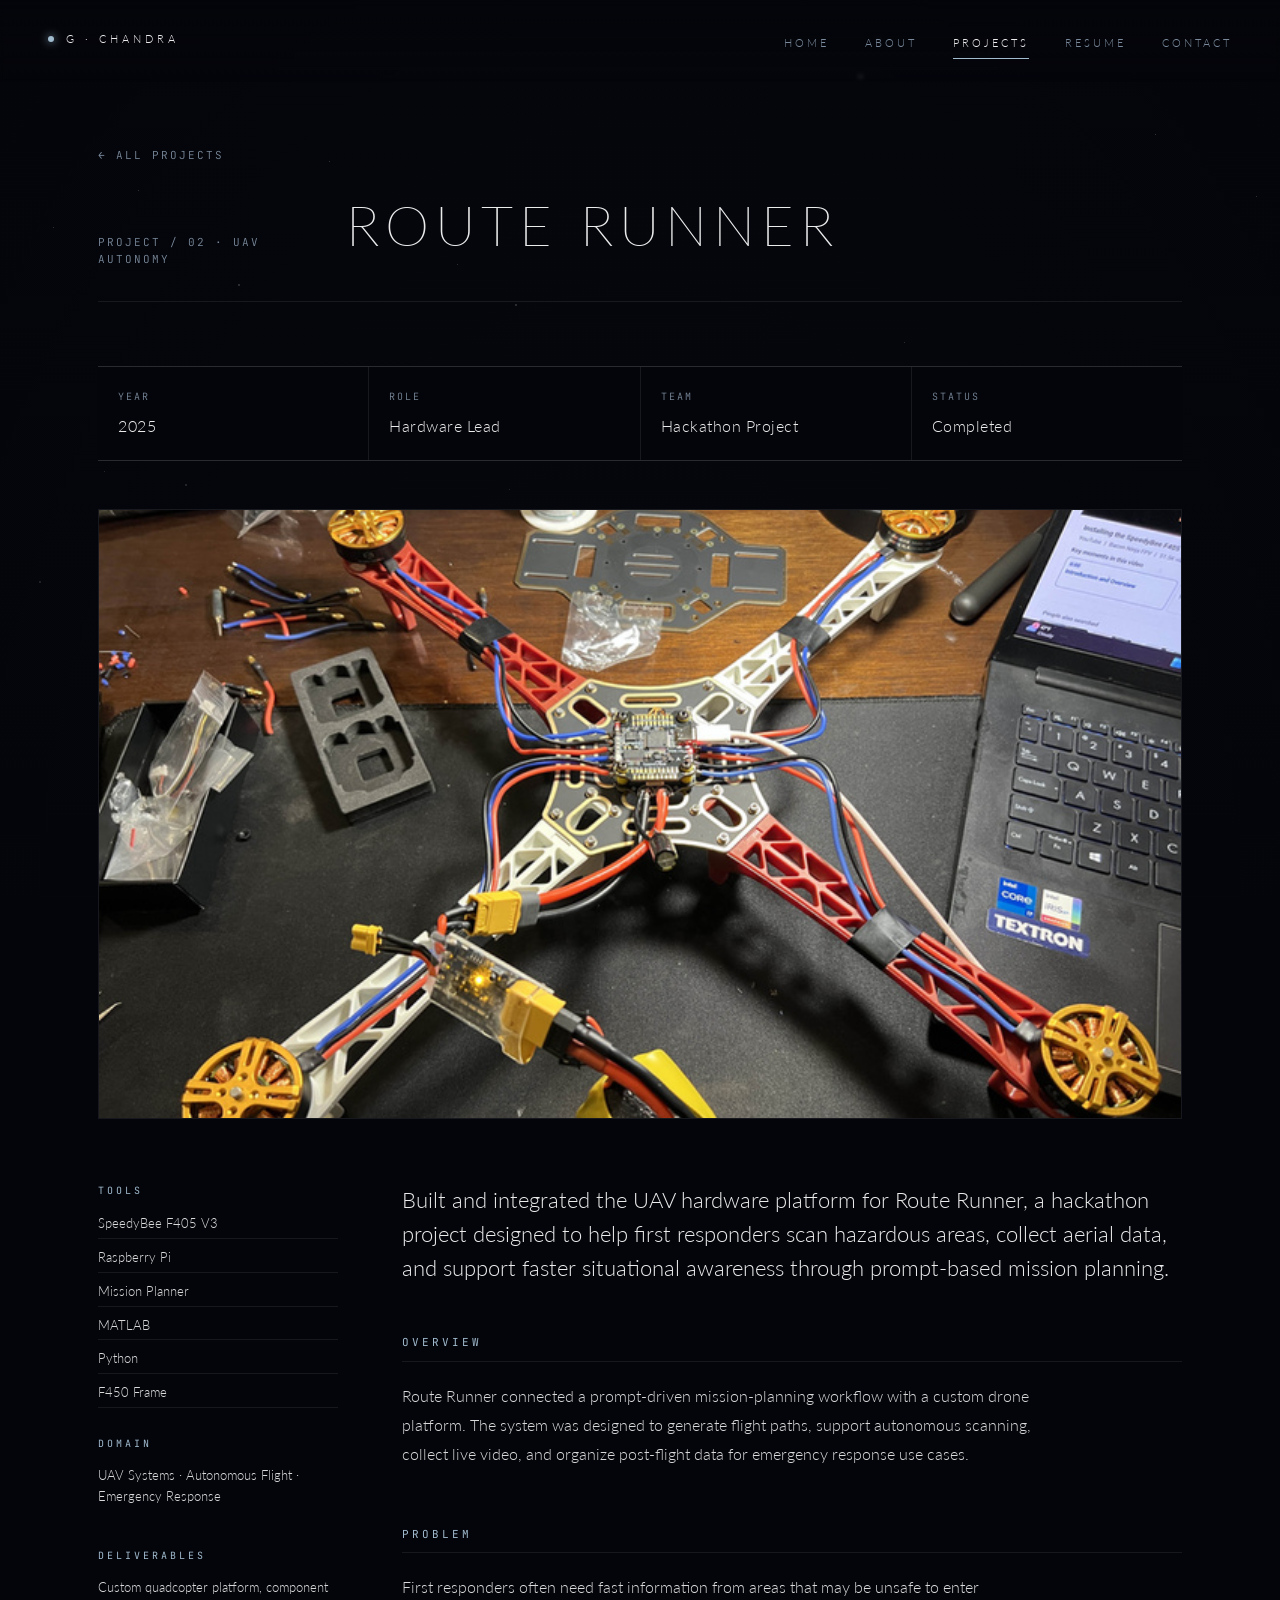
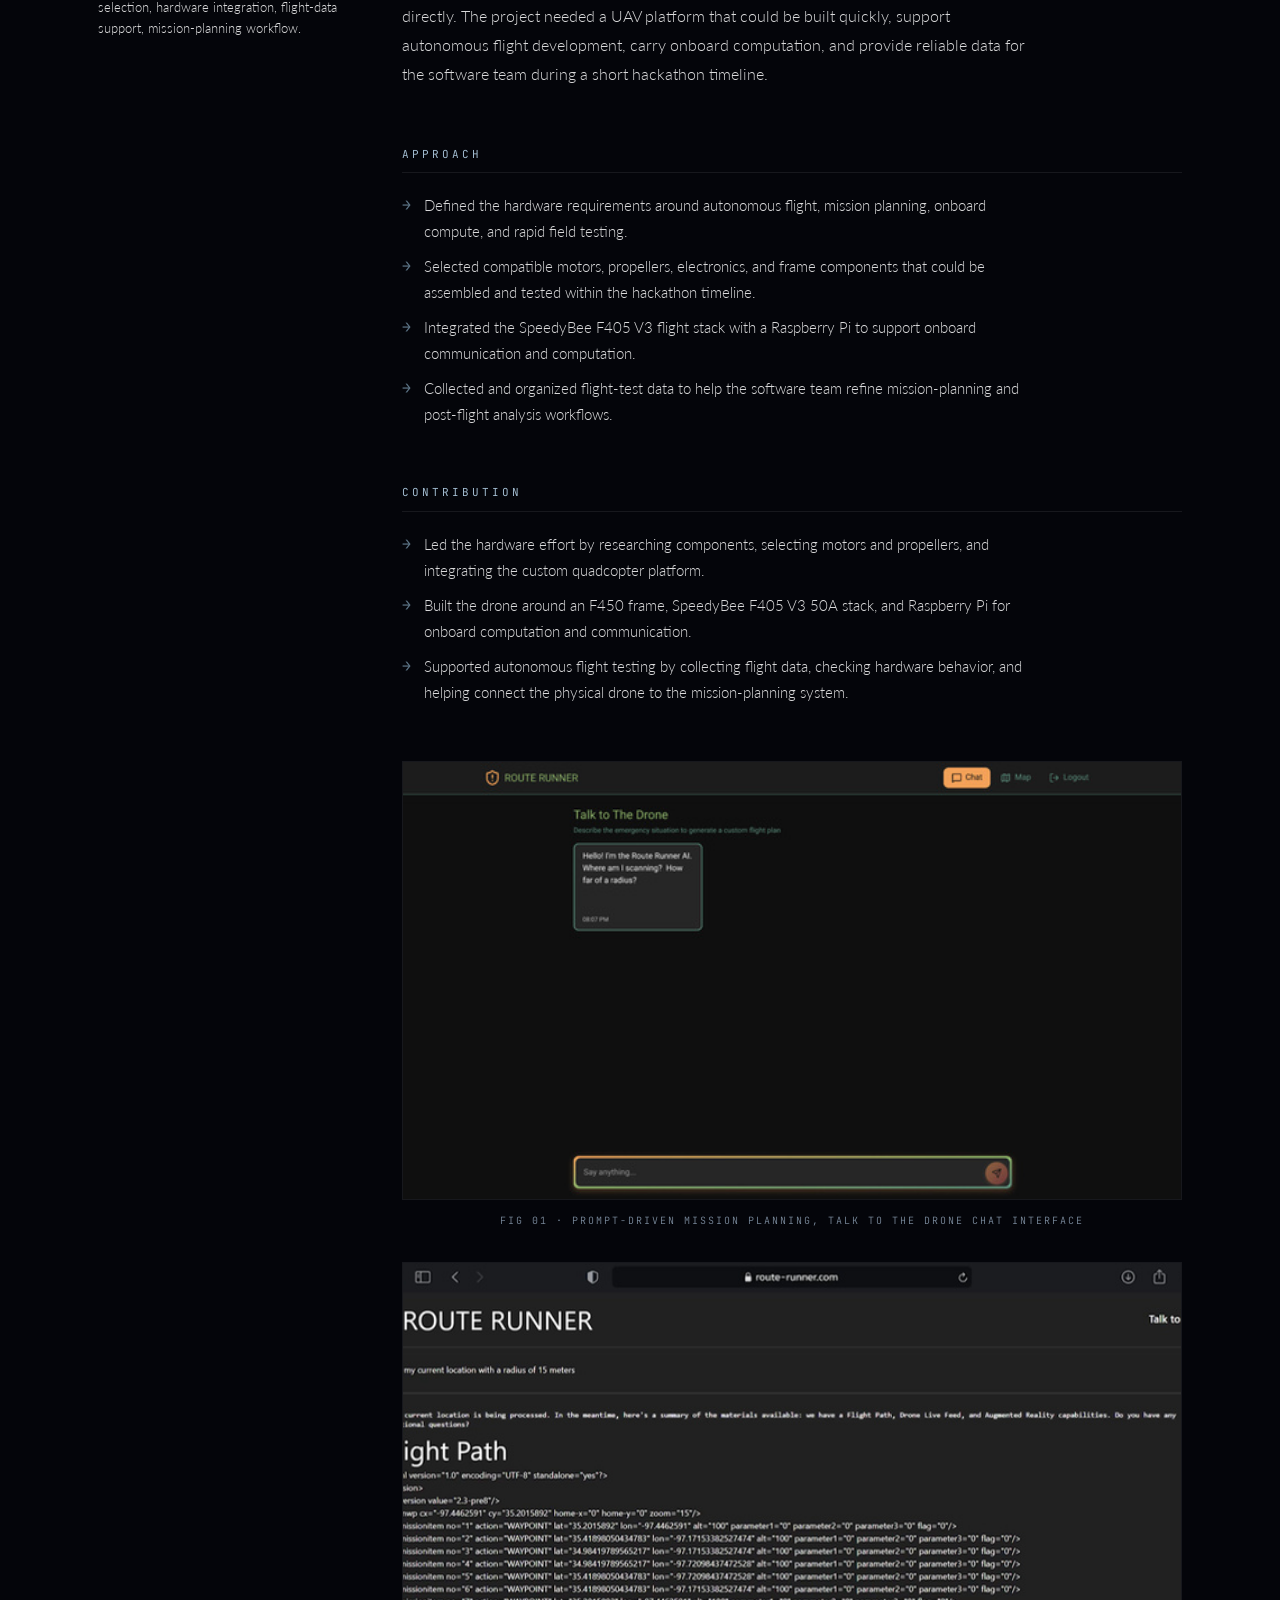
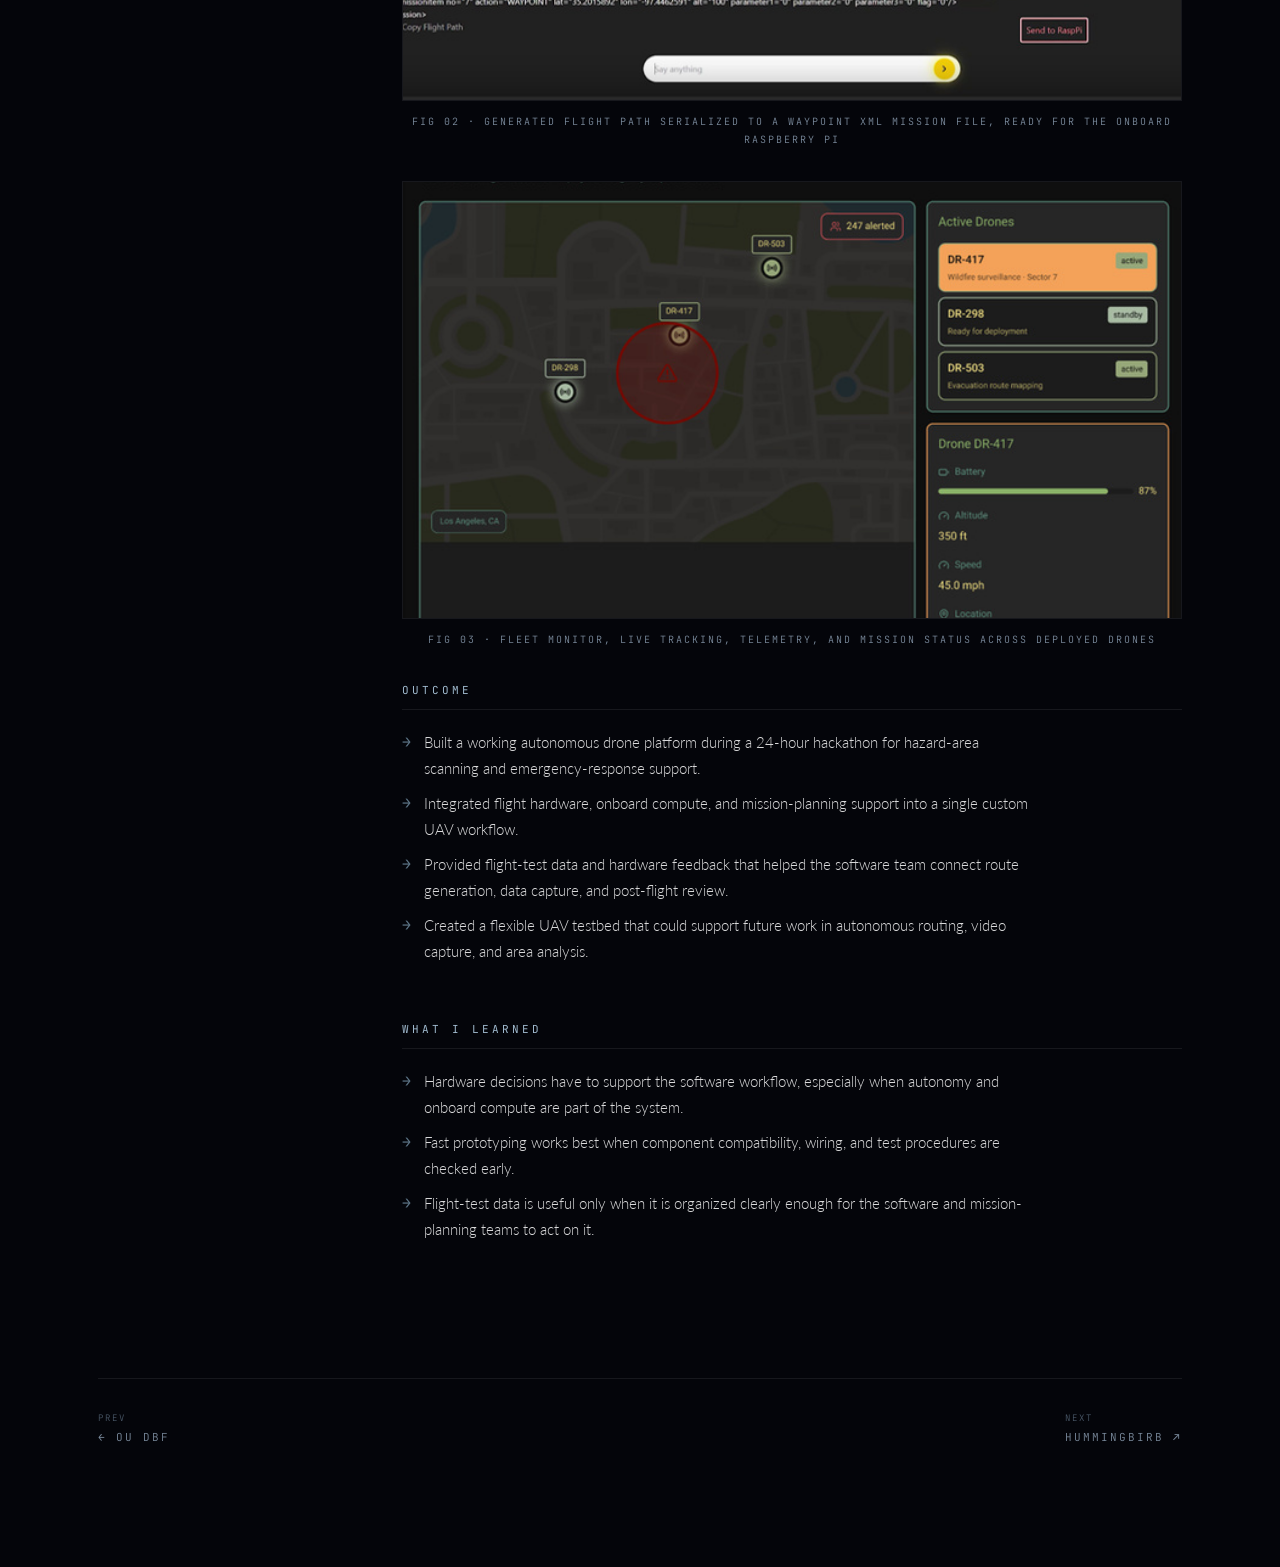
<file: project-route-runner.html>
<!doctype html>
<html lang="en">
<head>
  <meta charset="utf-8" />
  <title>Route Runner Autonomous Drone - Gautham Chandra</title>
  <meta name="viewport" content="width=device-width, initial-scale=1" />
  <meta name="description" content="Route Runner autonomous drone project by Gautham Chandra, focused on UAV hardware integration, mission planning, embedded compute, and rapid prototyping for emergency response workflows." />
  <meta property="og:title" content="Route Runner Autonomous Drone - Gautham Chandra" />
  <meta property="og:description" content="Hackathon UAV project covering custom drone hardware, SpeedyBee F405 V3 integration, Raspberry Pi onboard compute, mission planning, and autonomous test support." />
  <meta property="og:type" content="website" />
  <link rel="preconnect" href="https://fonts.googleapis.com" />
  <link rel="preconnect" href="https://fonts.gstatic.com" crossorigin />
  <link href="https://fonts.googleapis.com/css2?family=Lato:wght@100;300;400;700&family=JetBrains+Mono:wght@300;400&display=swap" rel="stylesheet" />
  <link rel="icon" type="image/svg+xml" href="favicon.svg" />
  <link rel="stylesheet" href="shared/site.css" />
  <link rel="stylesheet" href="shared/project.css" />
</head>
<body>
  <a class="back-link-float" href="experience.html">&larr; All Projects</a>
  <nav class="nav">
    <a class="brand" href="index.html">
      <span class="dot"></span>
      <span>G &middot; CHANDRA</span>
    </a>
    <ul>
      <li><a href="index.html">Home</a></li>
      <li><a href="about.html">About</a></li>
      <li><a class="active" href="experience.html">Projects</a></li>
      <li><a href="resume.html">Resume</a></li>
      <li><a href="contact.html">Contact</a></li>
    </ul>
  </nav>

  <main class="page">
    <div class="page-inner">
      <a class="back-link" href="experience.html">&larr; All Projects</a>

      <header class="page-head">
        <div class="kicker">Project / 02 &middot; UAV Autonomy</div>
        <h1>Route Runner</h1>
      </header>

      <div class="proj-meta-strip">
        <div><span class="lab">Year</span><span class="val">2025</span></div>
        <div><span class="lab">Role</span><span class="val">Hardware Lead</span></div>
        <div><span class="lab">Team</span><span class="val">Hackathon Project</span></div>
        <div><span class="lab">Status</span><span class="val">Completed</span></div>
      </div>

      <div class="proj-hero">
        <img src="assets/route-runner/build.jpg" alt="Route Runner quadcopter build - F450 frame, SpeedyBee F405 V3 stack, and electronics on a workbench" />
      </div>

      <div class="proj-grid">
        <aside class="proj-side">
          <div>
            <h3>Tools</h3>
            <ul>
              <li>SpeedyBee F405 V3</li>
              <li>Raspberry Pi</li>
              <li>Mission Planner</li>
              <li>MATLAB</li>
              <li>Python</li>
              <li>F450 Frame</li>
            </ul>
          </div>
          <div>
            <h3>Domain</h3>
            <p class="row">UAV Systems &middot; Autonomous Flight &middot; Emergency Response</p>
          </div>
          <div>
            <h3>Deliverables</h3>
            <p class="row">Custom quadcopter platform, component selection, hardware integration, flight-data support, mission-planning workflow.</p>
          </div>
          <!--
          <div>
            <h3>Links</h3>
            <a href="#">GitHub repo &nearr;</a>
            <a href="#">Demo video &nearr;</a>
          </div>
          -->
        </aside>

        <article class="proj-body">
          <p class="lede">
            Built and integrated the UAV hardware platform for Route Runner, a hackathon project designed to help first responders scan hazardous areas, collect aerial data, and support faster situational awareness through prompt-based mission planning.
          </p>

          <section class="proj-section">
            <h2>Overview</h2>
            <p>
              Route Runner connected a prompt-driven mission-planning workflow with a custom drone platform. The system was designed to generate flight paths, support autonomous scanning, collect live video, and organize post-flight data for emergency response use cases.
            </p>
          </section>

          <section class="proj-section">
            <h2>Problem</h2>
            <p>
              First responders often need fast information from areas that may be unsafe to enter directly. The project needed a UAV platform that could be built quickly, support autonomous flight development, carry onboard computation, and provide reliable data for the software team during a short hackathon timeline.
            </p>
          </section>

          <section class="proj-section">
            <h2>Approach</h2>
            <ul>
              <li>Defined the hardware requirements around autonomous flight, mission planning, onboard compute, and rapid field testing.</li>
              <li>Selected compatible motors, propellers, electronics, and frame components that could be assembled and tested within the hackathon timeline.</li>
              <li>Integrated the SpeedyBee F405 V3 flight stack with a Raspberry Pi to support onboard communication and computation.</li>
              <li>Collected and organized flight-test data to help the software team refine mission-planning and post-flight analysis workflows.</li>
            </ul>
          </section>

          <section class="proj-section">
            <h2>Contribution</h2>
            <ul>
              <li>Led the hardware effort by researching components, selecting motors and propellers, and integrating the custom quadcopter platform.</li>
              <li>Built the drone around an F450 frame, SpeedyBee F405 V3 50A stack, and Raspberry Pi for onboard computation and communication.</li>
              <li>Supported autonomous flight testing by collecting flight data, checking hardware behavior, and helping connect the physical drone to the mission-planning system.</li>
            </ul>
          </section>

          <figure class="proj-figure">
            <div class="img-wrap">
              <img src="assets/route-runner/chat-ui.jpg" alt="Route Runner web app - Talk to The Drone chat interface used to generate flight plans from natural-language prompts" />
            </div>
            <figcaption>Fig 01 &middot; Prompt-driven mission planning, Talk to The Drone chat interface</figcaption>
          </figure>

          <figure class="proj-figure">
            <div class="img-wrap">
              <img src="assets/route-runner/flight-path.jpg" alt="Route Runner generated flight path - XML mission file with waypoints, lat/lon coordinates, altitudes, and Send to RasPi button" />
            </div>
            <figcaption>Fig 02 &middot; Generated flight path serialized to a waypoint XML mission file, ready for the onboard Raspberry Pi</figcaption>
          </figure>

          <figure class="proj-figure">
            <div class="img-wrap">
              <img src="assets/route-runner/fleet-monitor.jpg" alt="Route Runner Drone Fleet Monitor dashboard - live tracking, battery, altitude, speed, and mission status for deployed emergency-response drones" />
            </div>
            <figcaption>Fig 03 &middot; Fleet monitor, live tracking, telemetry, and mission status across deployed drones</figcaption>
          </figure>

          <section class="proj-section">
            <h2>Outcome</h2>
            <ul>
              <li>Built a working autonomous drone platform during a 24-hour hackathon for hazard-area scanning and emergency-response support.</li>
              <li>Integrated flight hardware, onboard compute, and mission-planning support into a single custom UAV workflow.</li>
              <li>Provided flight-test data and hardware feedback that helped the software team connect route generation, data capture, and post-flight review.</li>
              <li>Created a flexible UAV testbed that could support future work in autonomous routing, video capture, and area analysis.</li>
            </ul>
          </section>

          <section class="proj-section">
            <h2>What I Learned</h2>
            <ul>
              <li>Hardware decisions have to support the software workflow, especially when autonomy and onboard compute are part of the system.</li>
              <li>Fast prototyping works best when component compatibility, wiring, and test procedures are checked early.</li>
              <li>Flight-test data is useful only when it is organized clearly enough for the software and mission-planning teams to act on it.</li>
            </ul>
          </section>
        </article>
      </div>

      <div class="proj-nav">
        <a href="project-dbf.html"><span class="dir">Prev</span>&larr; OU DBF</a>
        <a href="project-hummingbirb.html"><span class="dir">Next</span>Hummingbirb &nearr;</a>
      </div>
    </div>
  </main>

  <script src="shared/stars.js"></script>
  <script>
    const floatBtn = document.querySelector('.back-link-float');
    const inlineLink = document.querySelector('.back-link');
    if (floatBtn && inlineLink) {
      new IntersectionObserver(([e]) => floatBtn.classList.toggle('visible', !e.isIntersecting)).observe(inlineLink);
    }
  </script>
  <script>
    mountStars({ density: 'soft', speed: 0.5, dim: 0.94 });
  </script>
</body>
</html>
</file>
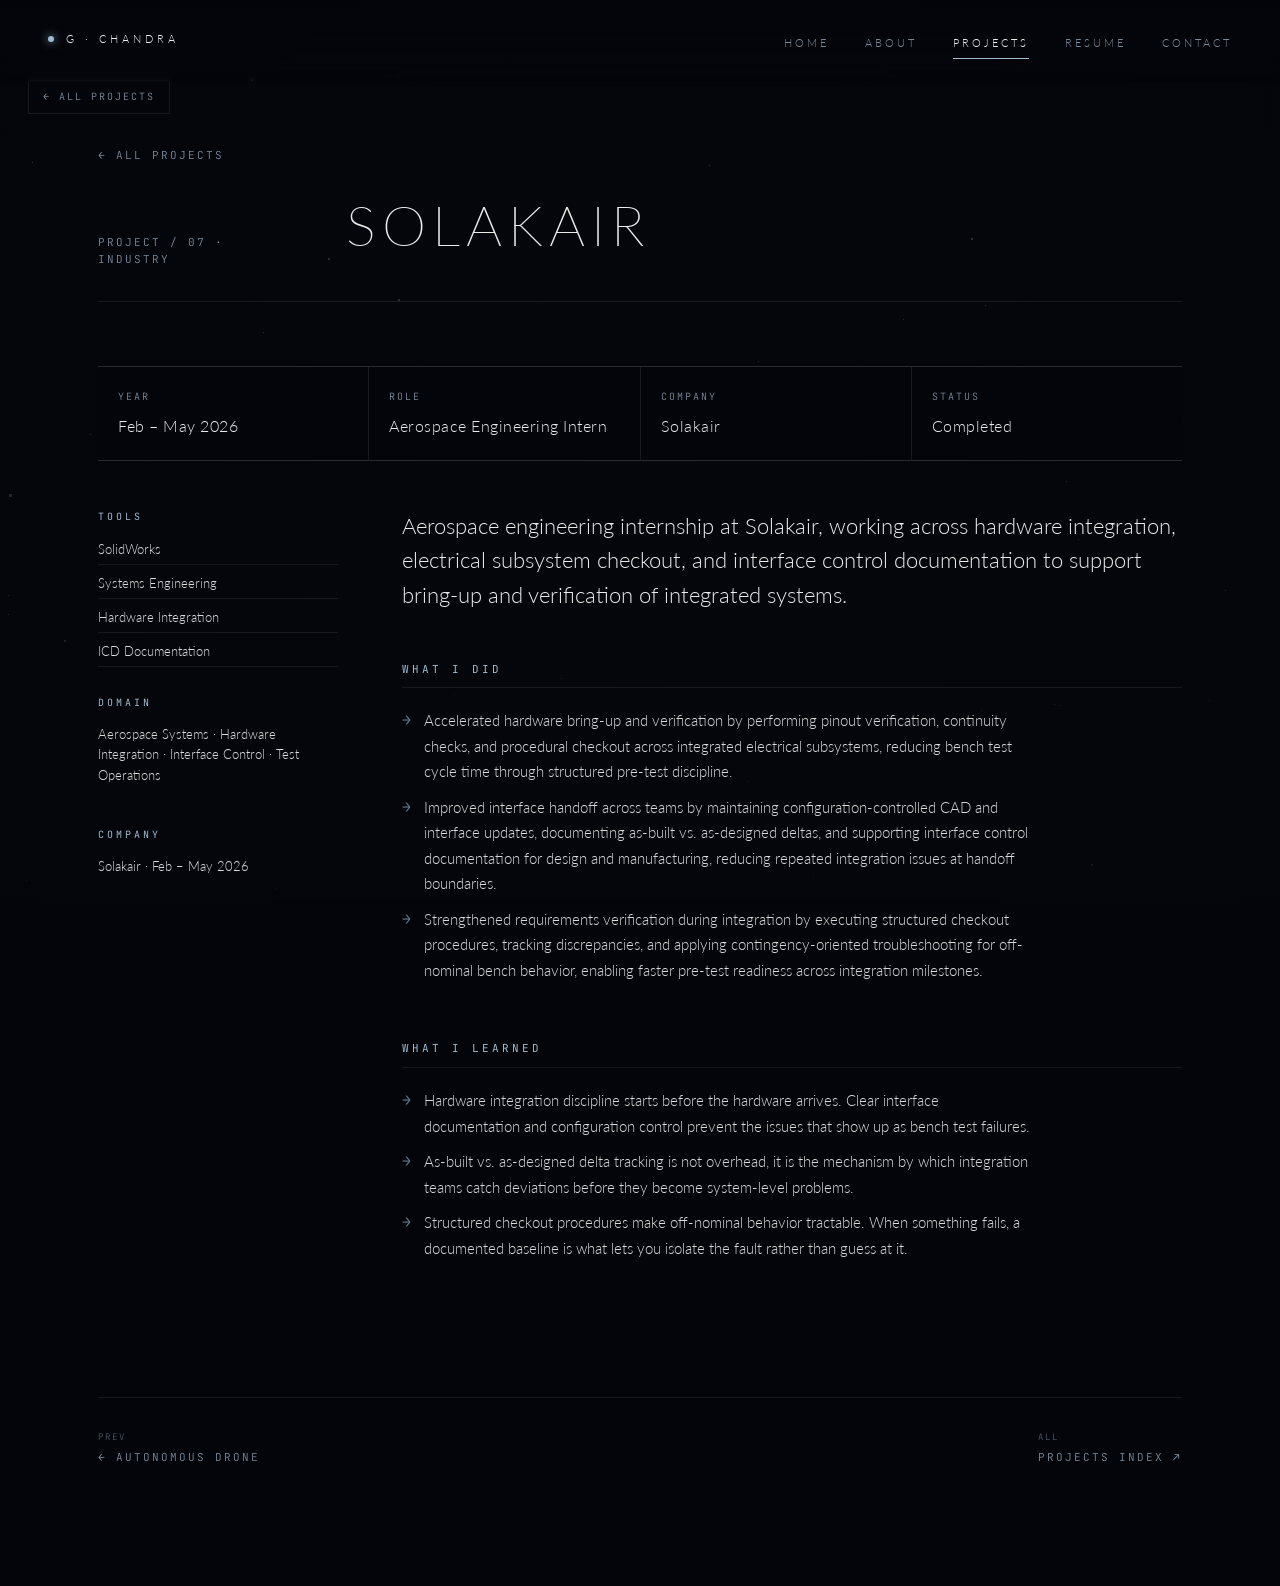
<file: project-solakair.html>
<!doctype html>
<html lang="en">
<head>
  <meta charset="utf-8" />
  <title>Solakair Internship - Gautham Chandra</title>
  <meta name="viewport" content="width=device-width, initial-scale=1" />
  <meta name="description" content="Aerospace Engineering Intern at Solakair - hardware integration, systems checkout, interface control documentation, and bench test operations." />
  <meta property="og:title" content="Solakair Internship - Gautham Chandra" />
  <meta property="og:description" content="Aerospace Engineering Internship at Solakair: hardware bring-up, electrical subsystem checkout, CAD configuration control, and integration test procedures." />
  <meta property="og:type" content="website" />
  <link rel="preconnect" href="https://fonts.googleapis.com" />
  <link rel="preconnect" href="https://fonts.gstatic.com" crossorigin />
  <link href="https://fonts.googleapis.com/css2?family=Lato:wght@100;300;400;700&family=JetBrains+Mono:wght@300;400&display=swap" rel="stylesheet" />
  <link rel="icon" type="image/svg+xml" href="favicon.svg" />
  <link rel="stylesheet" href="shared/site.css" />
  <link rel="stylesheet" href="shared/project.css" />
</head>
<body>
  <a class="back-link-float" href="experience.html">&larr; All Projects</a>
  <nav class="nav">
    <a class="brand" href="index.html">
      <span class="dot"></span>
      <span>G &middot; CHANDRA</span>
    </a>
    <ul>
      <li><a href="index.html">Home</a></li>
      <li><a href="about.html">About</a></li>
      <li><a class="active" href="experience.html">Projects</a></li>
      <li><a href="resume.html">Resume</a></li>
      <li><a href="contact.html">Contact</a></li>
    </ul>
  </nav>

  <main class="page">
    <div class="page-inner">
      <a class="back-link" href="experience.html">&larr; All Projects</a>

      <header class="page-head">
        <div class="kicker">Project / 07 &middot; Industry</div>
        <h1>Solakair</h1>
      </header>

      <div class="proj-meta-strip">
        <div><span class="lab">Year</span><span class="val">Feb &ndash; May 2026</span></div>
        <div><span class="lab">Role</span><span class="val">Aerospace Engineering Intern</span></div>
        <div><span class="lab">Company</span><span class="val">Solakair</span></div>
        <div><span class="lab">Status</span><span class="val">Completed</span></div>
      </div>

      <div class="proj-grid">
        <aside class="proj-side">
          <div>
            <h3>Tools</h3>
            <ul>
              <li>SolidWorks</li>
              <li>Systems Engineering</li>
              <li>Hardware Integration</li>
              <li>ICD Documentation</li>
            </ul>
          </div>
          <div>
            <h3>Domain</h3>
            <p class="row">Aerospace Systems &middot; Hardware Integration &middot; Interface Control &middot; Test Operations</p>
          </div>
          <div>
            <h3>Company</h3>
            <p class="row">Solakair &middot; Feb &ndash; May 2026</p>
          </div>
        </aside>

        <article class="proj-body">
          <p class="lede">
            Aerospace engineering internship at Solakair, working across hardware integration, electrical subsystem checkout, and interface control documentation to support bring-up and verification of integrated systems.
          </p>

          <section class="proj-section">
            <h2>What I Did</h2>
            <ul>
              <li>Accelerated hardware bring-up and verification by performing pinout verification, continuity checks, and procedural checkout across integrated electrical subsystems, reducing bench test cycle time through structured pre-test discipline.</li>
              <li>Improved interface handoff across teams by maintaining configuration-controlled CAD and interface updates, documenting as-built vs. as-designed deltas, and supporting interface control documentation for design and manufacturing, reducing repeated integration issues at handoff boundaries.</li>
              <li>Strengthened requirements verification during integration by executing structured checkout procedures, tracking discrepancies, and applying contingency-oriented troubleshooting for off-nominal bench behavior, enabling faster pre-test readiness across integration milestones.</li>
            </ul>
          </section>

          <section class="proj-section">
            <h2>What I Learned</h2>
            <ul>
              <li>Hardware integration discipline starts before the hardware arrives. Clear interface documentation and configuration control prevent the issues that show up as bench test failures.</li>
              <li>As-built vs. as-designed delta tracking is not overhead, it is the mechanism by which integration teams catch deviations before they become system-level problems.</li>
              <li>Structured checkout procedures make off-nominal behavior tractable. When something fails, a documented baseline is what lets you isolate the fault rather than guess at it.</li>
            </ul>
          </section>
        </article>
      </div>

      <div class="proj-nav">
        <a href="project-autonomous-drone.html"><span class="dir">Prev</span>&larr; Autonomous Drone</a>
        <a href="experience.html"><span class="dir">All</span>Projects index &nearr;</a>
      </div>
    </div>
  </main>

  <script src="shared/stars.js"></script>
  <script>
    const floatBtn = document.querySelector('.back-link-float');
    const inlineLink = document.querySelector('.back-link');
    if (floatBtn && inlineLink) {
      new IntersectionObserver(([e]) => floatBtn.classList.toggle('visible', !e.isIntersecting)).observe(inlineLink);
    }
  </script>
  <script>
    mountStars({ density: 'soft', speed: 0.5, dim: 0.94 });
  </script>
</body>
</html>
</file>
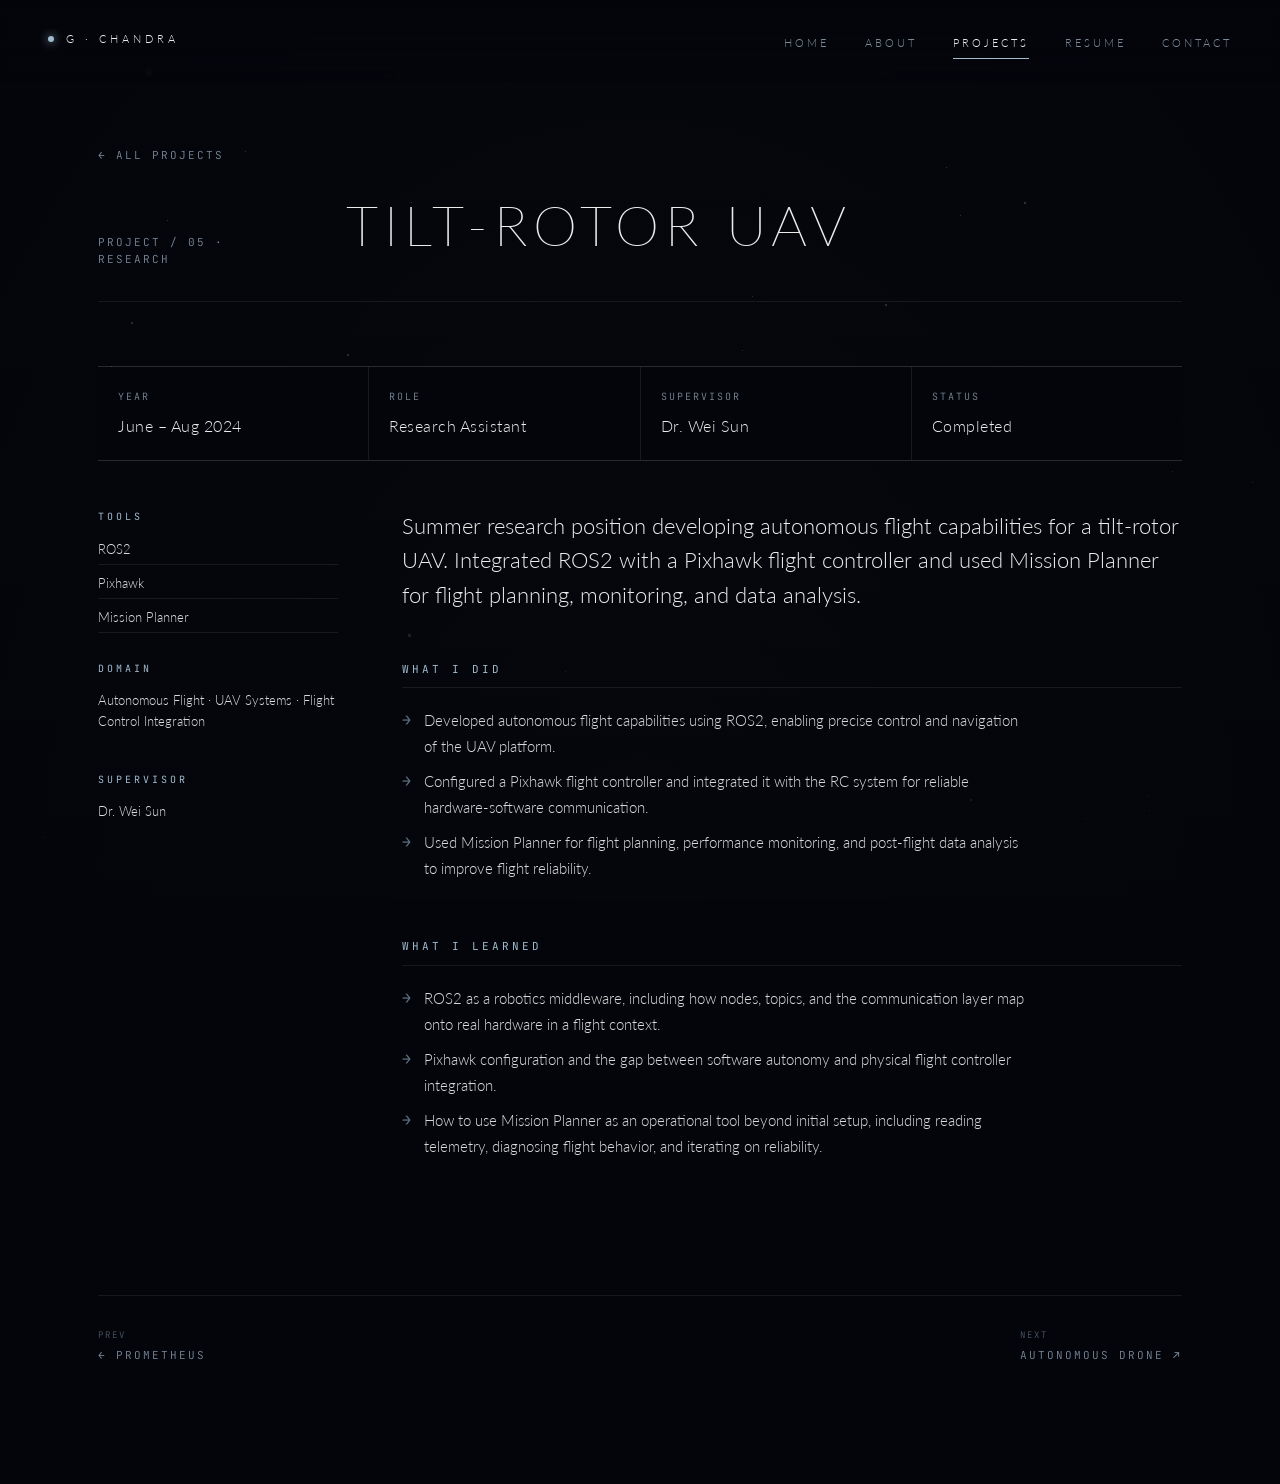
<file: project-tilt-rotor.html>
<!doctype html>
<html lang="en">
<head>
  <meta charset="utf-8" />
  <title>Tilt-Rotor UAV Research - Gautham Chandra</title>
  <meta name="viewport" content="width=device-width, initial-scale=1" />
  <meta name="description" content="Tilt-rotor UAV research at AIROU - VTOL-to-cruise transition, mechanism design, propulsion sizing, and flight controls." />
  <meta property="og:title" content="Tilt-Rotor UAV Research - Gautham Chandra" />
  <meta property="og:description" content="Undergraduate research on tilt-rotor VTOL aircraft: transition flight, propulsion, mechanism design, and control law development." />
  <meta property="og:type" content="website" />
  <link rel="preconnect" href="https://fonts.googleapis.com" />
  <link rel="preconnect" href="https://fonts.gstatic.com" crossorigin />
  <link href="https://fonts.googleapis.com/css2?family=Lato:wght@100;300;400;700&family=JetBrains+Mono:wght@300;400&display=swap" rel="stylesheet" />
  <link rel="icon" type="image/svg+xml" href="favicon.svg" />
  <link rel="stylesheet" href="shared/site.css" />
  <link rel="stylesheet" href="shared/project.css" />
</head>
<body>
  <a class="back-link-float" href="experience.html">&larr; All Projects</a>
  <nav class="nav">
    <a class="brand" href="index.html">
      <span class="dot"></span>
      <span>G &middot; CHANDRA</span>
    </a>
    <ul>
      <li><a href="index.html">Home</a></li>
      <li><a href="about.html">About</a></li>
      <li><a class="active" href="experience.html">Projects</a></li>
      <li><a href="resume.html">Resume</a></li>
      <li><a href="contact.html">Contact</a></li>
    </ul>
  </nav>

  <main class="page">
    <div class="page-inner">
      <a class="back-link" href="experience.html">&larr; All Projects</a>

      <header class="page-head">
        <div class="kicker">Project / 05 &middot; Research</div>
        <h1>Tilt-Rotor UAV</h1>
      </header>

      <div class="proj-meta-strip">
        <div><span class="lab">Year</span><span class="val">June &ndash; Aug 2024</span></div>
        <div><span class="lab">Role</span><span class="val">Research Assistant</span></div>
        <div><span class="lab">Supervisor</span><span class="val">Dr. Wei Sun</span></div>
        <div><span class="lab">Status</span><span class="val">Completed</span></div>
      </div>

      <div class="proj-grid">
        <aside class="proj-side">
          <div>
            <h3>Tools</h3>
            <ul>
              <li>ROS2</li>
              <li>Pixhawk</li>
              <li>Mission Planner</li>
            </ul>
          </div>
          <div>
            <h3>Domain</h3>
            <p class="row">Autonomous Flight &middot; UAV Systems &middot; Flight Control Integration</p>
          </div>
          <div>
            <h3>Supervisor</h3>
            <p class="row">Dr. Wei Sun</p>
          </div>
        </aside>

        <article class="proj-body">
          <p class="lede">
            Summer research position developing autonomous flight capabilities for a tilt-rotor UAV. Integrated ROS2 with a Pixhawk flight controller and used Mission Planner for flight planning, monitoring, and data analysis.
          </p>

          <section class="proj-section">
            <h2>What I Did</h2>
            <ul>
              <li>Developed autonomous flight capabilities using ROS2, enabling precise control and navigation of the UAV platform.</li>
              <li>Configured a Pixhawk flight controller and integrated it with the RC system for reliable hardware-software communication.</li>
              <li>Used Mission Planner for flight planning, performance monitoring, and post-flight data analysis to improve flight reliability.</li>
            </ul>
          </section>

          <section class="proj-section">
            <h2>What I Learned</h2>
            <ul>
              <li>ROS2 as a robotics middleware, including how nodes, topics, and the communication layer map onto real hardware in a flight context.</li>
              <li>Pixhawk configuration and the gap between software autonomy and physical flight controller integration.</li>
              <li>How to use Mission Planner as an operational tool beyond initial setup, including reading telemetry, diagnosing flight behavior, and iterating on reliability.</li>
            </ul>
          </section>
        </article>
      </div>

      <div class="proj-nav">
        <a href="project-prometheus.html"><span class="dir">Prev</span>&larr; PROMETHEUS</a>
        <a href="project-autonomous-drone.html"><span class="dir">Next</span>Autonomous Drone &nearr;</a>
      </div>
    </div>
  </main>

  <script src="shared/stars.js"></script>
  <script>
    const floatBtn = document.querySelector('.back-link-float');
    const inlineLink = document.querySelector('.back-link');
    if (floatBtn && inlineLink) {
      new IntersectionObserver(([e]) => floatBtn.classList.toggle('visible', !e.isIntersecting)).observe(inlineLink);
    }
  </script>
  <script>
    mountStars({ density: 'soft', speed: 0.5, dim: 0.94 });
  </script>
</body>
</html>
</file>
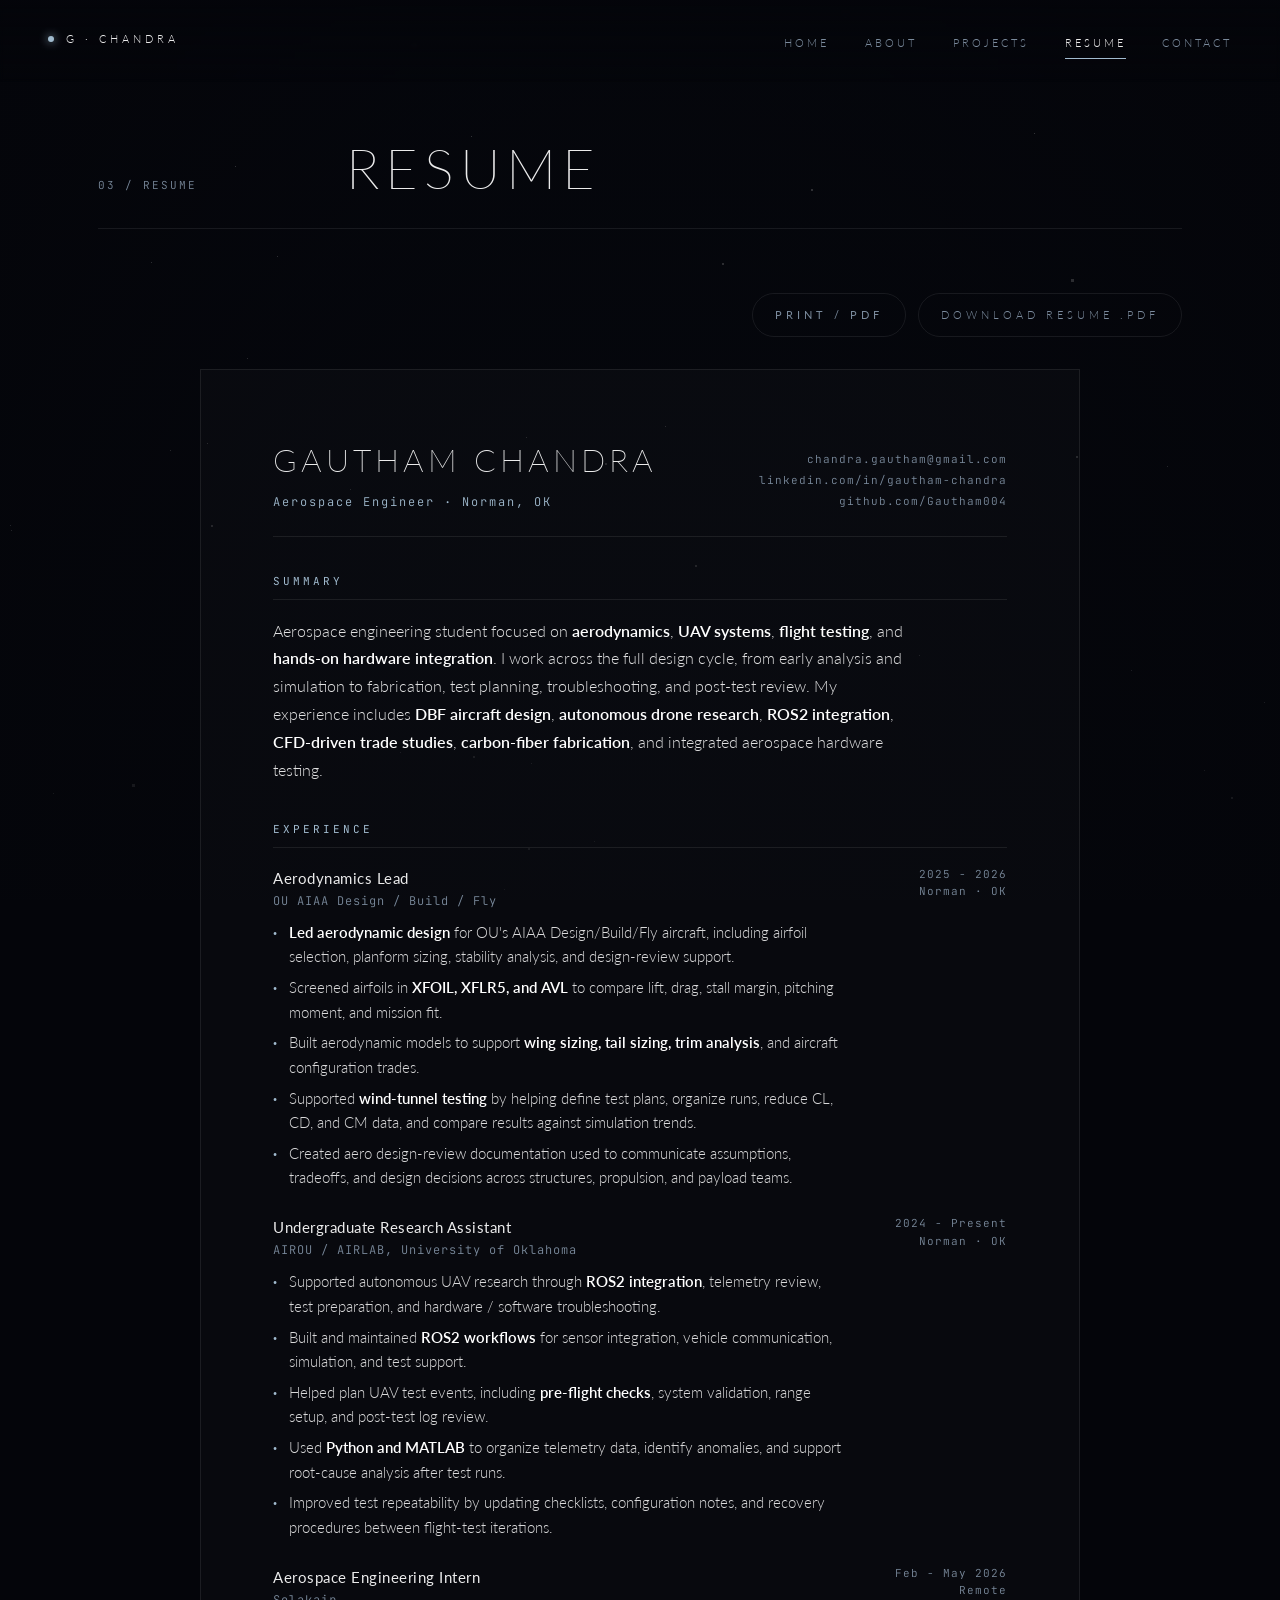
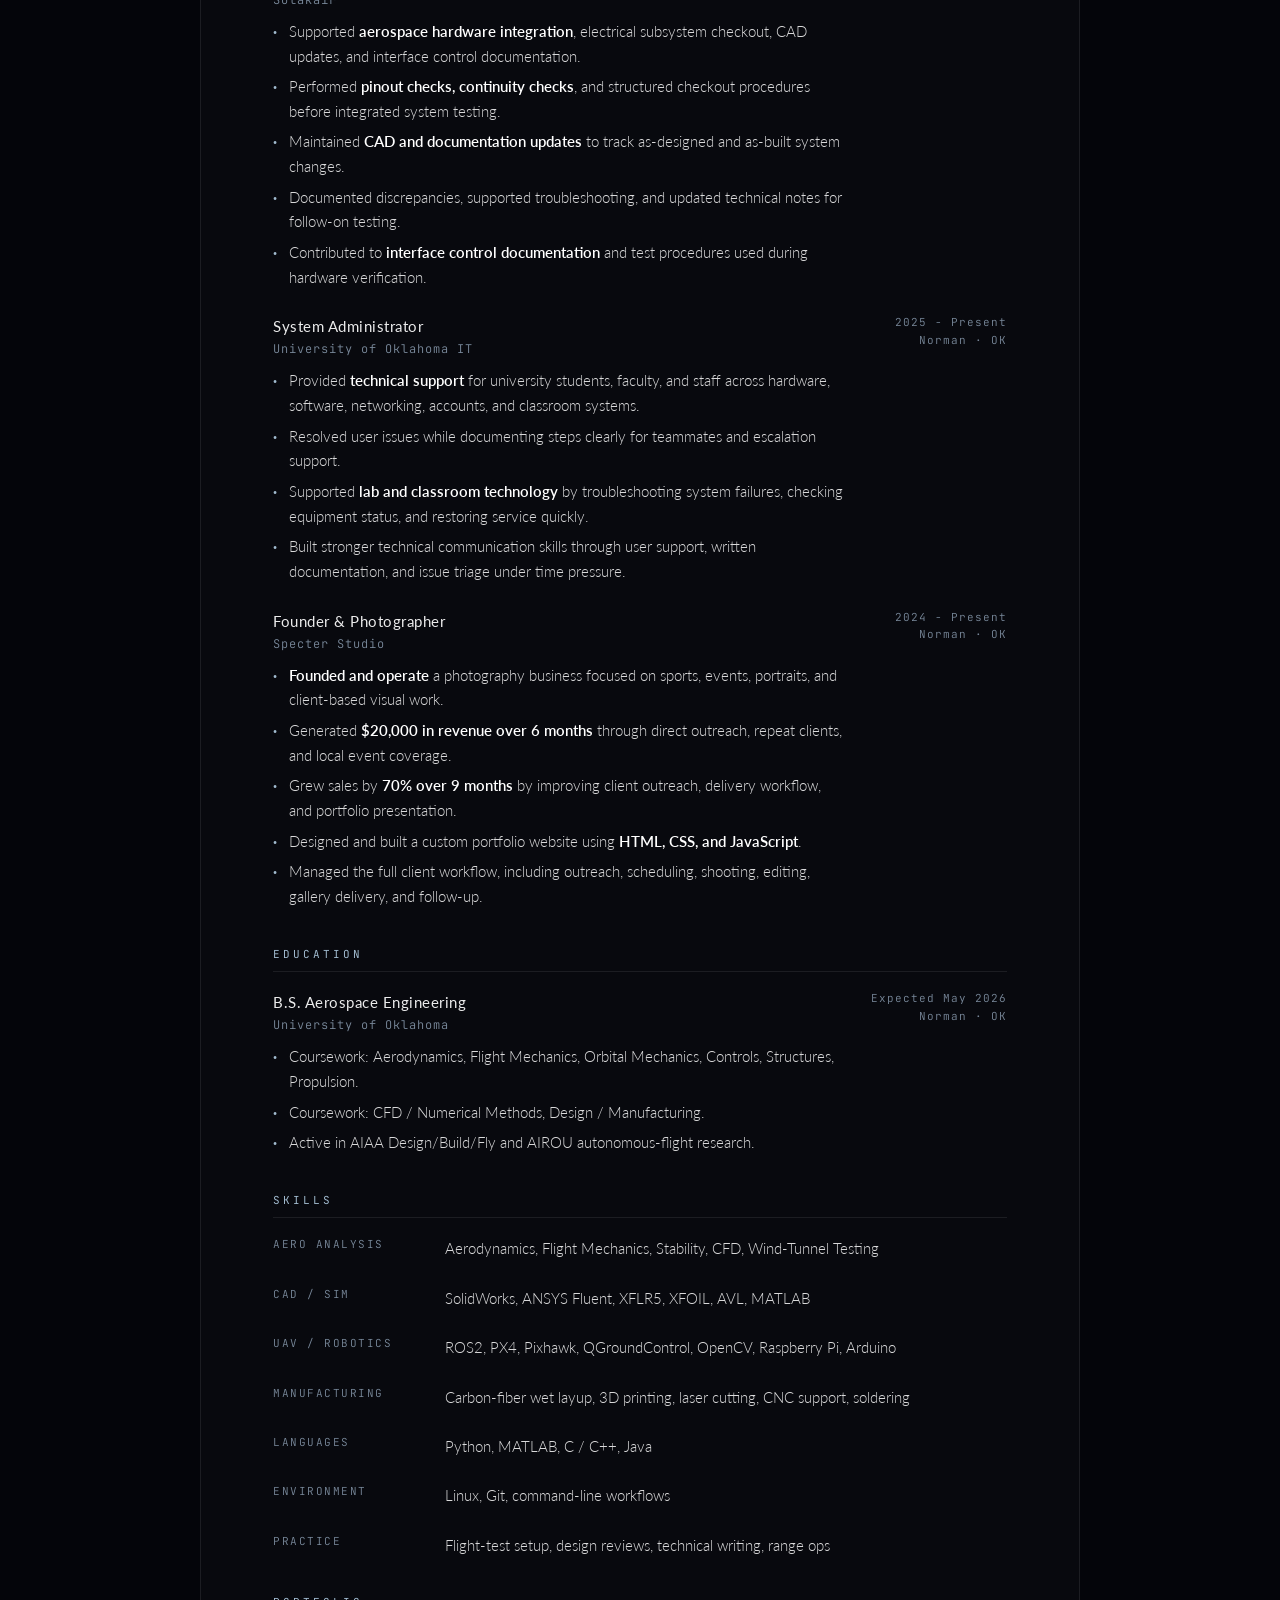
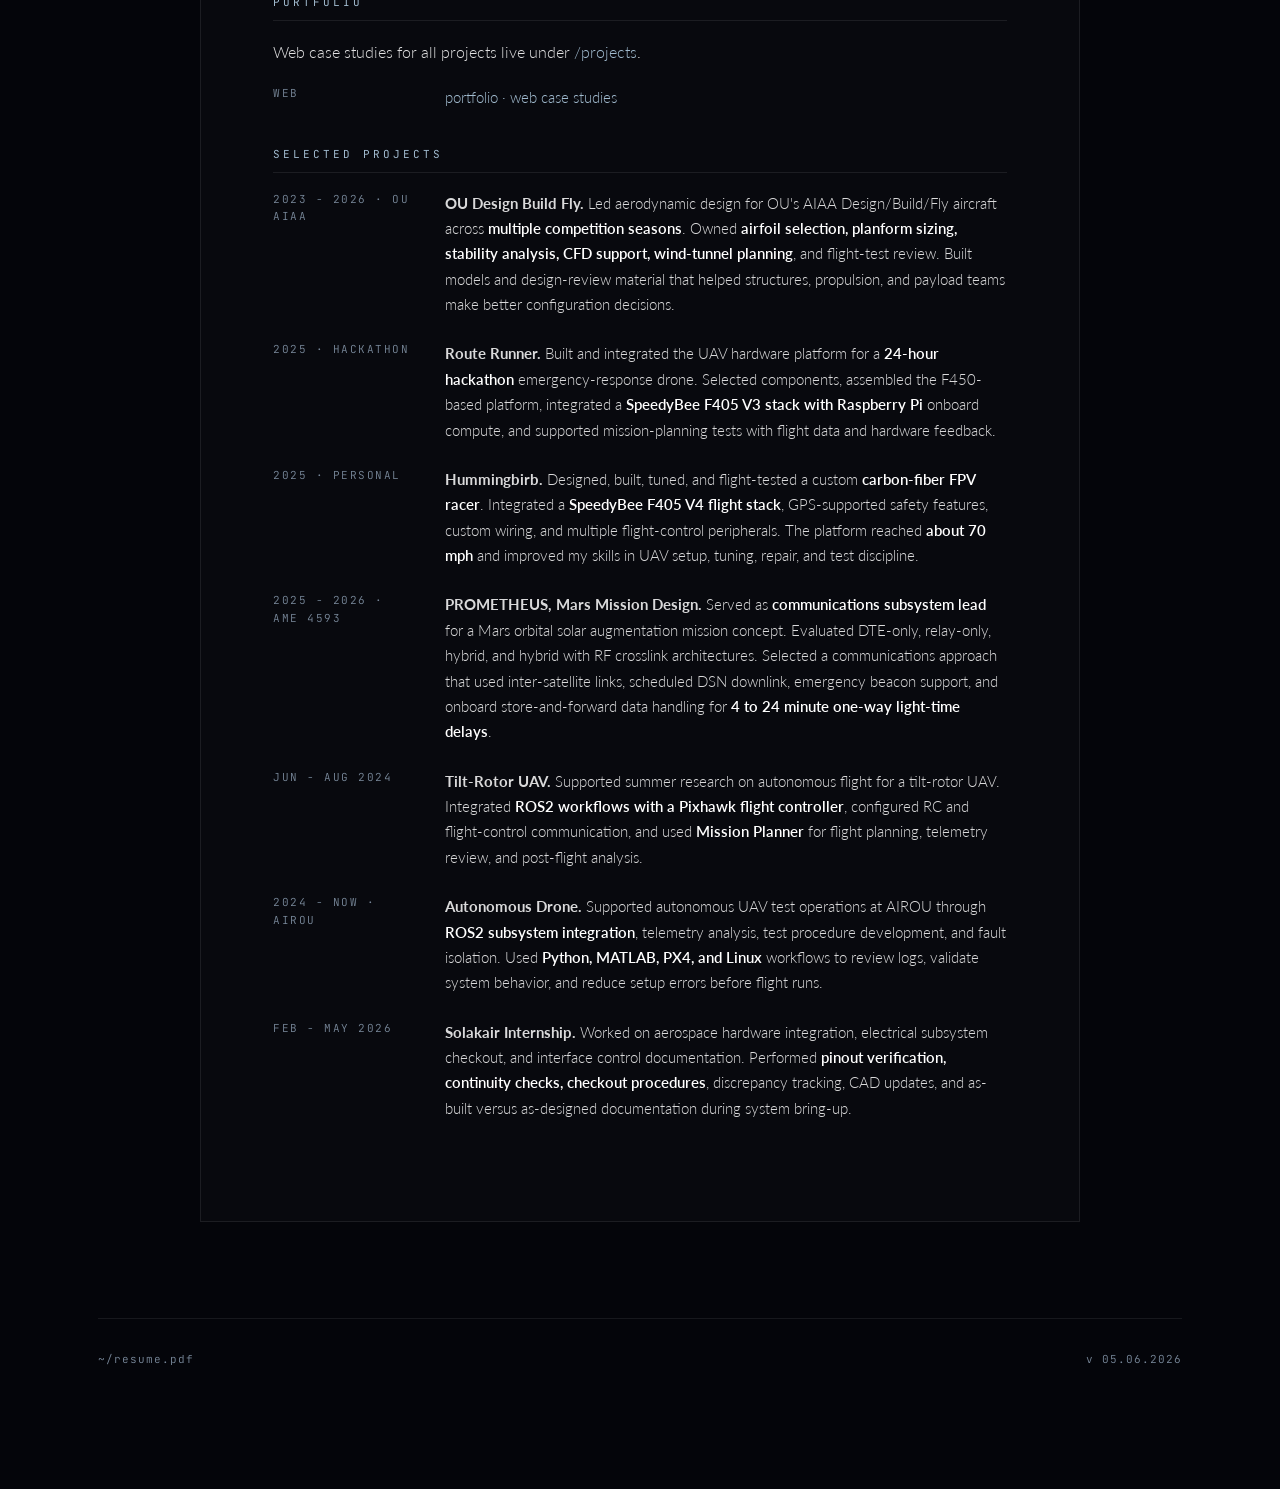
<file: resume.html>
<!doctype html>
<html lang="en">
<head>
  <meta charset="utf-8" />
  <title>Resume · Gautham Chandra</title>
  <meta name="viewport" content="width=device-width, initial-scale=1" />
  <link rel="preconnect" href="https://fonts.googleapis.com" />
  <link rel="preconnect" href="https://fonts.gstatic.com" crossorigin />
  <link href="https://fonts.googleapis.com/css2?family=Lato:wght@100;300;400;700&family=JetBrains+Mono:wght@300;400&display=swap" rel="stylesheet" />
  <link rel="icon" type="image/svg+xml" href="favicon.svg" />
  <link rel="stylesheet" href="shared/site.css" />
  <style>
    .resume-actions {
      display: flex; gap: 12px; margin-bottom: 32px;
      justify-content: flex-end;
    }
    .doc {
      background: rgba(255,255,255,0.02);
      border: 1px solid var(--rule);
      padding: 64px 72px;
      max-width: 880px;
      margin: 0 auto;
    }
    .doc-head {
      display: flex;
      justify-content: space-between;
      align-items: flex-end;
      padding-bottom: 24px;
      border-bottom: 1px solid var(--rule);
      margin-bottom: 36px;
    }
    .doc-head .name {
      font-size: 32px;
      font-weight: 200;
      letter-spacing: 4px;
      text-transform: uppercase;
      margin: 0;
    }
    .doc-head .role {
      font-family: var(--mono);
      font-size: 12px;
      color: var(--accent);
      letter-spacing: 2px;
      margin-top: 8px;
    }
    .doc-head .contact {
      text-align: right;
      font-family: var(--mono);
      font-size: 11px;
      color: var(--fg-muted);
      letter-spacing: 1px;
      line-height: 1.9;
    }
    .doc-head .contact a { color: var(--fg-muted); }
    .doc-head .contact a:hover { color: var(--fg); }

    .res-section { margin-bottom: 36px; }
    .res-section h2 {
      font-family: var(--mono);
      font-size: 11px;
      color: var(--accent);
      letter-spacing: 3px;
      text-transform: uppercase;
      margin: 0 0 18px;
      font-weight: 400;
      padding-bottom: 8px;
      border-bottom: 1px solid var(--rule);
    }

    .res-job {
      display: grid;
      grid-template-columns: 1fr 140px;
      gap: 24px;
      margin-bottom: 24px;
    }
    .res-job .title {
      font-size: 15px;
      font-weight: 400;
      margin: 0 0 2px;
      letter-spacing: 0.5px;
    }
    .res-job .co {
      font-family: var(--mono);
      font-size: 12px;
      color: var(--fg-muted);
      letter-spacing: 1px;
      margin-bottom: 10px;
    }
    .res-job .when {
      font-family: var(--mono);
      font-size: 11px;
      color: var(--fg-muted);
      letter-spacing: 1px;
      text-align: right;
    }
    .res-job ul {
      margin: 0; padding: 0; list-style: none;
      display: flex; flex-direction: column; gap: 6px;
    }
    .res-job li {
      font-size: 14.5px;
      line-height: 1.7;
      color: rgba(255,255,255,0.85);
      padding-left: 16px;
      position: relative;
    }
    .res-job li::before {
      content: '\00B7';
      position: absolute;
      left: 0;
      color: var(--accent);
      font-weight: 700;
    }
    .res-job li strong,
    .summary strong,
    .res-grid .val strong {
      color: rgba(255,255,255,1);
      font-weight: 600;
    }

    .res-grid {
      display: grid;
      grid-template-columns: 140px 1fr;
      gap: 24px 32px;
    }
    .res-grid .lab {
      font-family: var(--mono);
      font-size: 11px;
      color: var(--fg-muted);
      letter-spacing: 1.5px;
      text-transform: uppercase;
    }
    .res-grid .val {
      font-size: 14.5px;
      color: rgba(255,255,255,0.85);
      line-height: 1.75;
    }

    .summary {
      font-size: 15.5px;
      line-height: 1.8;
      color: rgba(255,255,255,0.88);
      max-width: 70ch;
    }

    @media (max-width: 760px) {
      .doc { padding: 32px 24px; }
      .doc-head { flex-direction: column; align-items: flex-start; gap: 16px; }
      .doc-head .contact { text-align: left; }
      .res-job { grid-template-columns: 1fr; gap: 4px; }
      .res-job .when { text-align: left; }
      .res-grid { grid-template-columns: 1fr; gap: 4px 0; }
      .res-grid .lab { margin-top: 12px; }
    }
  </style>
</head>
<body>
  <nav class="nav">
    <a class="brand" href="index.html">
      <span class="dot"></span>
      <span>G &middot; CHANDRA</span>
    </a>
    <ul>
      <li><a href="index.html">Home</a></li>
      <li><a href="about.html">About</a></li>
      <li><a href="experience.html">Projects</a></li>
      <li><a class="active" href="resume.html">Resume</a></li>
      <li><a href="contact.html">Contact</a></li>
    </ul>
  </nav>

  <main class="page">
    <div class="page-inner">
      <header class="page-head">
        <div class="kicker">03 / Resume</div>
        <h1>Resume</h1>
      </header>

      <div class="resume-actions">
        <button class="btn btn-ghost" onclick="window.print()">Print / PDF</button>
        <a class="btn btn-ghost" href="assets/Aerospace%20Resume%20Chandra.pdf" download="Gautham-Chandra-Resume.pdf">Download Resume .pdf</a>
      </div>

      <section class="doc">
        <header class="doc-head">
          <div>
            <h2 class="name">Gautham Chandra</h2>
            <div class="role">Aerospace Engineer &middot; Norman, OK</div>
          </div>
          <div class="contact">
            <a href="mailto:chandra.gautham@gmail.com">chandra.gautham@gmail.com</a><br />
            <a href="https://www.linkedin.com/in/gautham-chandra/" target="_blank" rel="noopener">linkedin.com/in/gautham-chandra</a><br />
            <a href="https://github.com/Gautham004" target="_blank" rel="noopener">github.com/Gautham004</a>
          </div>
        </header>

        <section class="res-section">
          <h2>Summary</h2>
          <p class="summary">
            Aerospace engineering student focused on <strong>aerodynamics</strong>,
            <strong>UAV systems</strong>, <strong>flight testing</strong>, and
            <strong>hands-on hardware integration</strong>. I work across the full
            design cycle, from early analysis and simulation to fabrication,
            test planning, troubleshooting, and post-test review. My experience
            includes <strong>DBF aircraft design</strong>, <strong>autonomous
            drone research</strong>, <strong>ROS2 integration</strong>,
            <strong>CFD-driven trade studies</strong>, <strong>carbon-fiber
            fabrication</strong>, and integrated aerospace hardware testing.
          </p>
        </section>

        <section class="res-section">
          <h2>Experience</h2>

          <div class="res-job">
            <div>
              <h3 class="title">Aerodynamics Lead</h3>
              <div class="co">OU AIAA Design / Build / Fly</div>
              <ul>
                <li><strong>Led aerodynamic design</strong> for OU's AIAA Design/Build/Fly aircraft, including airfoil selection, planform sizing, stability analysis, and design-review support.</li>
                <li>Screened airfoils in <strong>XFOIL, XFLR5, and AVL</strong> to compare lift, drag, stall margin, pitching moment, and mission fit.</li>
                <li>Built aerodynamic models to support <strong>wing sizing, tail sizing, trim analysis</strong>, and aircraft configuration trades.</li>
                <li>Supported <strong>wind-tunnel testing</strong> by helping define test plans, organize runs, reduce CL, CD, and CM data, and compare results against simulation trends.</li>
                <li>Created aero design-review documentation used to communicate assumptions, tradeoffs, and design decisions across structures, propulsion, and payload teams.</li>
              </ul>
            </div>
            <div class="when">2025 - 2026<br />Norman &middot; OK</div>
          </div>

          <div class="res-job">
            <div>
              <h3 class="title">Undergraduate Research Assistant</h3>
              <div class="co">AIROU / AIRLAB, University of Oklahoma</div>
              <ul>
                <li>Supported autonomous UAV research through <strong>ROS2 integration</strong>, telemetry review, test preparation, and hardware / software troubleshooting.</li>
                <li>Built and maintained <strong>ROS2 workflows</strong> for sensor integration, vehicle communication, simulation, and test support.</li>
                <li>Helped plan UAV test events, including <strong>pre-flight checks</strong>, system validation, range setup, and post-test log review.</li>
                <li>Used <strong>Python and MATLAB</strong> to organize telemetry data, identify anomalies, and support root-cause analysis after test runs.</li>
                <li>Improved test repeatability by updating checklists, configuration notes, and recovery procedures between flight-test iterations.</li>
              </ul>
            </div>
            <div class="when">2024 - Present<br />Norman &middot; OK</div>
          </div>

          <div class="res-job">
            <div>
              <h3 class="title">Aerospace Engineering Intern</h3>
              <div class="co">Solakair</div>
              <ul>
                <li>Supported <strong>aerospace hardware integration</strong>, electrical subsystem checkout, CAD updates, and interface control documentation.</li>
                <li>Performed <strong>pinout checks, continuity checks</strong>, and structured checkout procedures before integrated system testing.</li>
                <li>Maintained <strong>CAD and documentation updates</strong> to track as-designed and as-built system changes.</li>
                <li>Documented discrepancies, supported troubleshooting, and updated technical notes for follow-on testing.</li>
                <li>Contributed to <strong>interface control documentation</strong> and test procedures used during hardware verification.</li>
              </ul>
            </div>
            <div class="when">Feb - May 2026<br />Remote</div>
          </div>

          <div class="res-job">
            <div>
              <h3 class="title">System Administrator</h3>
              <div class="co">University of Oklahoma IT</div>
              <ul>
                <li>Provided <strong>technical support</strong> for university students, faculty, and staff across hardware, software, networking, accounts, and classroom systems.</li>
                <li>Resolved user issues while documenting steps clearly for teammates and escalation support.</li>
                <li>Supported <strong>lab and classroom technology</strong> by troubleshooting system failures, checking equipment status, and restoring service quickly.</li>
                <li>Built stronger technical communication skills through user support, written documentation, and issue triage under time pressure.</li>
              </ul>
            </div>
            <div class="when">2025 - Present<br />Norman &middot; OK</div>
          </div>

          <div class="res-job">
            <div>
              <h3 class="title">Founder &amp; Photographer</h3>
              <div class="co">Specter Studio</div>
              <ul>
                <li><strong>Founded and operate</strong> a photography business focused on sports, events, portraits, and client-based visual work.</li>
                <li>Generated <strong>$20,000 in revenue over 6 months</strong> through direct outreach, repeat clients, and local event coverage.</li>
                <li>Grew sales by <strong>70% over 9 months</strong> by improving client outreach, delivery workflow, and portfolio presentation.</li>
                <li>Designed and built a custom portfolio website using <strong>HTML, CSS, and JavaScript</strong>.</li>
                <li>Managed the full client workflow, including outreach, scheduling, shooting, editing, gallery delivery, and follow-up.</li>
              </ul>
            </div>
            <div class="when">2024 - Present<br />Norman &middot; OK</div>
          </div>
        </section>

        <section class="res-section">
          <h2>Education</h2>
          <div class="res-job">
            <div>
              <h3 class="title">B.S. Aerospace Engineering</h3>
              <div class="co">University of Oklahoma</div>
              <ul>
                <li>Coursework: Aerodynamics, Flight Mechanics, Orbital Mechanics, Controls, Structures, Propulsion.</li>
                <li>Coursework: CFD / Numerical Methods, Design / Manufacturing.</li>
                <li>Active in AIAA Design/Build/Fly and AIROU autonomous-flight research.</li>
              </ul>
            </div>
            <div class="when">Expected May 2026<br />Norman &middot; OK</div>
          </div>
        </section>

        <section class="res-section">
          <h2>Skills</h2>
          <div class="res-grid">
            <div class="lab">Aero Analysis</div>
            <div class="val">Aerodynamics, Flight Mechanics, Stability, CFD, Wind-Tunnel Testing</div>
            <div class="lab">CAD / Sim</div>
            <div class="val">SolidWorks, ANSYS Fluent, XFLR5, XFOIL, AVL, MATLAB</div>
            <div class="lab">UAV / Robotics</div>
            <div class="val">ROS2, PX4, Pixhawk, QGroundControl, OpenCV, Raspberry Pi, Arduino</div>
            <div class="lab">Manufacturing</div>
            <div class="val">Carbon-fiber wet layup, 3D printing, laser cutting, CNC support, soldering</div>
            <div class="lab">Languages</div>
            <div class="val">Python, MATLAB, C / C++, Java</div>
            <div class="lab">Environment</div>
            <div class="val">Linux, Git, command-line workflows</div>
            <div class="lab">Practice</div>
            <div class="val">Flight-test setup, design reviews, technical writing, range ops</div>
          </div>
        </section>

        <section class="res-section">
          <h2>Portfolio</h2>
          <p class="summary" style="margin-bottom: 18px;">
            Web case studies for all projects live under
            <a href="experience.html" style="color: var(--accent);">/projects</a>.
          </p>
          <div class="res-grid">
            <div class="lab">Web</div>
            <div class="val">
              <a href="experience.html" style="color: var(--accent);">portfolio &middot; web case studies</a>
            </div>
          </div>
        </section>

        <section class="res-section">
          <h2>Selected Projects</h2>
          <div class="res-grid">
            <div class="lab">2023 - 2026 &middot; OU AIAA</div>
            <div class="val"><b><a href="project-dbf.html" style="color: inherit;">OU Design Build Fly.</a></b> Led aerodynamic design for OU's AIAA Design/Build/Fly aircraft across <strong>multiple competition seasons</strong>. Owned <strong>airfoil selection, planform sizing, stability analysis, CFD support, wind-tunnel planning</strong>, and flight-test review. Built models and design-review material that helped structures, propulsion, and payload teams make better configuration decisions.</div>
            <div class="lab">2025 &middot; Hackathon</div>
            <div class="val"><b><a href="project-route-runner.html" style="color: inherit;">Route Runner.</a></b> Built and integrated the UAV hardware platform for a <strong>24-hour hackathon</strong> emergency-response drone. Selected components, assembled the F450-based platform, integrated a <strong>SpeedyBee F405 V3 stack with Raspberry Pi</strong> onboard compute, and supported mission-planning tests with flight data and hardware feedback.</div>
            <div class="lab">2025 &middot; Personal</div>
            <div class="val"><b><a href="project-hummingbirb.html" style="color: inherit;">Hummingbirb.</a></b> Designed, built, tuned, and flight-tested a custom <strong>carbon-fiber FPV racer</strong>. Integrated a <strong>SpeedyBee F405 V4 flight stack</strong>, GPS-supported safety features, custom wiring, and multiple flight-control peripherals. The platform reached <strong>about 70 mph</strong> and improved my skills in UAV setup, tuning, repair, and test discipline.</div>
            <div class="lab">2025 - 2026 &middot; AME 4593</div>
            <div class="val"><b><a href="project-prometheus.html" style="color: inherit;">PROMETHEUS, Mars Mission Design.</a></b> Served as <strong>communications subsystem lead</strong> for a Mars orbital solar augmentation mission concept. Evaluated DTE-only, relay-only, hybrid, and hybrid with RF crosslink architectures. Selected a communications approach that used inter-satellite links, scheduled DSN downlink, emergency beacon support, and onboard store-and-forward data handling for <strong>4 to 24 minute one-way light-time delays</strong>.</div>
            <div class="lab">Jun - Aug 2024</div>
            <div class="val"><b><a href="project-tilt-rotor.html" style="color: inherit;">Tilt-Rotor UAV.</a></b> Supported summer research on autonomous flight for a tilt-rotor UAV. Integrated <strong>ROS2 workflows with a Pixhawk flight controller</strong>, configured RC and flight-control communication, and used <strong>Mission Planner</strong> for flight planning, telemetry review, and post-flight analysis.</div>
            <div class="lab">2024 - Now &middot; AIROU</div>
            <div class="val"><b><a href="project-autonomous-drone.html" style="color: inherit;">Autonomous Drone.</a></b> Supported autonomous UAV test operations at AIROU through <strong>ROS2 subsystem integration</strong>, telemetry analysis, test procedure development, and fault isolation. Used <strong>Python, MATLAB, PX4, and Linux</strong> workflows to review logs, validate system behavior, and reduce setup errors before flight runs.</div>
            <div class="lab">Feb - May 2026</div>
            <div class="val"><b><a href="project-solakair.html" style="color: inherit;">Solakair Internship.</a></b> Worked on aerospace hardware integration, electrical subsystem checkout, and interface control documentation. Performed <strong>pinout verification, continuity checks, checkout procedures</strong>, discrepancy tracking, CAD updates, and as-built versus as-designed documentation during system bring-up.</div>
          </div>
        </section>
      </section>

      <div class="foot">
        <span>~/resume.pdf</span>
        <span>v 05.06.2026</span>
      </div>
    </div>
  </main>

  <script src="shared/stars.js"></script>
  <script>
    mountStars({ density: 'soft', speed: 0.4, dim: 0.94 });
  </script>
</body>
</html>
</file>
<file: shared/site.css>
/* Shared site styles for the portfolio */
:root {
  --bg: #04050A;
  --bg-2: #0E1520;
  --fg: rgba(255,255,255,0.92);
  --fg-muted: #7a8a9c;
  --fg-dim: #4a5868;
  --accent: oklch(0.78 0.04 240);
  --accent-dim: oklch(0.55 0.04 240);
  --rule: rgba(255,255,255,0.08);
  --rule-strong: rgba(255,255,255,0.18);
  --mono: 'JetBrains Mono', ui-monospace, SFMono-Regular, Menlo, monospace;
  --sans: 'Lato', -apple-system, system-ui, sans-serif;
}

* { box-sizing: border-box; }
html, body { margin: 0; padding: 0; }
body {
  font-family: var(--sans);
  color: var(--fg);
  background: var(--bg);
  font-weight: 300;
  -webkit-font-smoothing: antialiased;
  min-height: 100vh;
  line-height: 1.6;
}

a { color: var(--fg); text-decoration: none; }

.text-clip {
  background: linear-gradient(to bottom, white 0%, #38495a 100%);
  -webkit-background-clip: text;
  -webkit-text-fill-color: transparent;
  background-clip: text;
}

/* Nav */
.nav {
  position: fixed;
  top: 0; left: 0; right: 0;
  z-index: 100;
  display: flex;
  align-items: center;
  justify-content: space-between;
  padding: 28px 48px;
  background: linear-gradient(180deg, rgba(4,5,10,0.9) 0%, rgba(4,5,10,0) 100%);
  backdrop-filter: blur(2px);
  -webkit-backdrop-filter: blur(2px);
}
.nav .brand {
  font-size: 11px;
  letter-spacing: 4px;
  text-transform: uppercase;
  color: var(--fg);
  display: flex;
  align-items: center;
  gap: 12px;
}
.nav .brand .dot {
  width: 6px; height: 6px; border-radius: 50%;
  background: var(--accent);
  box-shadow: 0 0 10px var(--accent);
}
.nav ul {
  list-style: none;
  display: flex;
  gap: 36px;
  margin: 0; padding: 0;
}
.nav a {
  font-size: 11px;
  letter-spacing: 3px;
  text-transform: uppercase;
  color: var(--fg-muted);
  transition: color 0.25s ease;
  position: relative;
  padding-bottom: 4px;
}
.nav a:hover { color: var(--fg); }
.nav a.active { color: var(--fg); }
.nav a.active::after {
  content: '';
  position: absolute;
  left: 0; right: 0; bottom: -6px;
  height: 1px;
  background: var(--accent);
}

/* Page chrome */
.page {
  min-height: 100vh;
  position: relative;
  z-index: 1;
}
.page-inner {
  max-width: 1180px;
  margin: 0 auto;
  padding: 140px 48px 120px;
}
.page-head {
  display: grid;
  grid-template-columns: 200px 1fr;
  gap: 48px;
  align-items: baseline;
  border-bottom: 1px solid var(--rule);
  padding-bottom: 32px;
  margin-bottom: 64px;
}
.page-head .kicker {
  font-family: var(--mono);
  font-size: 11px;
  color: var(--fg-muted);
  letter-spacing: 2px;
}
.page-head h1 {
  margin: 0;
  font-weight: 200;
  font-size: 56px;
  letter-spacing: 6px;
  text-transform: uppercase;
  line-height: 1;
}

/* Footer */
.foot {
  border-top: 1px solid var(--rule);
  margin-top: 96px;
  padding: 32px 0 0;
  display: flex;
  justify-content: space-between;
  font-family: var(--mono);
  font-size: 11px;
  color: var(--fg-muted);
  letter-spacing: 1px;
}

/* Buttons */
.btn {
  display: inline-flex;
  align-items: center;
  gap: 12px;
  padding: 14px 28px;
  border: 1px solid var(--rule-strong);
  color: var(--fg);
  font-family: var(--sans);
  font-size: 11px;
  letter-spacing: 4px;
  text-transform: uppercase;
  border-radius: 999px;
  cursor: pointer;
  background: transparent;
  transition: background 0.25s ease, color 0.25s ease, border-color 0.25s ease;
}
.btn:hover {
  background: rgba(255,255,255,0.92);
  color: var(--bg);
  border-color: rgba(255,255,255,0.92);
}
.btn-ghost {
  padding: 12px 22px;
  border-color: var(--rule);
  color: var(--fg-muted);
}
.btn-ghost:hover {
  background: transparent;
  color: var(--fg);
  border-color: var(--rule-strong);
}
.btn-primary {
  background: rgba(255,255,255,0.95);
  color: var(--bg);
  border-color: rgba(255,255,255,0.95);
}
.btn-primary:hover {
  background: #fff;
  color: var(--bg);
  border-color: #fff;
  transform: translateY(-1px);
  box-shadow: 0 10px 28px rgba(255,255,255,0.18);
}

/* Mono labels */
.mono { font-family: var(--mono); }
.kicker {
  font-family: var(--mono);
  font-size: 11px;
  color: var(--fg-muted);
  letter-spacing: 2px;
  text-transform: uppercase;
}

/* Section heading */
.section-head {
  display: flex;
  align-items: baseline;
  gap: 16px;
  margin-bottom: 32px;
  padding-bottom: 12px;
  border-bottom: 1px solid var(--rule);
}
.section-head .num {
  font-family: var(--mono);
  font-size: 11px;
  color: var(--accent);
  letter-spacing: 2px;
}
.section-head h2 {
  margin: 0;
  font-weight: 300;
  font-size: 13px;
  letter-spacing: 4px;
  text-transform: uppercase;
}

/* Placeholder image */
.ph {
  background:
    repeating-linear-gradient(135deg,
      rgba(255,255,255,0.04) 0 8px,
      rgba(255,255,255,0.02) 8px 16px);
  border: 1px solid var(--rule);
  display: flex;
  align-items: center;
  justify-content: center;
  font-family: var(--mono);
  font-size: 11px;
  color: var(--fg-dim);
  letter-spacing: 2px;
  text-transform: uppercase;
}

@media (max-width: 760px) {
  .nav { padding: 20px 24px; }
  .nav ul { gap: 18px; }
  .page-inner { padding: 120px 24px 80px; }
  .page-head { grid-template-columns: 1fr; gap: 12px; }
  .page-head h1 { font-size: 36px; letter-spacing: 4px; }
}
</file>
<file: shared/project.css>
/* Project detail page layout */
.back-link {
  display: inline-flex;
  align-items: center;
  gap: 8px;
  font-family: var(--mono);
  font-size: 11px;
  letter-spacing: 2px;
  text-transform: uppercase;
  color: var(--fg-muted);
  margin-bottom: 32px;
  transition: color 0.2s ease, transform 0.2s ease;
}
.back-link:hover { color: var(--fg); transform: translateX(-3px); }

.proj-meta-strip {
  display: grid;
  grid-template-columns: repeat(4, 1fr);
  gap: 1px;
  background: var(--rule);
  border-top: 1px solid var(--rule);
  border-bottom: 1px solid var(--rule);
  margin-bottom: 48px;
}
.proj-meta-strip > div {
  background: var(--bg);
  padding: 22px 20px;
}
.proj-meta-strip .lab {
  display: block;
  font-family: var(--mono);
  font-size: 10px;
  color: var(--fg-muted);
  letter-spacing: 2px;
  text-transform: uppercase;
  margin-bottom: 8px;
}
.proj-meta-strip .val {
  display: block;
  font-size: 16px;
  font-weight: 300;
  letter-spacing: 0.5px;
  color: var(--fg);
}

.proj-hero {
  aspect-ratio: 16/9;
  width: 100%;
  margin-bottom: 64px;
  overflow: hidden;
  border: 1px solid var(--rule);
}
.proj-hero img,
.proj-figure img {
  width: 100%;
  height: 100%;
  object-fit: cover;
  display: block;
}
.proj-figure {
  margin: 32px 0;
}
.proj-figure .img-wrap {
  aspect-ratio: 16/9;
  width: 100%;
  overflow: hidden;
  border: 1px solid var(--rule);
}

.proj-grid {
  display: grid;
  grid-template-columns: 240px 1fr;
  gap: 64px;
  align-items: start;
}

.proj-side {
  position: sticky;
  top: 120px;
  display: flex;
  flex-direction: column;
  gap: 28px;
}
.proj-side h3 {
  font-family: var(--mono);
  font-size: 10px;
  color: var(--accent);
  letter-spacing: 3px;
  text-transform: uppercase;
  margin: 0 0 10px;
  font-weight: 400;
}
.proj-side ul {
  list-style: none;
  padding: 0;
  margin: 0;
  display: flex;
  flex-direction: column;
  gap: 4px;
}
.proj-side ul li {
  font-size: 13px;
  color: rgba(255,255,255,0.85);
  padding: 4px 0;
  border-bottom: 1px solid var(--rule);
}
.proj-side .row {
  font-size: 13px;
  color: rgba(255,255,255,0.85);
  line-height: 1.6;
}
.proj-side a {
  font-size: 13px;
  color: var(--fg-muted);
  display: inline-flex;
  align-items: center;
  gap: 6px;
  padding: 4px 0;
  border-bottom: 1px solid var(--rule);
  transition: color 0.2s ease;
}
.proj-side a:hover { color: var(--accent); }

.proj-body {
  font-size: 16px;
  line-height: 1.8;
  color: rgba(255,255,255,0.85);
  font-weight: 300;
}
.proj-body .lede {
  font-size: 22px;
  line-height: 1.55;
  color: var(--fg);
  font-weight: 300;
  margin: 0 0 48px;
  text-wrap: pretty;
}

.proj-section {
  margin-bottom: 56px;
}
.proj-section h2 {
  font-family: var(--mono);
  font-size: 11px;
  color: var(--accent);
  letter-spacing: 3px;
  text-transform: uppercase;
  margin: 0 0 20px;
  font-weight: 400;
  padding-bottom: 8px;
  border-bottom: 1px solid var(--rule);
}
.proj-section p {
  margin: 0 0 18px;
  max-width: 70ch;
}
.proj-section ul {
  margin: 0 0 18px;
  padding: 0;
  list-style: none;
  display: flex;
  flex-direction: column;
  gap: 10px;
}
.proj-section ul li {
  font-size: 15px;
  line-height: 1.7;
  color: rgba(255,255,255,0.85);
  padding-left: 22px;
  position: relative;
  max-width: 70ch;
}
.proj-section ul li::before {
  content: '\2192';
  position: absolute;
  left: 0; top: 0;
  color: var(--accent-dim);
  font-family: var(--mono);
}

.proj-figure {
  margin: 32px 0;
}
.proj-figure .ph {
  aspect-ratio: 16/9;
  width: 100%;
}
.proj-figure figcaption {
  font-family: var(--mono);
  font-size: 10px;
  color: var(--fg-muted);
  letter-spacing: 2px;
  text-transform: uppercase;
  margin-top: 12px;
  text-align: center;
}

.proj-nav {
  margin-top: 80px;
  padding-top: 32px;
  border-top: 1px solid var(--rule);
  display: flex;
  justify-content: space-between;
  gap: 24px;
}
.proj-nav a {
  font-family: var(--mono);
  font-size: 11px;
  letter-spacing: 2px;
  text-transform: uppercase;
  color: var(--fg-muted);
  transition: color 0.2s ease;
}
.proj-nav a:hover { color: var(--fg); }
.proj-nav a .dir {
  display: block;
  font-size: 9px;
  color: var(--fg-dim);
  margin-bottom: 4px;
}

/* Floating back button — appears after the inline back-link scrolls out of view */
.back-link-float {
  position: fixed;
  top: 80px;
  left: 28px;
  z-index: 100;
  display: inline-flex;
  align-items: center;
  gap: 8px;
  font-family: var(--mono);
  font-size: 10px;
  letter-spacing: 2px;
  text-transform: uppercase;
  color: var(--fg-muted);
  background: var(--bg);
  border: 1px solid var(--rule);
  padding: 8px 14px;
  text-decoration: none;
  opacity: 0;
  pointer-events: none;
  transform: translateX(-8px);
  transition: opacity 0.25s ease, transform 0.25s ease, color 0.2s ease;
}
.back-link-float.visible {
  opacity: 1;
  pointer-events: auto;
  transform: translateX(0);
}
.back-link-float:hover { color: var(--fg); }

@media (max-width: 900px) {
  .proj-meta-strip { grid-template-columns: 1fr 1fr; }
  .proj-grid { grid-template-columns: 1fr; gap: 32px; }
  .proj-side { position: static; }
  .back-link-float { display: none; }
}
</file>
